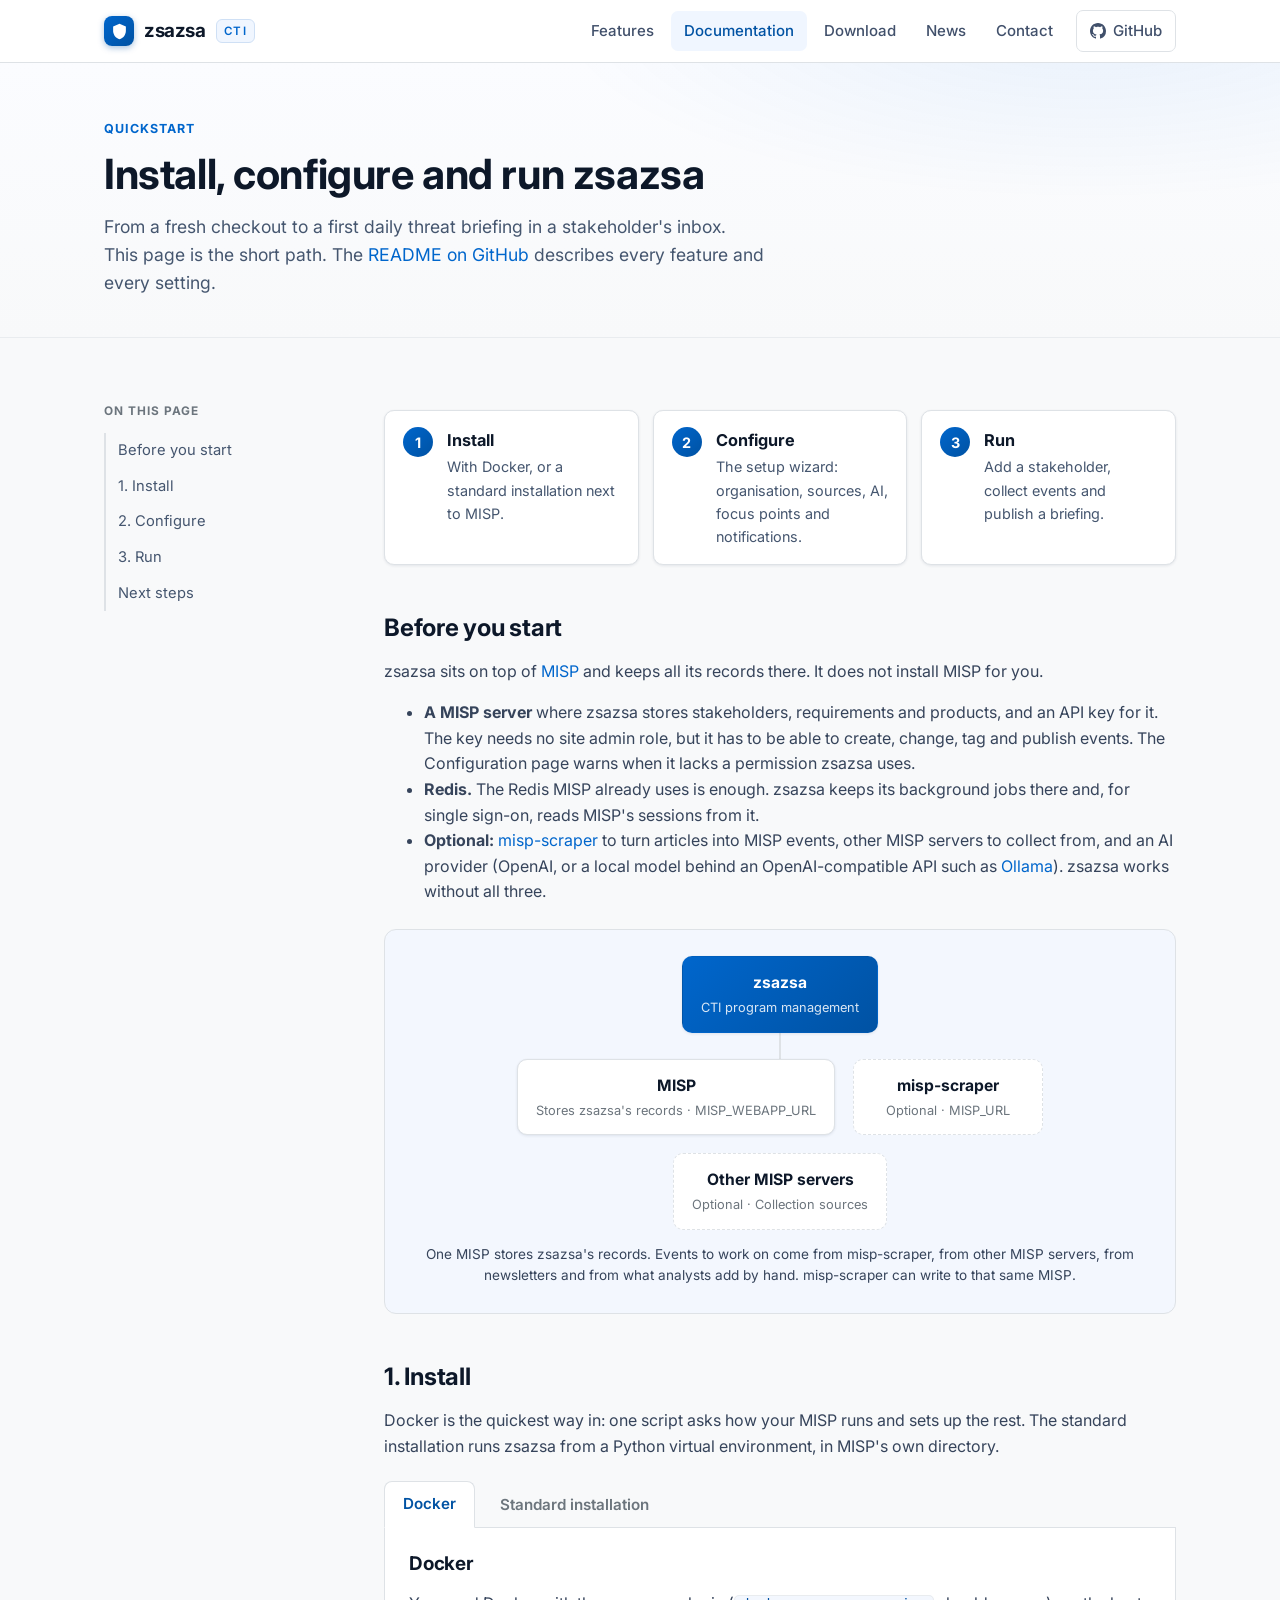
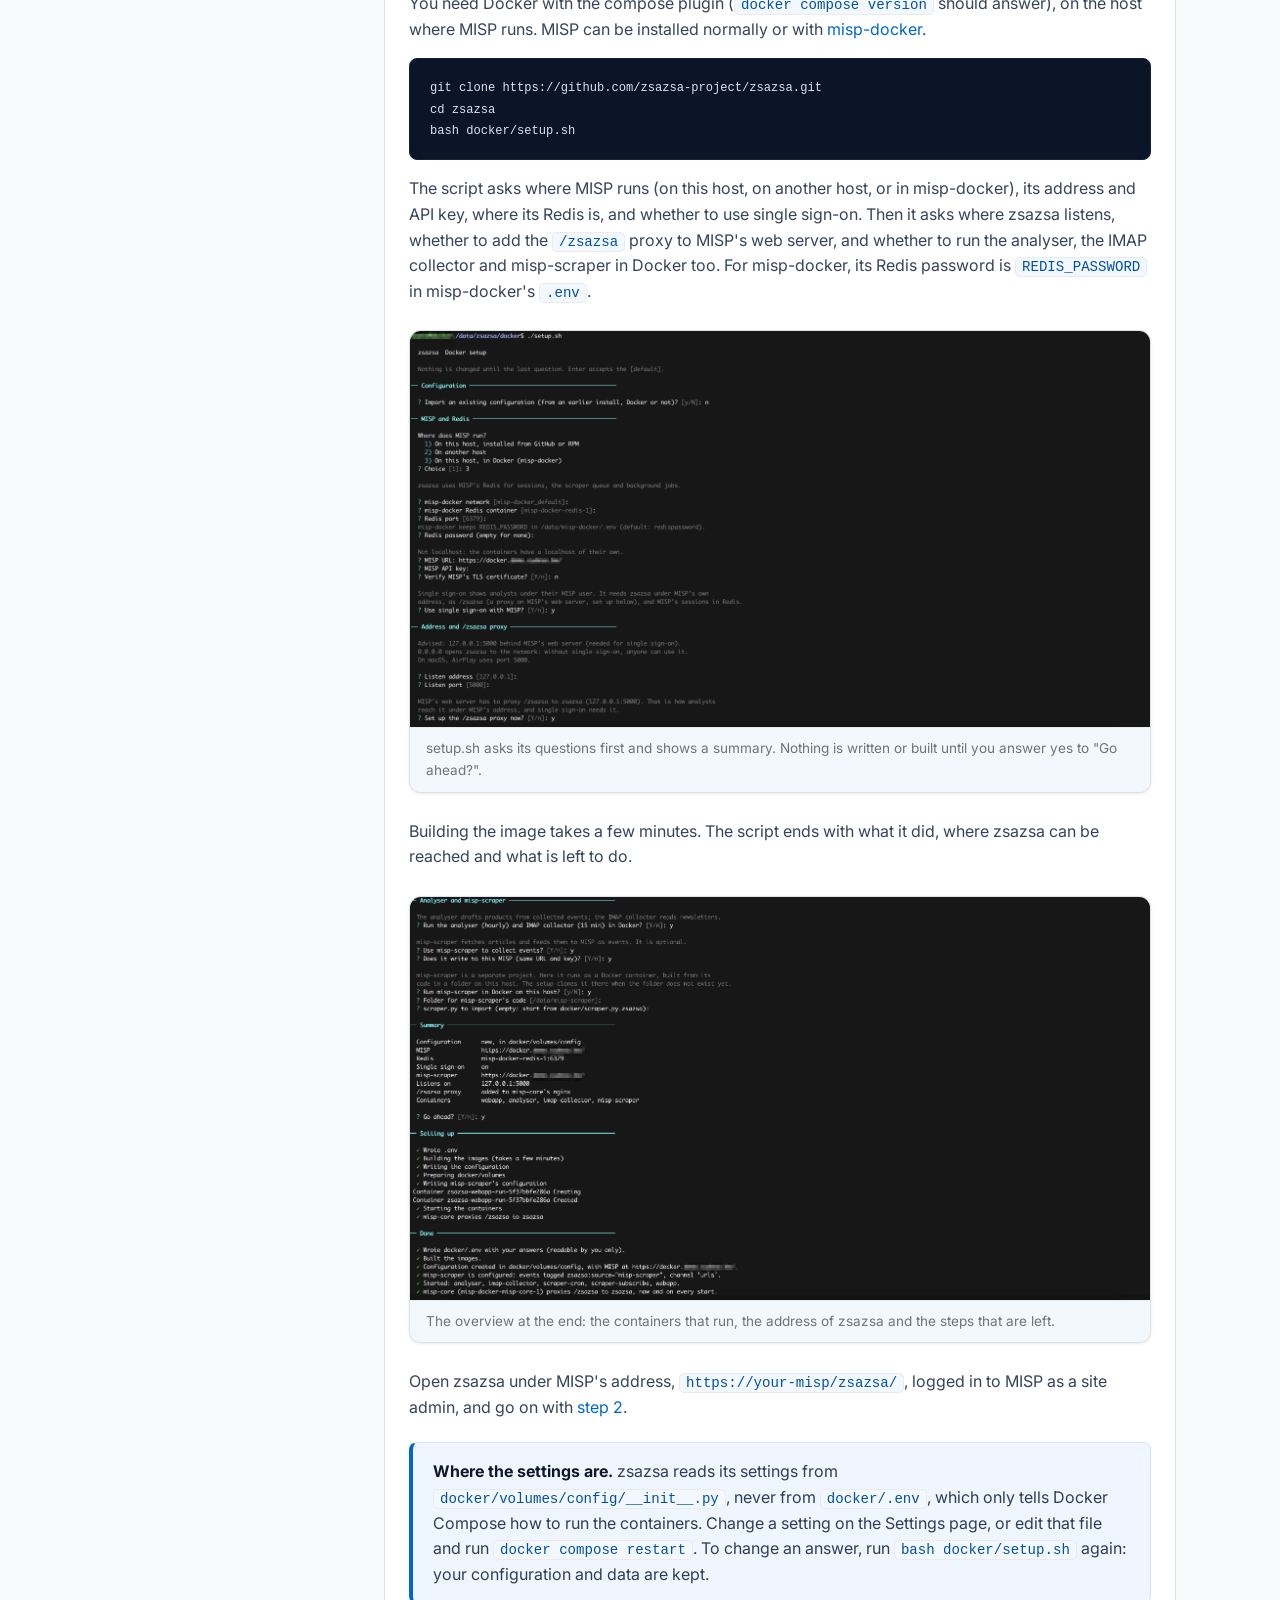
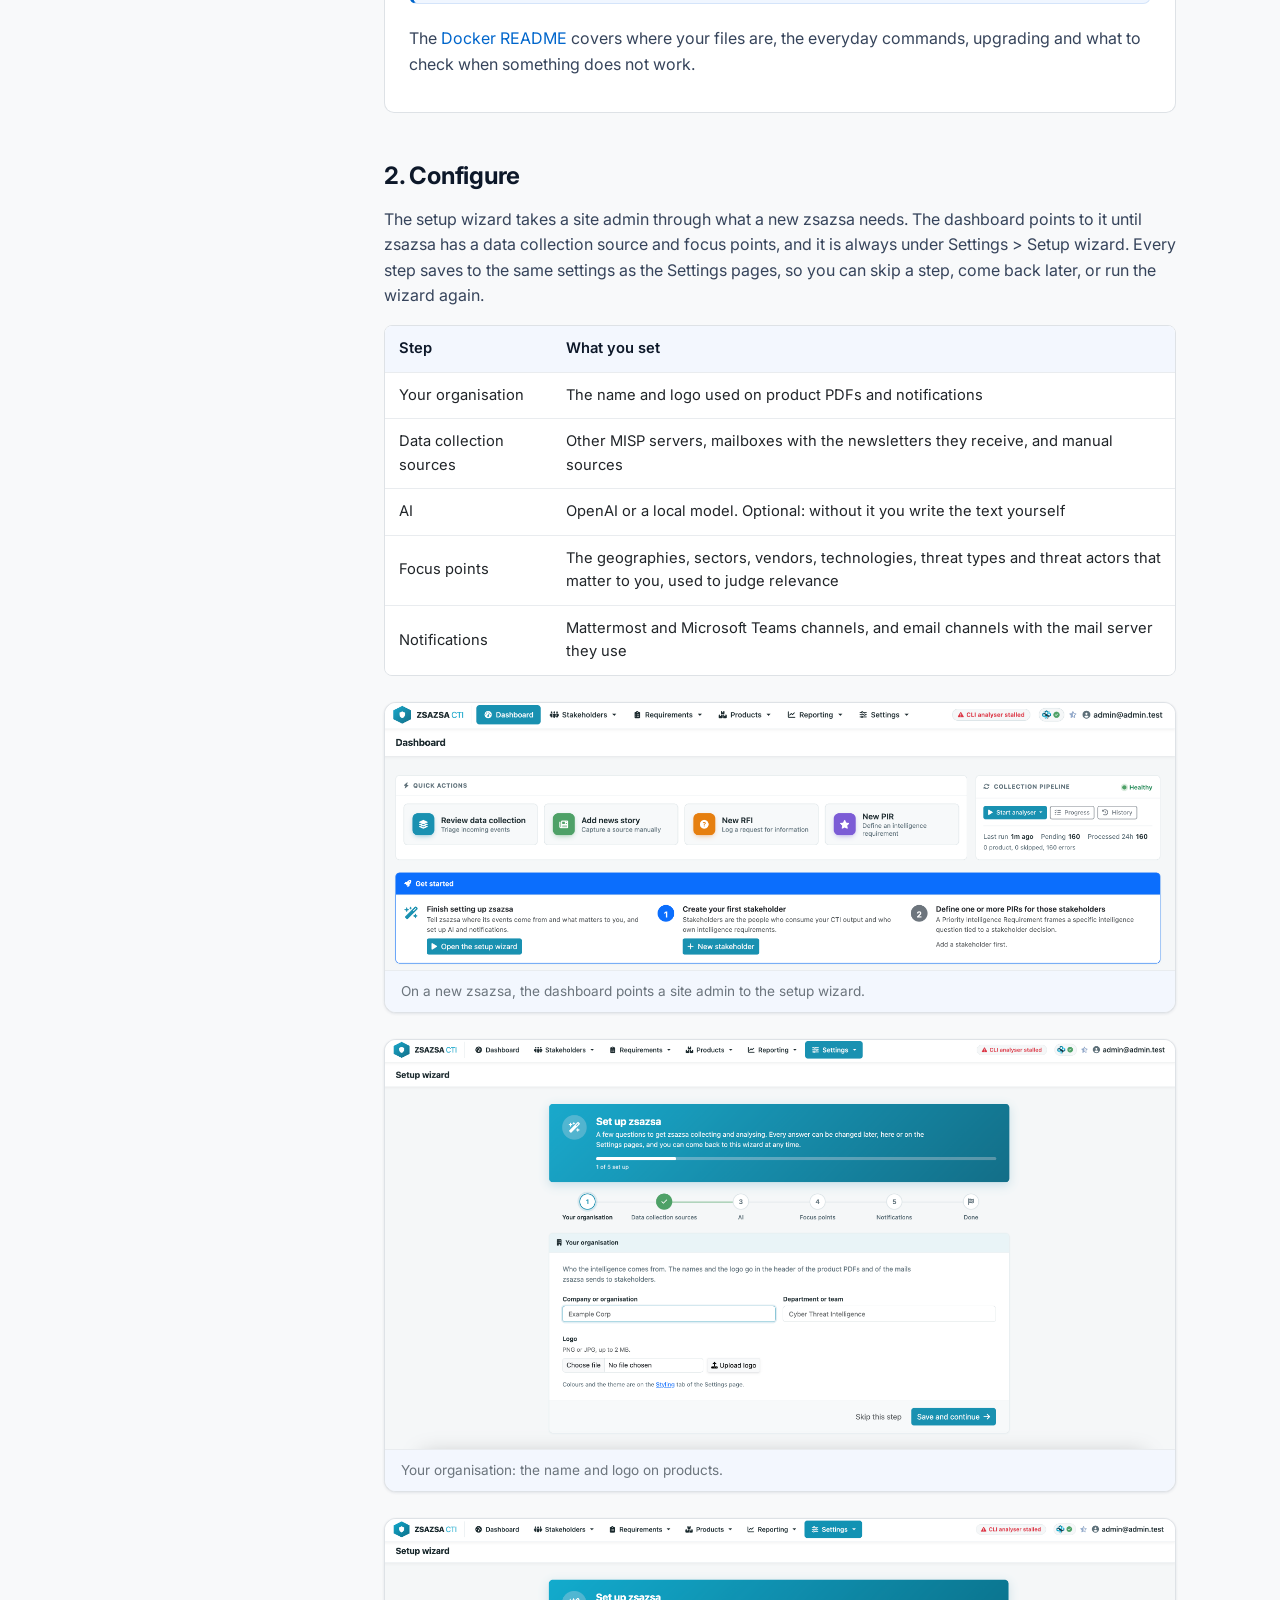
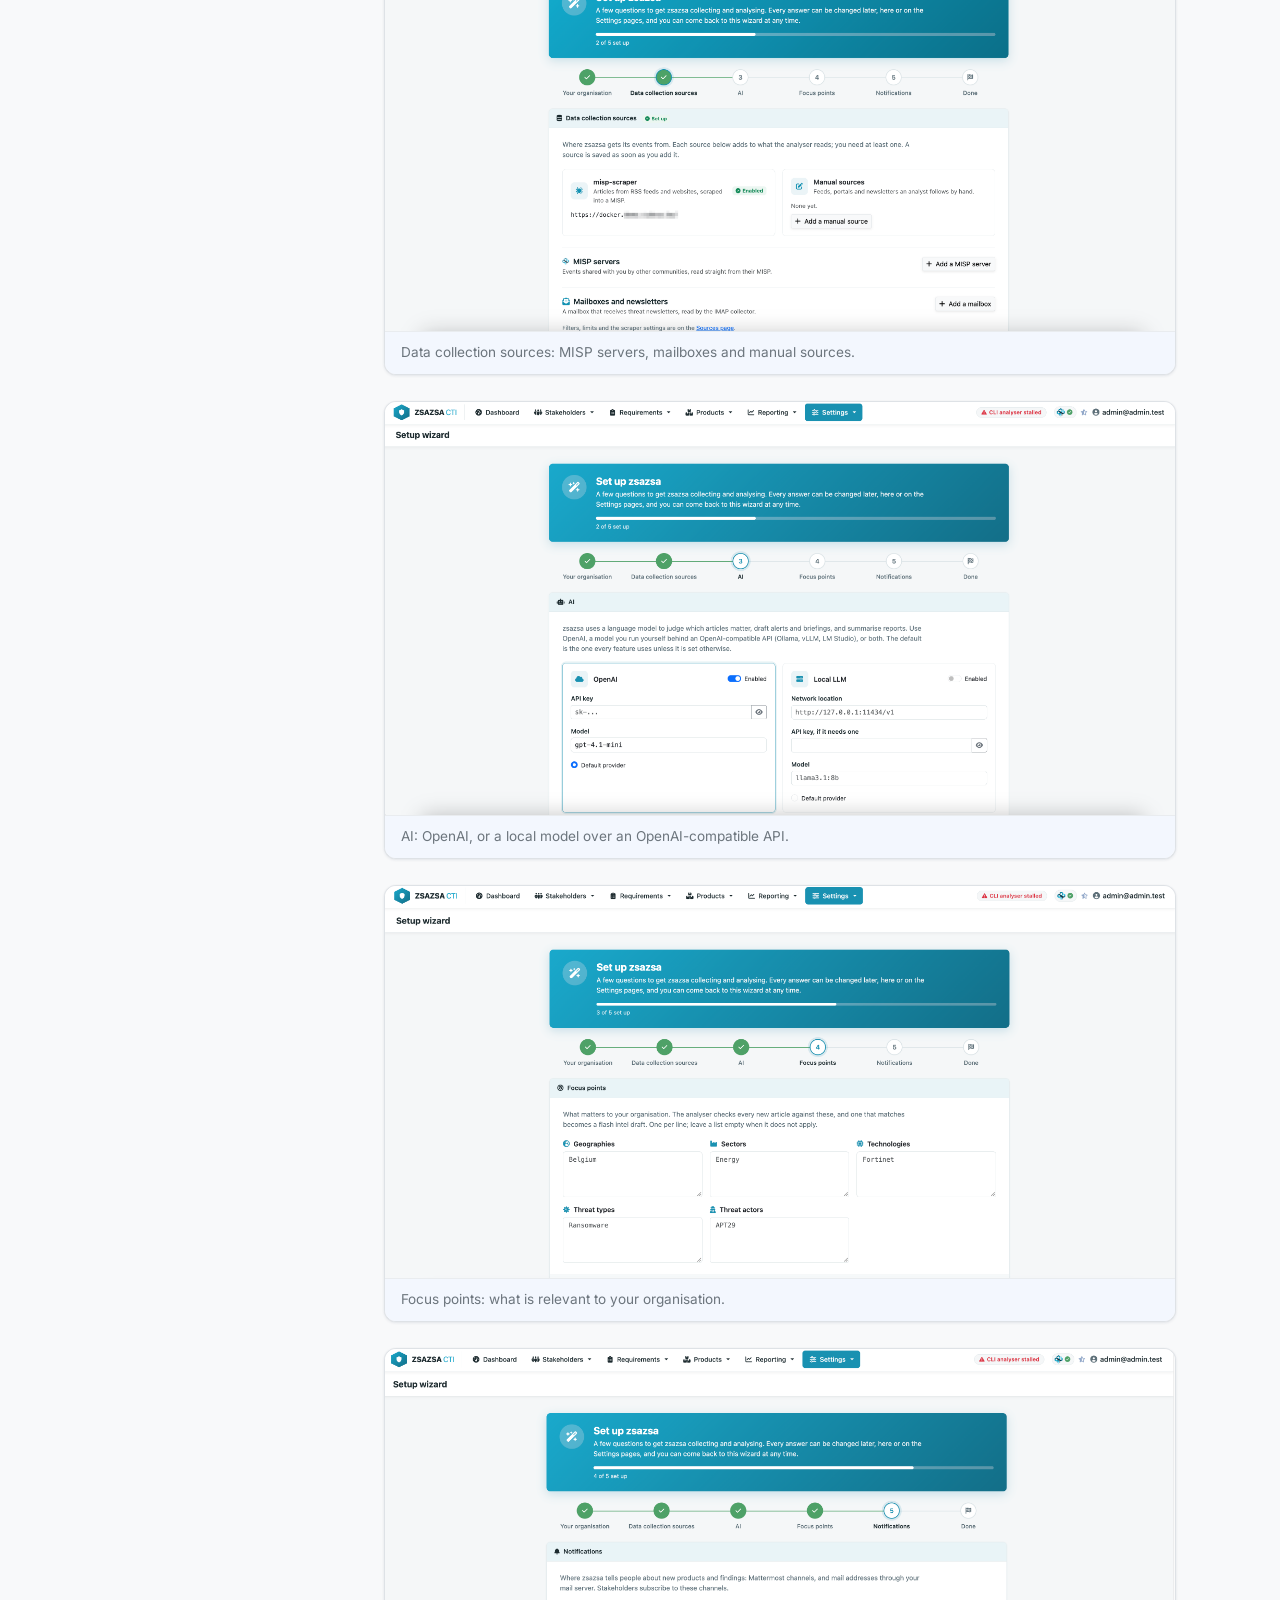
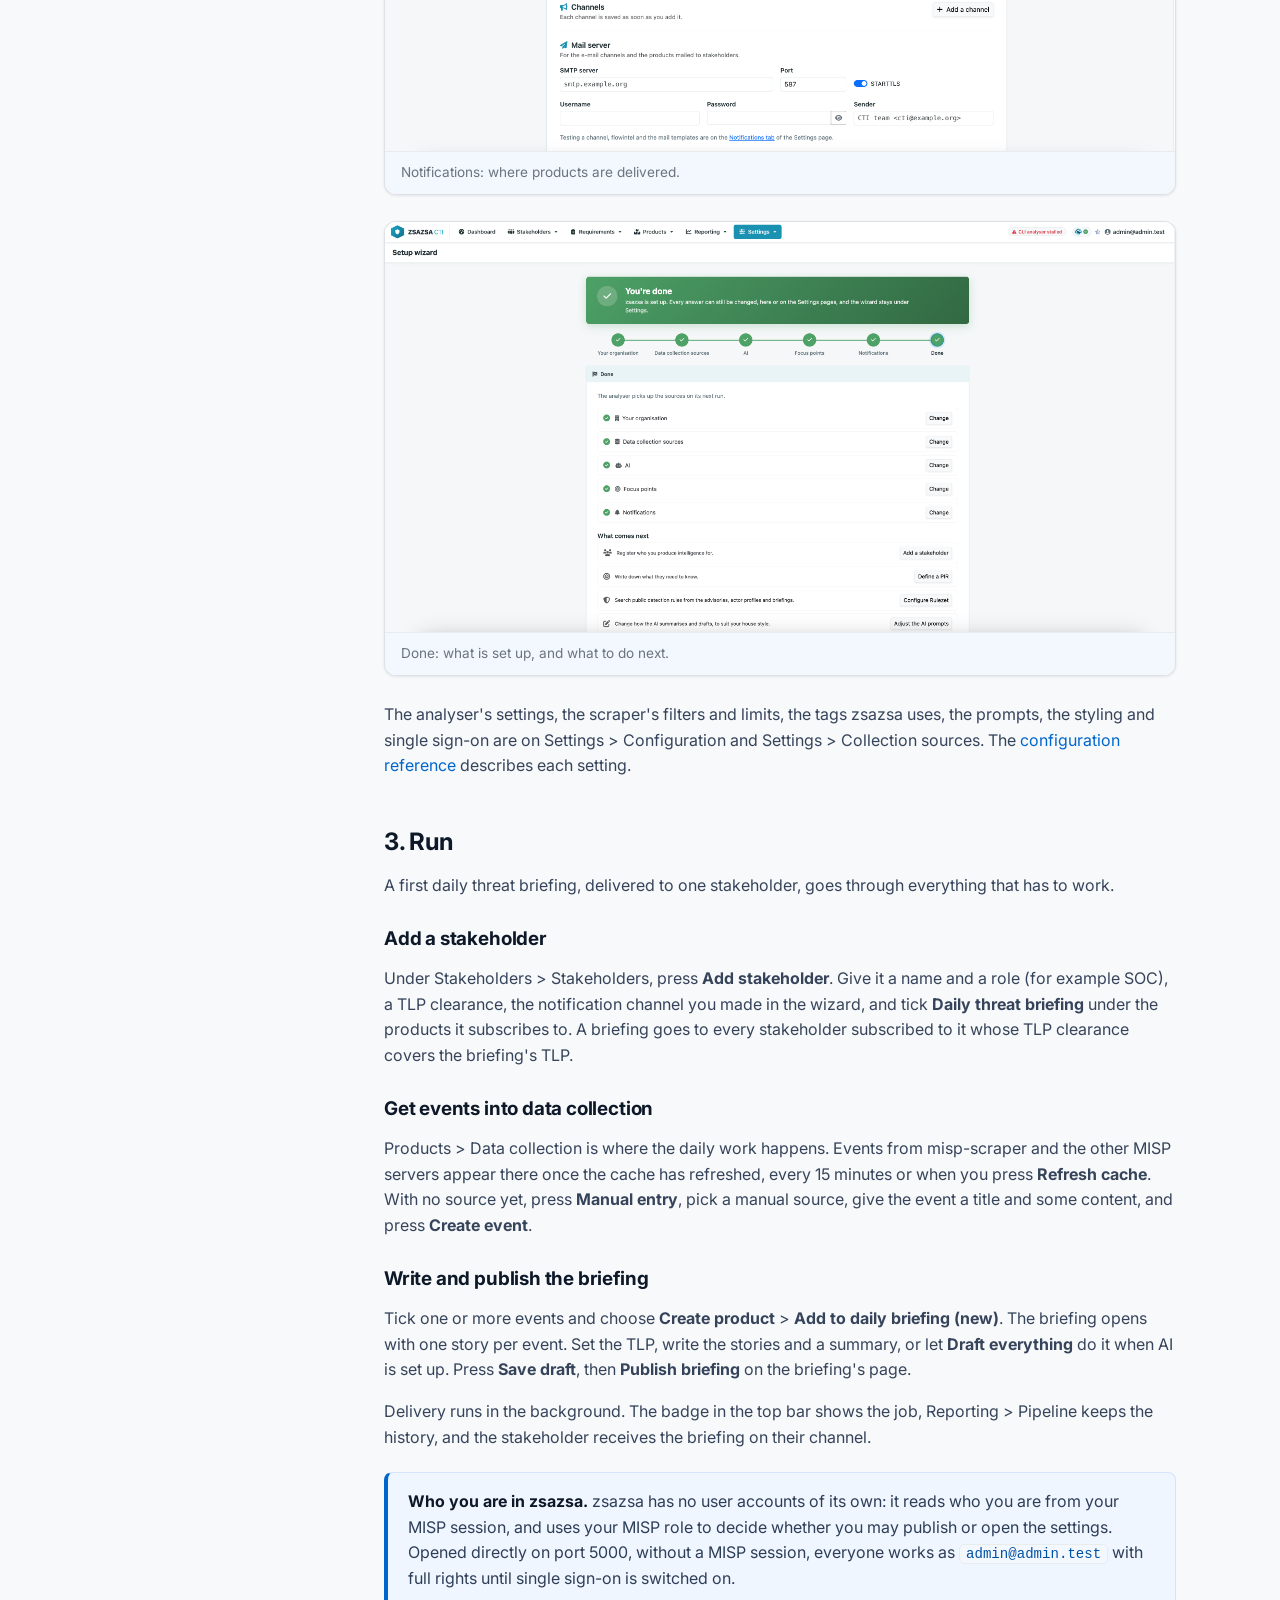
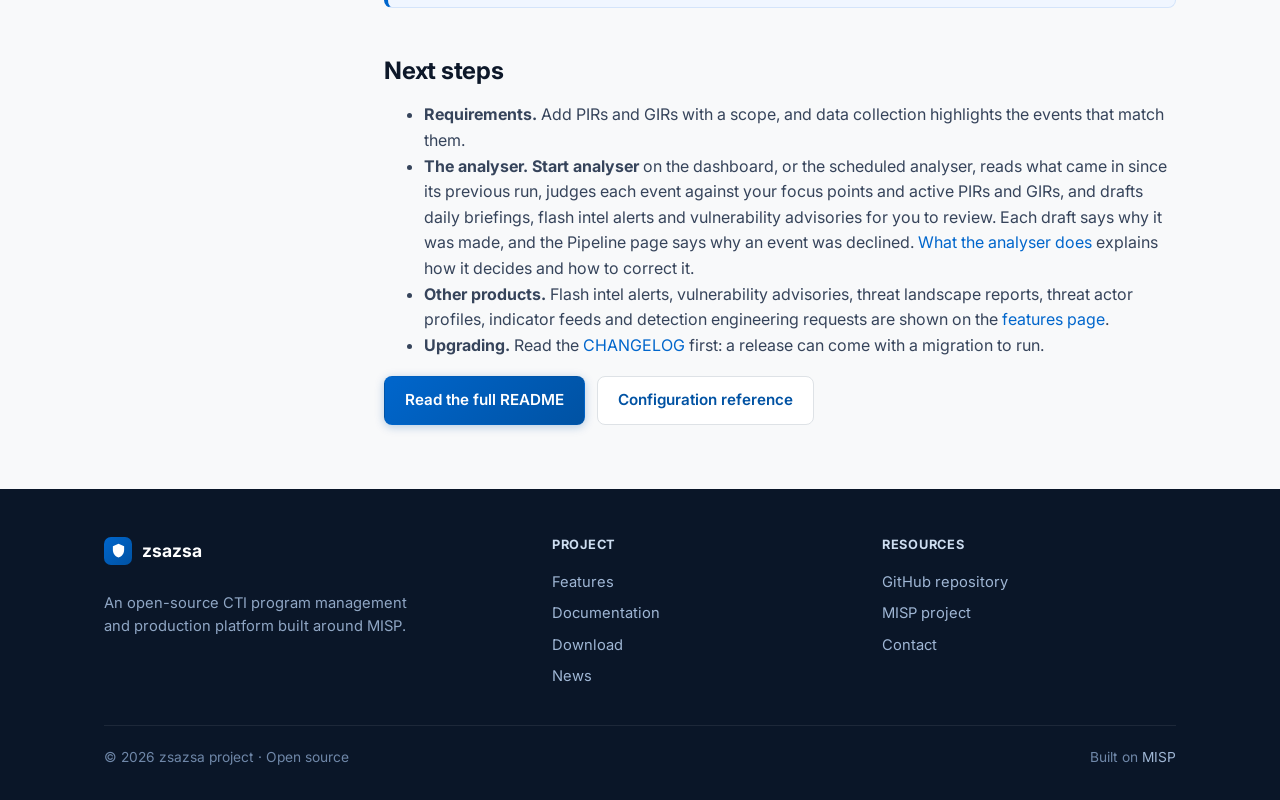
<file: documentation.html>
<!DOCTYPE html>
<html lang="en">
<head>
  <meta charset="UTF-8">
  <meta name="viewport" content="width=device-width, initial-scale=1.0">
  <title>Quickstart · zsazsa CTI</title>
  <meta name="description" content="zsazsa quickstart: install zsazsa next to MISP with Docker or a standard installation, configure it with the setup wizard, and publish a first daily threat briefing.">
  <link rel="icon" type="image/svg+xml" href="assets/img/favicon.svg">
  <link rel="preconnect" href="https://fonts.googleapis.com">
  <link rel="preconnect" href="https://fonts.gstatic.com" crossorigin>
  <link href="https://fonts.googleapis.com/css2?family=Inter:wght@400;500;600;700&display=swap" rel="stylesheet">
  <link rel="stylesheet" href="assets/css/site.css">
</head>
<body>

  <nav class="site-nav">
    <div class="nav-inner">
      <a href="index.html" class="brand">
        <span class="glyph"><svg viewBox="0 0 24 24" fill="currentColor"><path d="M12 1L3 5v6c0 5.55 3.84 10.74 9 12 5.16-1.26 9-6.45 9-12V5l-9-4z"/></svg></span>
        zsazsa <span class="sub">CTI</span>
      </a>
      <button class="nav-toggle" aria-label="Toggle navigation" onclick="document.getElementById('navlinks').classList.toggle('open')">☰</button>
      <ul class="nav-links" id="navlinks">
        <li><a href="features.html">Features</a></li>
        <li><a href="documentation.html" class="active">Documentation</a></li>
        <li><a href="download.html">Download</a></li>
        <li><a href="news.html">News</a></li>
        <li><a href="contact.html">Contact</a></li>
        <li><a href="https://github.com/zsazsa-project/zsazsa" class="gh" target="_blank" rel="noopener">
          <svg width="16" height="16" viewBox="0 0 16 16" fill="currentColor"><path d="M8 0C3.58 0 0 3.58 0 8c0 3.54 2.29 6.53 5.47 7.59.4.07.55-.17.55-.38 0-.19-.01-.82-.01-1.49-2.01.37-2.53-.49-2.69-.94-.09-.23-.48-.94-.82-1.13-.28-.15-.68-.52-.01-.53.63-.01 1.08.58 1.23.82.72 1.21 1.87.87 2.33.66.07-.52.28-.87.51-1.07-1.78-.2-3.64-.89-3.64-3.95 0-.87.31-1.59.82-2.15-.08-.2-.36-1.02.08-2.12 0 0 .67-.21 2.2.82.64-.18 1.32-.27 2-.27.68 0 1.36.09 2 .27 1.53-1.04 2.2-.82 2.2-.82.44 1.1.16 1.92.08 2.12.51.56.82 1.27.82 2.15 0 3.07-1.87 3.75-3.65 3.95.29.25.54.73.54 1.48 0 1.07-.01 1.93-.01 2.2 0 .21.15.46.55.38A8.01 8.01 0 0016 8c0-4.42-3.58-8-8-8z"/></svg>
          GitHub</a></li>
      </ul>
    </div>
  </nav>

  <header class="page-head">
    <div class="container">
      <div class="kicker">Quickstart</div>
      <h1>Install, configure and run zsazsa</h1>
      <p>From a fresh checkout to a first daily threat briefing in a stakeholder's inbox. This page is the short path. The <a href="https://github.com/zsazsa-project/zsazsa#readme" target="_blank" rel="noopener">README on GitHub</a> describes every feature and every setting.</p>
    </div>
  </header>

  <section>
    <div class="container">
      <div class="docs-layout">

        <!-- TOC -->
        <aside class="docs-toc">
          <div class="toc-title">On this page</div>
          <a href="#prereq">Before you start</a>
          <a href="#install">1. Install</a>
          <a href="#configure">2. Configure</a>
          <a href="#run">3. Run</a>
          <a href="#next">Next steps</a>
        </aside>

        <!-- Content -->
        <div class="prose">
          <ol class="steps">
            <li><a href="#install"><span class="step-title">Install</span>With Docker, or a standard installation next to MISP.</a></li>
            <li><a href="#configure"><span class="step-title">Configure</span>The setup wizard: organisation, sources, AI, focus points and notifications.</a></li>
            <li><a href="#run"><span class="step-title">Run</span>Add a stakeholder, collect events and publish a briefing.</a></li>
          </ol>

          <h2 id="prereq">Before you start</h2>
          <p>zsazsa sits on top of <a href="https://www.misp-project.org/" target="_blank" rel="noopener">MISP</a> and keeps all its records there. It does not install MISP for you.</p>
          <ul>
            <li><strong>A MISP server</strong> where zsazsa stores stakeholders, requirements and products, and an API key for it. The key needs no site admin role, but it has to be able to create, change, tag and publish events. The Configuration page warns when it lacks a permission zsazsa uses.</li>
            <li><strong>Redis.</strong> The Redis MISP already uses is enough. zsazsa keeps its background jobs there and, for single sign-on, reads MISP's sessions from it.</li>
            <li><strong>Optional:</strong> <a href="https://github.com/cudeso/misp-scraper/" target="_blank" rel="noopener">misp-scraper</a> to turn articles into MISP events, other MISP servers to collect from, and an AI provider (OpenAI, or a local model behind an OpenAI-compatible API such as <a href="https://ollama.com/" target="_blank" rel="noopener">Ollama</a>). zsazsa works without all three.</li>
          </ul>

          <div class="arch">
            <div class="arch-row">
              <div class="arch-node is-app">
                <div class="an-title">zsazsa</div>
                <div class="an-sub">CTI program management</div>
              </div>
            </div>
            <div class="arch-connector"></div>
            <div class="arch-row">
              <div class="arch-node">
                <div class="an-title">MISP</div>
                <div class="an-sub">Stores zsazsa's records · MISP_WEBAPP_URL</div>
              </div>
              <div class="arch-node is-optional">
                <div class="an-title">misp-scraper</div>
                <div class="an-sub">Optional · MISP_URL</div>
              </div>
              <div class="arch-node is-optional">
                <div class="an-title">Other MISP servers</div>
                <div class="an-sub">Optional · Collection sources</div>
              </div>
            </div>
            <p class="arch-caption">One MISP stores zsazsa's records. Events to work on come from misp-scraper, from other MISP servers, from newsletters and from what analysts add by hand. misp-scraper can write to that same MISP.</p>
          </div>

          <h2 id="install">1. Install</h2>
          <p>Docker is the quickest way in: one script asks how your MISP runs and sets up the rest. The standard installation runs zsazsa from a Python virtual environment, in MISP's own directory.</p>

          <div class="tab-list" role="tablist">
            <button type="button" role="tab" id="tab-docker" aria-controls="docker" aria-selected="true">Docker</button>
            <button type="button" role="tab" id="tab-standard" aria-controls="standard" aria-selected="false">Standard installation</button>
          </div>

          <div class="tab-panel" role="tabpanel" id="docker" aria-labelledby="tab-docker">
            <h3>Docker</h3>
            <p>You need Docker with the compose plugin (<code class="inline">docker compose version</code> should answer), on the host where MISP runs. MISP can be installed normally or with <a href="https://github.com/MISP/misp-docker" target="_blank" rel="noopener">misp-docker</a>.</p>
            <pre><code>git clone https://github.com/zsazsa-project/zsazsa.git
cd zsazsa
bash docker/setup.sh</code></pre>
            <p>The script asks where MISP runs (on this host, on another host, or in misp-docker), its address and API key, where its Redis is, and whether to use single sign-on. Then it asks where zsazsa listens, whether to add the <code class="inline">/zsazsa</code> proxy to MISP's web server, and whether to run the analyser, the IMAP collector and misp-scraper in Docker too. For misp-docker, its Redis password is <code class="inline">REDIS_PASSWORD</code> in misp-docker's <code class="inline">.env</code>.</p>

            <figure class="doc-figure">
              <img src="assets/img/setup-1.png" alt="The questions of docker/setup.sh" loading="lazy">
              <figcaption>setup.sh asks its questions first and shows a summary. Nothing is written or built until you answer yes to "Go ahead?".</figcaption>
            </figure>

            <p>Building the image takes a few minutes. The script ends with what it did, where zsazsa can be reached and what is left to do.</p>

            <figure class="doc-figure">
              <img src="assets/img/setup-2.png" alt="The overview at the end of docker/setup.sh" loading="lazy">
              <figcaption>The overview at the end: the containers that run, the address of zsazsa and the steps that are left.</figcaption>
            </figure>

            <p>Open zsazsa under MISP's address, <code class="inline">https://your-misp/zsazsa/</code>, logged in to MISP as a site admin, and go on with <a href="#configure">step 2</a>.</p>

            <div class="callout"><strong>Where the settings are.</strong> zsazsa reads its settings from <code class="inline">docker/volumes/config/__init__.py</code>, never from <code class="inline">docker/.env</code>, which only tells Docker Compose how to run the containers. Change a setting on the Settings page, or edit that file and run <code class="inline">docker compose restart</code>. To change an answer, run <code class="inline">bash docker/setup.sh</code> again: your configuration and data are kept.</div>

            <p>The <a href="https://github.com/zsazsa-project/zsazsa/blob/main/docker/README.md" target="_blank" rel="noopener">Docker README</a> covers where your files are, the everyday commands, upgrading and what to check when something does not work.</p>
          </div>

          <div class="tab-panel" role="tabpanel" id="standard" aria-labelledby="tab-standard">
            <h3>Standard installation</h3>
            <p>zsazsa needs Python 3.11 or later, with <code class="inline">venv</code> and <code class="inline">pip</code>, and the libraries WeasyPrint uses to render product PDFs. On Debian or Ubuntu:</p>
            <pre><code>sudo apt-get install python3-venv python3-pip python3-dev git \
    libcairo2 libpango-1.0-0 libpangocairo-1.0-0 libgdk-pixbuf-2.0-0 \
    libffi-dev shared-mime-info</code></pre>
            <p>Install it in MISP's custom directory, as the web user MISP runs under (<code class="inline">www-data</code> on Ubuntu):</p>
            <pre><code>sudo mkdir -p /var/www/MISP/misp-custom
sudo chown www-data:www-data /var/www/MISP/misp-custom
cd /var/www/MISP/misp-custom
sudo -u www-data git clone https://github.com/zsazsa-project/zsazsa.git zsazsa
cd zsazsa
sudo -u www-data bash docs/install.sh</code></pre>
            <p>The installer creates the virtual environment in <code class="inline">venv/</code>, installs the dependencies and writes <code class="inline">config/__init__.py</code> with a generated <code class="inline">SECRET_KEY</code>. Answer no to its certificate question: MISP's web server takes care of TLS.</p>

            <h3>The MISP connection</h3>
            <p>Set the MISP connection in <code class="inline">config/__init__.py</code>. Everything else can be done from the web interface.</p>
            <pre><code>MISP_WEBAPP_URL = 'https://misp.example.com'
MISP_WEBAPP_KEY = '&lt;API key&gt;'
MISP_WEBAPP_VERIFYCERT = True

# With misp-scraper: the MISP it writes to (it can be the one above)
MISP_URL = 'https://misp.example.com'
MISP_KEY = '&lt;API key&gt;'
# Without misp-scraper:
# MISP_SCRAPER_ENABLED = False</code></pre>

            <h3>Serve it under MISP's address</h3>
            <p>Analysts open zsazsa as <code class="inline">https://misp.example.com/zsazsa</code>. Being under MISP's own address is what makes single sign-on work: the browser only sends MISP's session cookie to that address. Enable the proxy modules with <code class="inline">sudo a2enmod proxy proxy_http headers</code>, then add this inside the <code class="inline">&lt;VirtualHost *:443&gt;</code> block of MISP's Apache configuration and reload Apache:</p>
            <pre><code># zsazsa CTI application
ProxyPreserveHost On
RequestHeader set X-Forwarded-Prefix "/zsazsa"
RequestHeader set X-Forwarded-Proto "https"

ProxyPass        /zsazsa  http://127.0.0.1:5000/ timeout=300
ProxyPassReverse /zsazsa  http://127.0.0.1:5000/</code></pre>

            <h3>Keep it running</h3>
            <p>Run zsazsa as a service, listening on 127.0.0.1 only. The template has the paths for the installation above; uncomment its <code class="inline">ZSAZSA_BIND=127.0.0.1</code> line. It also reads <code class="inline">/etc/environment</code>, so an outbound proxy set there reaches zsazsa.</p>
            <pre><code>sudo cp docs/zsazsa.service.template /etc/systemd/system/zsazsa.service
sudo systemctl daemon-reload
sudo systemctl enable --now zsazsa.service</code></pre>
            <p>The analyser and the IMAP collector run from the web user's crontab:</p>
            <pre><code>15 * * * *   cd /var/www/MISP/misp-custom/zsazsa &amp;&amp; venv/bin/python run_analyser.py
*/15 * * * * cd /var/www/MISP/misp-custom/zsazsa &amp;&amp; venv/bin/python run_imap_collector.py</code></pre>
            <p>Open <code class="inline">https://misp.example.com/zsazsa/</code>, logged in to MISP as a site admin, and go on with <a href="#configure">step 2</a>.</p>
            <p><a href="https://github.com/zsazsa-project/zsazsa/blob/main/INSTALL.md" target="_blank" rel="noopener">INSTALL.md</a> has the details: other distributions, single sign-on and its Redis requirements, a MISP whose certificate comes from your own CA, and upgrading.</p>
          </div>

          <h2 id="configure">2. Configure</h2>
          <p>The setup wizard takes a site admin through what a new zsazsa needs. The dashboard points to it until zsazsa has a data collection source and focus points, and it is always under Settings &gt; Setup wizard. Every step saves to the same settings as the Settings pages, so you can skip a step, come back later, or run the wizard again.</p>

          <div class="table-wrap">
            <table class="tbl">
              <thead><tr><th>Step</th><th>What you set</th></tr></thead>
              <tbody>
                <tr><td>Your organisation</td><td>The name and logo used on product PDFs and notifications</td></tr>
                <tr><td>Data collection sources</td><td>Other MISP servers, mailboxes with the newsletters they receive, and manual sources</td></tr>
                <tr><td>AI</td><td>OpenAI or a local model. Optional: without it you write the text yourself</td></tr>
                <tr><td>Focus points</td><td>The geographies, sectors, vendors, technologies, threat types and threat actors that matter to you, used to judge relevance</td></tr>
                <tr><td>Notifications</td><td>Mattermost and Microsoft Teams channels, and email channels with the mail server they use</td></tr>
              </tbody>
            </table>
          </div>

          <figure class="doc-figure">
            <img src="assets/img/wizard-1.png" alt="The dashboard pointing to the setup wizard" loading="lazy">
            <figcaption>On a new zsazsa, the dashboard points a site admin to the setup wizard.</figcaption>
          </figure>
          <figure class="doc-figure">
            <img src="assets/img/wizard-2.png" alt="Setup wizard: your organisation" loading="lazy">
            <figcaption>Your organisation: the name and logo on products.</figcaption>
          </figure>
          <figure class="doc-figure">
            <img src="assets/img/wizard-3.png" alt="Setup wizard: data collection sources" loading="lazy">
            <figcaption>Data collection sources: MISP servers, mailboxes and manual sources.</figcaption>
          </figure>
          <figure class="doc-figure">
            <img src="assets/img/wizard-4.png" alt="Setup wizard: AI" loading="lazy">
            <figcaption>AI: OpenAI, or a local model over an OpenAI-compatible API.</figcaption>
          </figure>
          <figure class="doc-figure">
            <img src="assets/img/wizard-5.png" alt="Setup wizard: focus points" loading="lazy">
            <figcaption>Focus points: what is relevant to your organisation.</figcaption>
          </figure>
          <figure class="doc-figure">
            <img src="assets/img/wizard-6.png" alt="Setup wizard: notifications" loading="lazy">
            <figcaption>Notifications: where products are delivered.</figcaption>
          </figure>
          <figure class="doc-figure">
            <img src="assets/img/wizard-7.png" alt="Setup wizard: done" loading="lazy">
            <figcaption>Done: what is set up, and what to do next.</figcaption>
          </figure>

          <p>The analyser's settings, the scraper's filters and limits, the tags zsazsa uses, the prompts, the styling and single sign-on are on Settings &gt; Configuration and Settings &gt; Collection sources. The <a href="https://github.com/zsazsa-project/zsazsa#configuration" target="_blank" rel="noopener">configuration reference</a> describes each setting.</p>

          <h2 id="run">3. Run</h2>
          <p>A first daily threat briefing, delivered to one stakeholder, goes through everything that has to work.</p>

          <h3>Add a stakeholder</h3>
          <p>Under Stakeholders &gt; Stakeholders, press <strong>Add stakeholder</strong>. Give it a name and a role (for example SOC), a TLP clearance, the notification channel you made in the wizard, and tick <strong>Daily threat briefing</strong> under the products it subscribes to. A briefing goes to every stakeholder subscribed to it whose TLP clearance covers the briefing's TLP.</p>

          <h3>Get events into data collection</h3>
          <p>Products &gt; Data collection is where the daily work happens. Events from misp-scraper and the other MISP servers appear there once the cache has refreshed, every 15 minutes or when you press <strong>Refresh cache</strong>. With no source yet, press <strong>Manual entry</strong>, pick a manual source, give the event a title and some content, and press <strong>Create event</strong>.</p>

          <h3>Write and publish the briefing</h3>
          <p>Tick one or more events and choose <strong>Create product</strong> &gt; <strong>Add to daily briefing (new)</strong>. The briefing opens with one story per event. Set the TLP, write the stories and a summary, or let <strong>Draft everything</strong> do it when AI is set up. Press <strong>Save draft</strong>, then <strong>Publish briefing</strong> on the briefing's page.</p>
          <p>Delivery runs in the background. The badge in the top bar shows the job, Reporting &gt; Pipeline keeps the history, and the stakeholder receives the briefing on their channel.</p>

          <div class="callout"><strong>Who you are in zsazsa.</strong> zsazsa has no user accounts of its own: it reads who you are from your MISP session, and uses your MISP role to decide whether you may publish or open the settings. Opened directly on port 5000, without a MISP session, everyone works as <code class="inline">admin@admin.test</code> with full rights until single sign-on is switched on.</div>

          <h2 id="next">Next steps</h2>
          <ul>
            <li><strong>Requirements.</strong> Add PIRs and GIRs with a scope, and data collection highlights the events that match them.</li>
            <li><strong>The analyser.</strong> <strong>Start analyser</strong> on the dashboard, or the scheduled analyser, reads what came in since its previous run, judges each event against your focus points and active PIRs and GIRs, and drafts daily briefings, flash intel alerts and vulnerability advisories for you to review. Each draft says why it was made, and the Pipeline page says why an event was declined. <a href="https://github.com/zsazsa-project/zsazsa#what-the-analyser-does" target="_blank" rel="noopener">What the analyser does</a> explains how it decides and how to correct it.</li>
            <li><strong>Other products.</strong> Flash intel alerts, vulnerability advisories, threat landscape reports, threat actor profiles, indicator feeds and detection engineering requests are shown on the <a href="features.html">features page</a>.</li>
            <li><strong>Upgrading.</strong> Read the <a href="https://github.com/zsazsa-project/zsazsa/blob/main/CHANGELOG.md" target="_blank" rel="noopener">CHANGELOG</a> first: a release can come with a migration to run.</li>
          </ul>
          <div style="display:flex; gap:12px; flex-wrap:wrap; margin-top:18px;">
            <a href="https://github.com/zsazsa-project/zsazsa#readme" class="btn btn-primary" target="_blank" rel="noopener">Read the full README</a>
            <a href="https://github.com/zsazsa-project/zsazsa#configuration" class="btn btn-ghost" target="_blank" rel="noopener">Configuration reference</a>
          </div>
        </div>

      </div>
    </div>
  </section>

  <footer class="site-footer">
    <div class="container">
      <div class="foot-grid">
        <div>
          <span class="foot-brand">
            <span class="glyph"><svg viewBox="0 0 24 24" fill="currentColor"><path d="M12 1L3 5v6c0 5.55 3.84 10.74 9 12 5.16-1.26 9-6.45 9-12V5l-9-4z"/></svg></span>
            zsazsa
          </span>
          <p class="foot-about">An open-source CTI program management and production platform built around MISP.</p>
        </div>
        <div>
          <h4>Project</h4>
          <a href="features.html">Features</a>
          <a href="documentation.html">Documentation</a>
          <a href="download.html">Download</a>
          <a href="news.html">News</a>
        </div>
        <div>
          <h4>Resources</h4>
          <a href="https://github.com/zsazsa-project/zsazsa" target="_blank" rel="noopener">GitHub repository</a>
          <a href="https://www.misp-project.org/" target="_blank" rel="noopener">MISP project</a>
          <a href="contact.html">Contact</a>
        </div>
      </div>
      <div class="foot-bottom">
        <span>© <span id="year"></span> zsazsa project · Open source</span>
        <span>Built on <a href="https://www.misp-project.org/" target="_blank" rel="noopener" style="display:inline;">MISP</a></span>
      </div>
    </div>
  </footer>

  <script>
    document.getElementById('year').textContent = new Date().getFullYear();

    // Docker or standard installation. #docker and #standard in the address
    // open that tab, so the choice can be linked to.
    (function () {
      var list = document.querySelector('.tab-list');
      var tabs = list.querySelectorAll('[role="tab"]');
      function show(id) {
        tabs.forEach(function (tab) {
          var on = tab.getAttribute('aria-controls') === id;
          tab.setAttribute('aria-selected', on ? 'true' : 'false');
          document.getElementById(tab.getAttribute('aria-controls')).hidden = !on;
        });
      }
      tabs.forEach(function (tab) {
        tab.addEventListener('click', function () {
          var id = tab.getAttribute('aria-controls');
          show(id);
          history.replaceState(null, '', '#' + id);
        });
      });
      list.classList.add('ready');
      var wanted = location.hash.slice(1);
      show(wanted === 'standard' ? 'standard' : 'docker');
      if (wanted === 'docker' || wanted === 'standard') {
        document.getElementById('install').scrollIntoView();
      }
    })();
  </script>
</body>
</html>
</file>
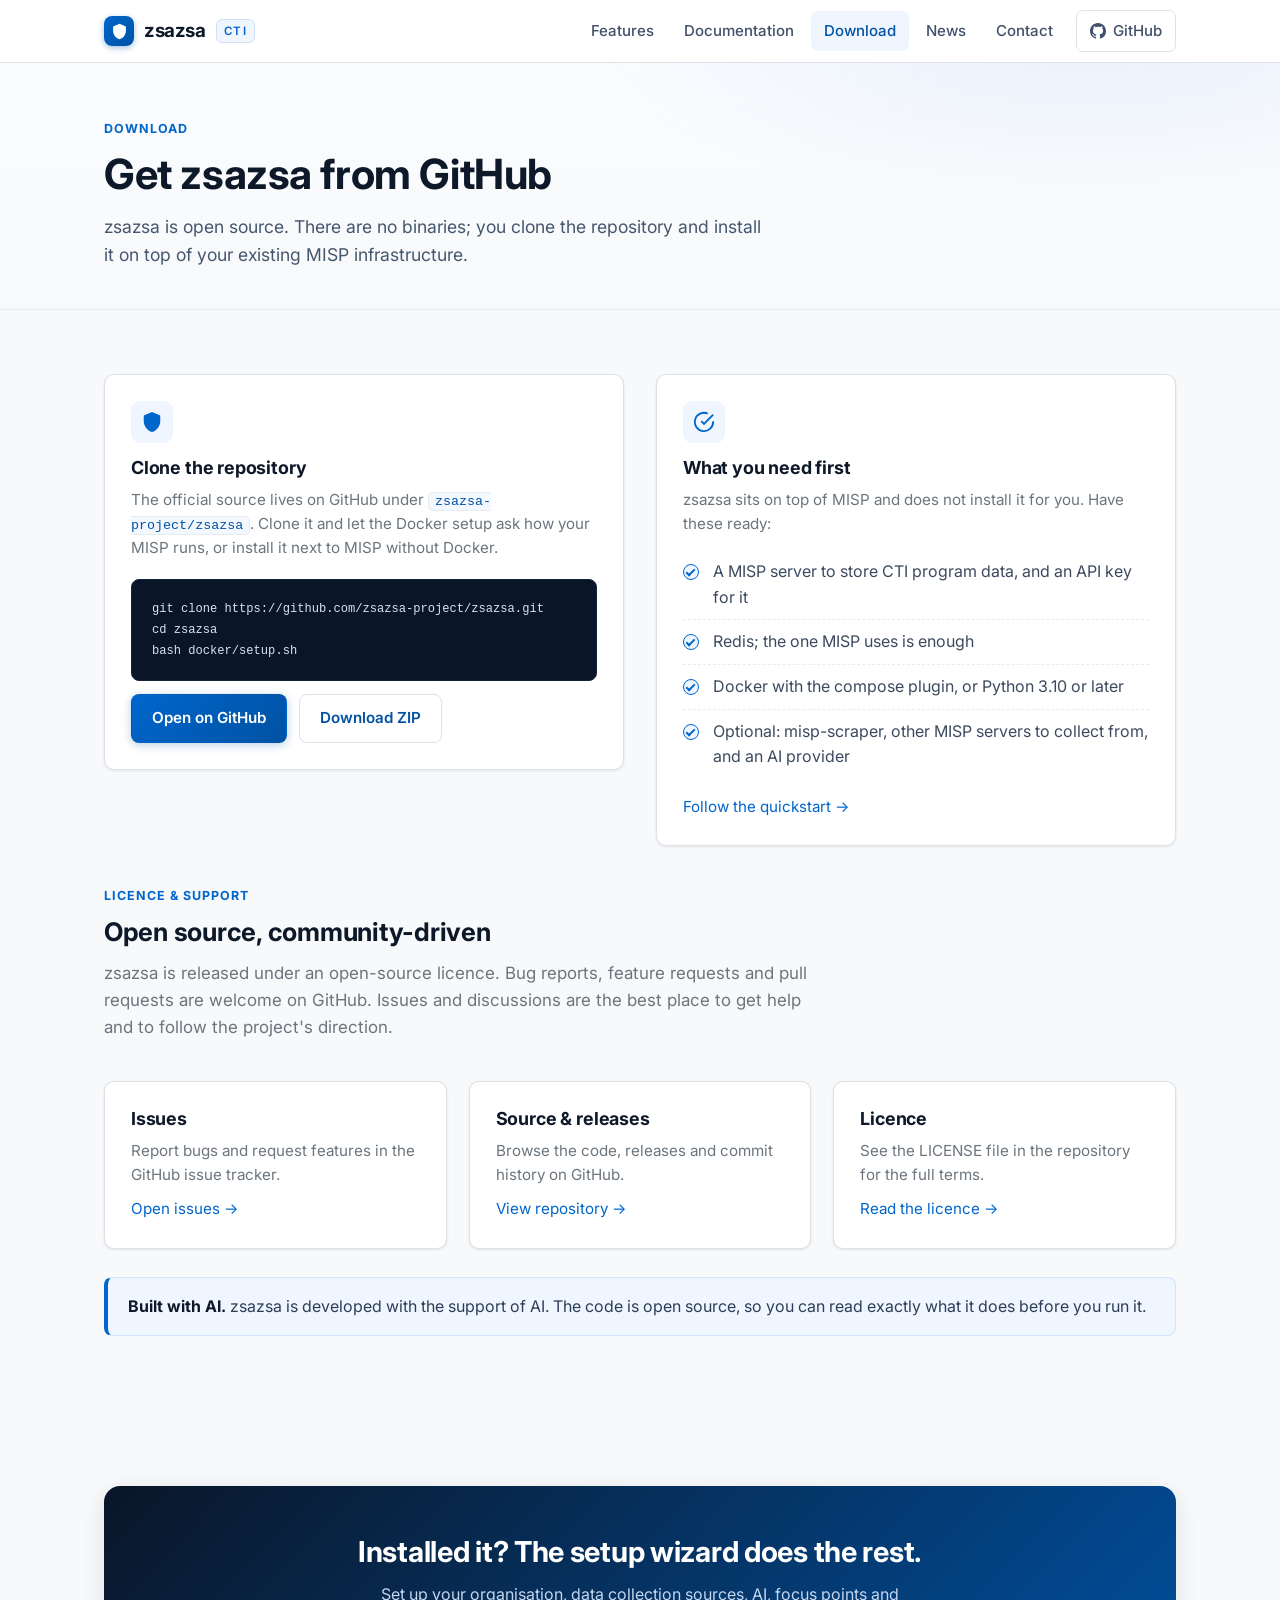
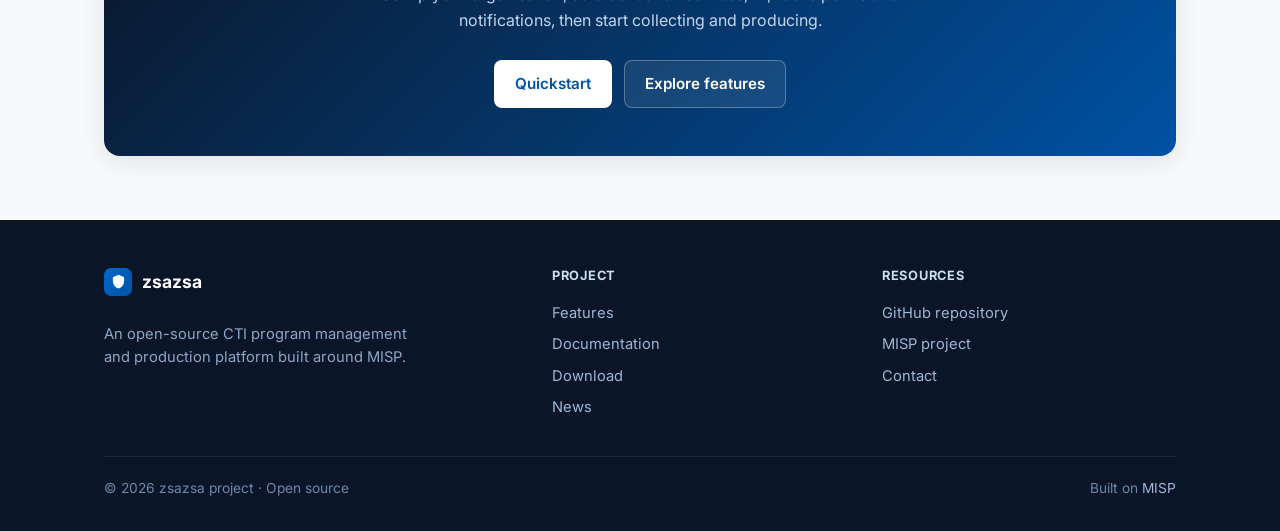
<file: download.html>
<!DOCTYPE html>
<html lang="en">
<head>
  <meta charset="UTF-8">
  <meta name="viewport" content="width=device-width, initial-scale=1.0">
  <title>Download · zsazsa CTI</title>
  <meta name="description" content="Download zsazsa from GitHub. Clone the open-source repository and install it on top of your existing MISP infrastructure.">
  <link rel="icon" type="image/svg+xml" href="assets/img/favicon.svg">
  <link rel="preconnect" href="https://fonts.googleapis.com">
  <link rel="preconnect" href="https://fonts.gstatic.com" crossorigin>
  <link href="https://fonts.googleapis.com/css2?family=Inter:wght@400;500;600;700&display=swap" rel="stylesheet">
  <link rel="stylesheet" href="assets/css/site.css">
</head>
<body>

  <nav class="site-nav">
    <div class="nav-inner">
      <a href="index.html" class="brand">
        <span class="glyph"><svg viewBox="0 0 24 24" fill="currentColor"><path d="M12 1L3 5v6c0 5.55 3.84 10.74 9 12 5.16-1.26 9-6.45 9-12V5l-9-4z"/></svg></span>
        zsazsa <span class="sub">CTI</span>
      </a>
      <button class="nav-toggle" aria-label="Toggle navigation" onclick="document.getElementById('navlinks').classList.toggle('open')">☰</button>
      <ul class="nav-links" id="navlinks">
        <li><a href="features.html">Features</a></li>
        <li><a href="documentation.html">Documentation</a></li>
        <li><a href="download.html" class="active">Download</a></li>
        <li><a href="news.html">News</a></li>
        <li><a href="contact.html">Contact</a></li>
        <li><a href="https://github.com/zsazsa-project/zsazsa" class="gh" target="_blank" rel="noopener">
          <svg width="16" height="16" viewBox="0 0 16 16" fill="currentColor"><path d="M8 0C3.58 0 0 3.58 0 8c0 3.54 2.29 6.53 5.47 7.59.4.07.55-.17.55-.38 0-.19-.01-.82-.01-1.49-2.01.37-2.53-.49-2.69-.94-.09-.23-.48-.94-.82-1.13-.28-.15-.68-.52-.01-.53.63-.01 1.08.58 1.23.82.72 1.21 1.87.87 2.33.66.07-.52.28-.87.51-1.07-1.78-.2-3.64-.89-3.64-3.95 0-.87.31-1.59.82-2.15-.08-.2-.36-1.02.08-2.12 0 0 .67-.21 2.2.82.64-.18 1.32-.27 2-.27.68 0 1.36.09 2 .27 1.53-1.04 2.2-.82 2.2-.82.44 1.1.16 1.92.08 2.12.51.56.82 1.27.82 2.15 0 3.07-1.87 3.75-3.65 3.95.29.25.54.73.54 1.48 0 1.07-.01 1.93-.01 2.2 0 .21.15.46.55.38A8.01 8.01 0 0016 8c0-4.42-3.58-8-8-8z"/></svg>
          GitHub</a></li>
      </ul>
    </div>
  </nav>

  <header class="page-head">
    <div class="container">
      <div class="kicker">Download</div>
      <h1>Get zsazsa from GitHub</h1>
      <p>zsazsa is open source. There are no binaries; you clone the repository and install it on top of your existing MISP infrastructure.</p>
    </div>
  </header>

  <section>
    <div class="container">
      <div class="grid grid-2" style="gap:32px; align-items:start;">

        <div class="card">
          <span class="feat-icon"><svg viewBox="0 0 24 24" fill="currentColor"><path d="M12 1L3 5v6c0 5.55 3.84 10.74 9 12 5.16-1.26 9-6.45 9-12V5l-9-4z"/></svg></span>
          <h3>Clone the repository</h3>
          <p style="margin-bottom:18px;">The official source lives on GitHub under <code class="inline">zsazsa-project/zsazsa</code>. Clone it and let the Docker setup ask how your MISP runs, or install it next to MISP without Docker.</p>
          <div class="prose" style="max-width:none;">
            <pre><code>git clone https://github.com/zsazsa-project/zsazsa.git
cd zsazsa
bash docker/setup.sh</code></pre>
          </div>
          <div style="display:flex; gap:12px; flex-wrap:wrap; margin-top:6px;">
            <a href="https://github.com/zsazsa-project/zsazsa/" class="btn btn-primary" target="_blank" rel="noopener">Open on GitHub</a>
            <a href="https://github.com/zsazsa-project/zsazsa/archive/refs/heads/main.zip" class="btn btn-ghost" target="_blank" rel="noopener">Download ZIP</a>
          </div>
        </div>

        <div class="card">
          <span class="feat-icon"><svg viewBox="0 0 24 24" fill="none" stroke="currentColor" stroke-width="2"><path d="M22 11.08V12a10 10 0 1 1-5.93-9.14"/><path d="M22 4L12 14.01l-3-3"/></svg></span>
          <h3>What you need first</h3>
          <p style="margin-bottom:14px;">zsazsa sits on top of MISP and does not install it for you. Have these ready:</p>
          <ul class="tick-list">
            <li>A MISP server to store CTI program data, and an API key for it</li>
            <li>Redis; the one MISP uses is enough</li>
            <li>Docker with the compose plugin, or Python 3.10 or later</li>
            <li>Optional: misp-scraper, other MISP servers to collect from, and an AI provider</li>
          </ul>
          <p style="margin-top:16px;"><a href="documentation.html">Follow the quickstart →</a></p>
        </div>

      </div>

      <div style="margin-top:40px;">
        <div class="section-head">
          <div class="kicker">Licence &amp; support</div>
          <h2 style="font-size:1.6rem;">Open source, community-driven</h2>
          <p>zsazsa is released under an open-source licence. Bug reports, feature requests and pull requests are welcome on GitHub. Issues and discussions are the best place to get help and to follow the project's direction.</p>
        </div>
        <div class="grid grid-3">
          <div class="card"><h3>Issues</h3><p>Report bugs and request features in the GitHub issue tracker.</p><p style="margin-top:10px;"><a href="https://github.com/zsazsa-project/zsazsa/issues" target="_blank" rel="noopener">Open issues →</a></p></div>
          <div class="card"><h3>Source &amp; releases</h3><p>Browse the code, releases and commit history on GitHub.</p><p style="margin-top:10px;"><a href="https://github.com/zsazsa-project/zsazsa/" target="_blank" rel="noopener">View repository →</a></p></div>
          <div class="card"><h3>Licence</h3><p>See the LICENSE file in the repository for the full terms.</p><p style="margin-top:10px;"><a href="https://github.com/zsazsa-project/zsazsa/blob/main/LICENSE" target="_blank" rel="noopener">Read the licence →</a></p></div>
        </div>

        <div class="callout" style="margin-top:28px;">
          <strong>Built with AI.</strong> zsazsa is developed with the support of AI. The code is open source, so you can read exactly what it does before you run it.
        </div>
      </div>
    </div>
  </section>

  <section>
    <div class="container">
      <div class="cta">
        <h2>Installed it? The setup wizard does the rest.</h2>
        <p>Set up your organisation, data collection sources, AI, focus points and notifications, then start collecting and producing.</p>
        <div style="display:flex; gap:12px; justify-content:center; flex-wrap:wrap;">
          <a href="documentation.html#configure" class="btn btn-light">Quickstart</a>
          <a href="features.html" class="btn btn-ghost">Explore features</a>
        </div>
      </div>
    </div>
  </section>

  <footer class="site-footer">
    <div class="container">
      <div class="foot-grid">
        <div>
          <span class="foot-brand">
            <span class="glyph"><svg viewBox="0 0 24 24" fill="currentColor"><path d="M12 1L3 5v6c0 5.55 3.84 10.74 9 12 5.16-1.26 9-6.45 9-12V5l-9-4z"/></svg></span>
            zsazsa
          </span>
          <p class="foot-about">An open-source CTI program management and production platform built around MISP.</p>
        </div>
        <div>
          <h4>Project</h4>
          <a href="features.html">Features</a>
          <a href="documentation.html">Documentation</a>
          <a href="download.html">Download</a>
          <a href="news.html">News</a>
        </div>
        <div>
          <h4>Resources</h4>
          <a href="https://github.com/zsazsa-project/zsazsa" target="_blank" rel="noopener">GitHub repository</a>
          <a href="https://www.misp-project.org/" target="_blank" rel="noopener">MISP project</a>
          <a href="contact.html">Contact</a>
        </div>
      </div>
      <div class="foot-bottom">
        <span>© <span id="year"></span> zsazsa project · Open source</span>
        <span>Built on <a href="https://www.misp-project.org/" target="_blank" rel="noopener" style="display:inline;">MISP</a></span>
      </div>
    </div>
  </footer>

  <script>document.getElementById('year').textContent = new Date().getFullYear();</script>
</body>
</html>
</file>
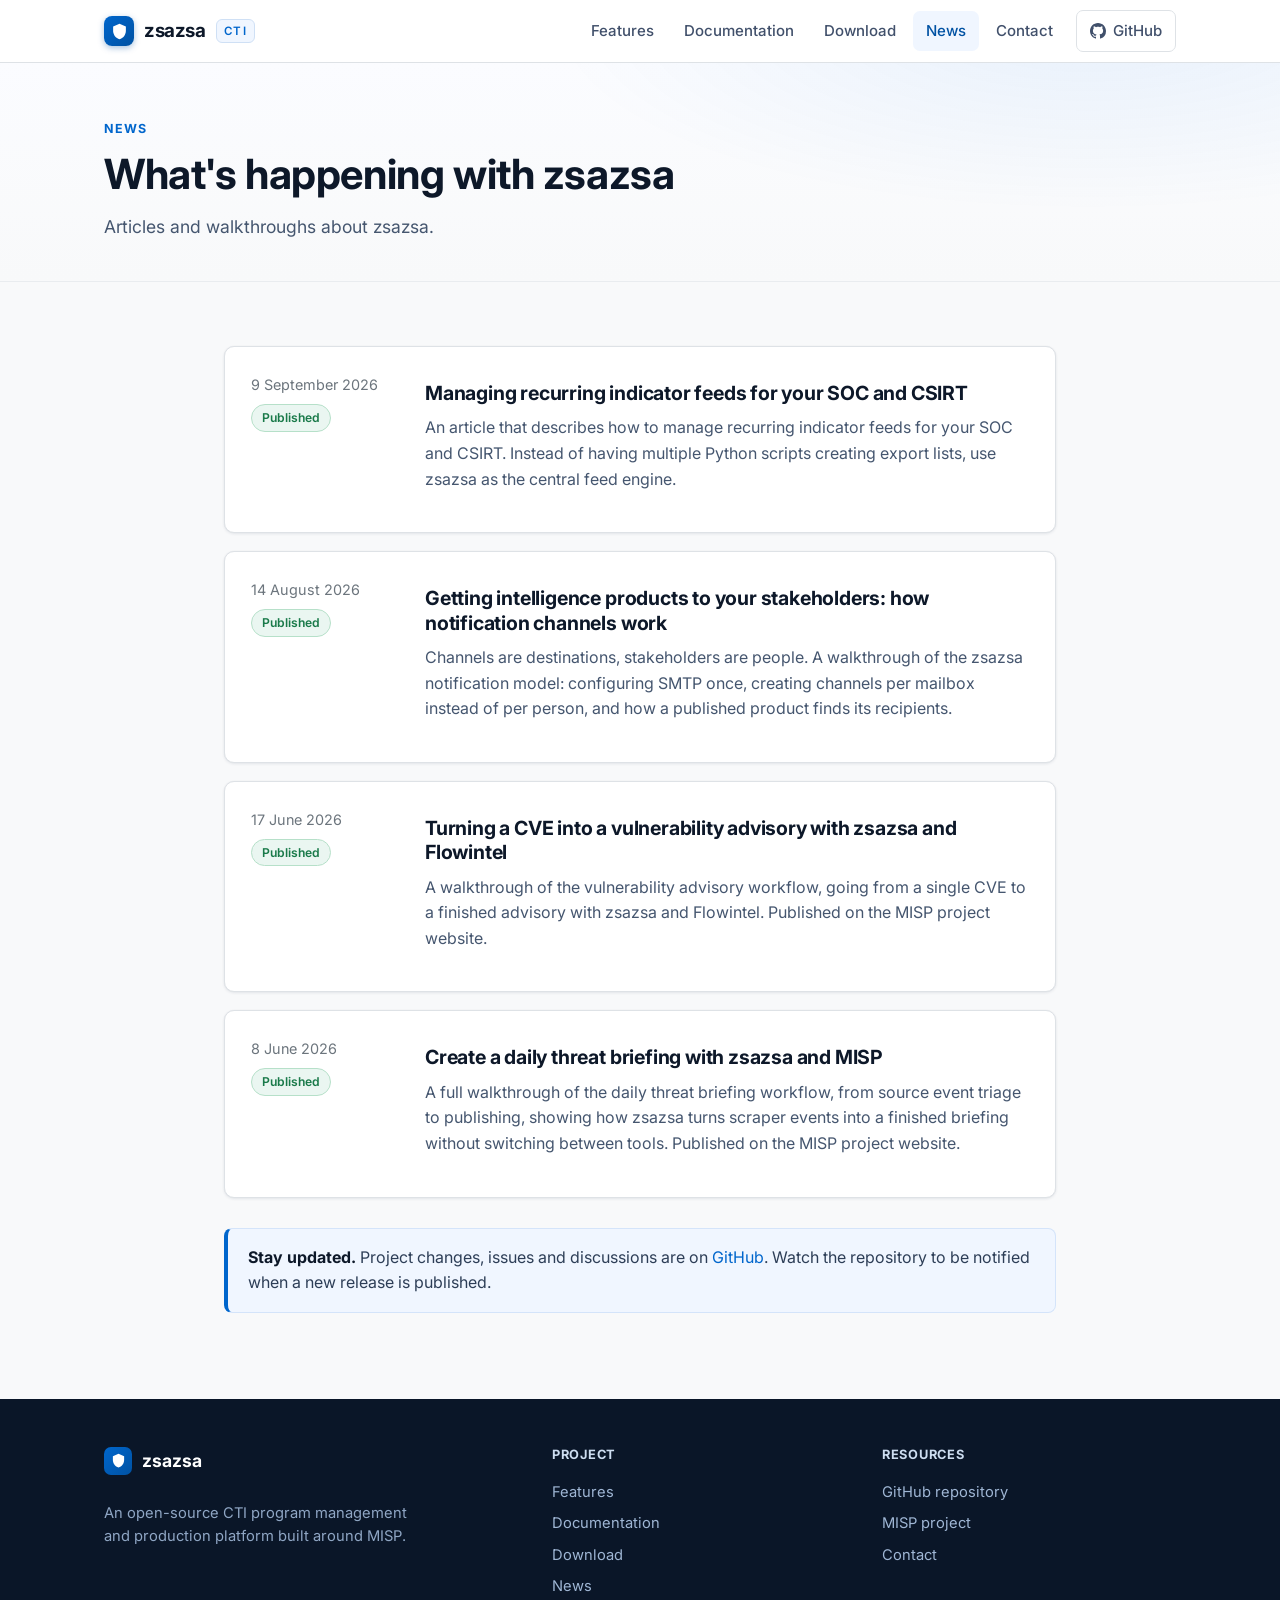
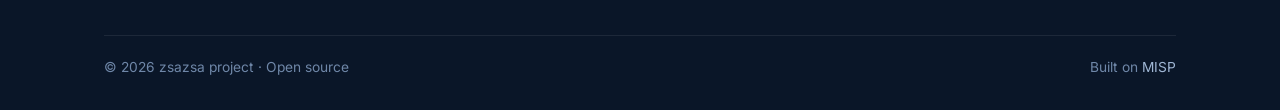
<file: news.html>
<!DOCTYPE html>
<html lang="en">
<head>
  <meta charset="UTF-8">
  <meta name="viewport" content="width=device-width, initial-scale=1.0">
  <title>News · zsazsa CTI</title>
  <meta name="description" content="News and blog posts about zsazsa: walkthroughs, releases and articles.">
  <link rel="icon" type="image/svg+xml" href="assets/img/favicon.svg">
  <link rel="preconnect" href="https://fonts.googleapis.com">
  <link rel="preconnect" href="https://fonts.gstatic.com" crossorigin>
  <link href="https://fonts.googleapis.com/css2?family=Inter:wght@400;500;600;700&display=swap" rel="stylesheet">
  <link rel="stylesheet" href="assets/css/site.css">
</head>
<body>

  <nav class="site-nav">
    <div class="nav-inner">
      <a href="index.html" class="brand">
        <span class="glyph"><svg viewBox="0 0 24 24" fill="currentColor"><path d="M12 1L3 5v6c0 5.55 3.84 10.74 9 12 5.16-1.26 9-6.45 9-12V5l-9-4z"/></svg></span>
        zsazsa <span class="sub">CTI</span>
      </a>
      <button class="nav-toggle" aria-label="Toggle navigation" onclick="document.getElementById('navlinks').classList.toggle('open')">☰</button>
      <ul class="nav-links" id="navlinks">
        <li><a href="features.html">Features</a></li>
        <li><a href="documentation.html">Documentation</a></li>
        <li><a href="download.html">Download</a></li>
        <li><a href="news.html" class="active">News</a></li>
        <li><a href="contact.html">Contact</a></li>
        <li><a href="https://github.com/zsazsa-project/zsazsa" class="gh" target="_blank" rel="noopener">
          <svg width="16" height="16" viewBox="0 0 16 16" fill="currentColor"><path d="M8 0C3.58 0 0 3.58 0 8c0 3.54 2.29 6.53 5.47 7.59.4.07.55-.17.55-.38 0-.19-.01-.82-.01-1.49-2.01.37-2.53-.49-2.69-.94-.09-.23-.48-.94-.82-1.13-.28-.15-.68-.52-.01-.53.63-.01 1.08.58 1.23.82.72 1.21 1.87.87 2.33.66.07-.52.28-.87.51-1.07-1.78-.2-3.64-.89-3.64-3.95 0-.87.31-1.59.82-2.15-.08-.2-.36-1.02.08-2.12 0 0 .67-.21 2.2.82.64-.18 1.32-.27 2-.27.68 0 1.36.09 2 .27 1.53-1.04 2.2-.82 2.2-.82.44 1.1.16 1.92.08 2.12.51.56.82 1.27.82 2.15 0 3.07-1.87 3.75-3.65 3.95.29.25.54.73.54 1.48 0 1.07-.01 1.93-.01 2.2 0 .21.15.46.55.38A8.01 8.01 0 0016 8c0-4.42-3.58-8-8-8z"/></svg>
          GitHub</a></li>
      </ul>
    </div>
  </nav>

  <header class="page-head">
    <div class="container">
      <div class="kicker">News</div>
      <h1>What's happening with zsazsa</h1>
      <p>Articles and walkthroughs about zsazsa.</p>
    </div>
  </header>

  <section>
    <div class="container" style="max-width:880px;">

      <article class="post">
        <div>
          <div class="post-date">9 September 2026</div>
          <span class="badge badge-public" style="margin-top:8px;">Published</span>
        </div>
        <div>
          <h3><a href="blog/manage-indicator-feeds.html">Managing recurring indicator feeds for your SOC and CSIRT</a></h3>
          <p>An article that describes how to manage recurring indicator feeds for your SOC and CSIRT. Instead of having multiple Python scripts creating export lists, use zsazsa as the central feed engine.</p>
        </div>
      </article>

      <article class="post">
        <div>
          <div class="post-date">14 August 2026</div>
          <span class="badge badge-public" style="margin-top:8px;">Published</span>
        </div>
        <div>
          <h3><a href="blog/how-notification-channels-work.html">Getting intelligence products to your stakeholders: how notification channels work</a></h3>
          <p>Channels are destinations, stakeholders are people. A walkthrough of the zsazsa notification model: configuring SMTP once, creating channels per mailbox instead of per person, and how a published product finds its recipients.</p>
        </div>
      </article>

      <article class="post">
        <div>
          <div class="post-date">17 June 2026</div>
          <span class="badge badge-public" style="margin-top:8px;">Published</span>
        </div>
        <div>
          <h3><a href="https://www.misp-project.org/2026/06/17/zsazsa-turning-cve-into-vulnerability-advisory-with-flowintel.html/" target="_blank" rel="noopener">Turning a CVE into a vulnerability advisory with zsazsa and Flowintel</a></h3>
          <p>A walkthrough of the vulnerability advisory workflow, going from a single CVE to a finished advisory with zsazsa and Flowintel. Published on the MISP project website.</p>
        </div>
      </article>

      <article class="post">
        <div>
          <div class="post-date">8 June 2026</div>
          <span class="badge badge-public" style="margin-top:8px;">Published</span>
        </div>
        <div>
          <h3><a href="https://www.misp-project.org/2026/06/08/zsazsa-create-a-daily-threat-briefing.html/" target="_blank" rel="noopener">Create a daily threat briefing with zsazsa and MISP</a></h3>
          <p>A full walkthrough of the daily threat briefing workflow, from source event triage to publishing, showing how zsazsa turns scraper events into a finished briefing without switching between tools. Published on the MISP project website.</p>
        </div>
      </article>

      <div class="callout" style="margin-top:30px;">
        <strong>Stay updated.</strong> Project changes, issues and discussions are on
        <a href="https://github.com/zsazsa-project/zsazsa" target="_blank" rel="noopener">GitHub</a>. Watch the repository to be notified when a new release is published.
      </div>

    </div>
  </section>

  <footer class="site-footer">
    <div class="container">
      <div class="foot-grid">
        <div>
          <span class="foot-brand">
            <span class="glyph"><svg viewBox="0 0 24 24" fill="currentColor"><path d="M12 1L3 5v6c0 5.55 3.84 10.74 9 12 5.16-1.26 9-6.45 9-12V5l-9-4z"/></svg></span>
            zsazsa
          </span>
          <p class="foot-about">An open-source CTI program management and production platform built around MISP.</p>
        </div>
        <div>
          <h4>Project</h4>
          <a href="features.html">Features</a>
          <a href="documentation.html">Documentation</a>
          <a href="download.html">Download</a>
          <a href="news.html">News</a>
        </div>
        <div>
          <h4>Resources</h4>
          <a href="https://github.com/zsazsa-project/zsazsa" target="_blank" rel="noopener">GitHub repository</a>
          <a href="https://www.misp-project.org/" target="_blank" rel="noopener">MISP project</a>
          <a href="contact.html">Contact</a>
        </div>
      </div>
      <div class="foot-bottom">
        <span>© <span id="year"></span> zsazsa project · Open source</span>
        <span>Built on <a href="https://www.misp-project.org/" target="_blank" rel="noopener" style="display:inline;">MISP</a></span>
      </div>
    </div>
  </footer>

  <script>document.getElementById('year').textContent = new Date().getFullYear();</script>
</body>
</html>
</file>
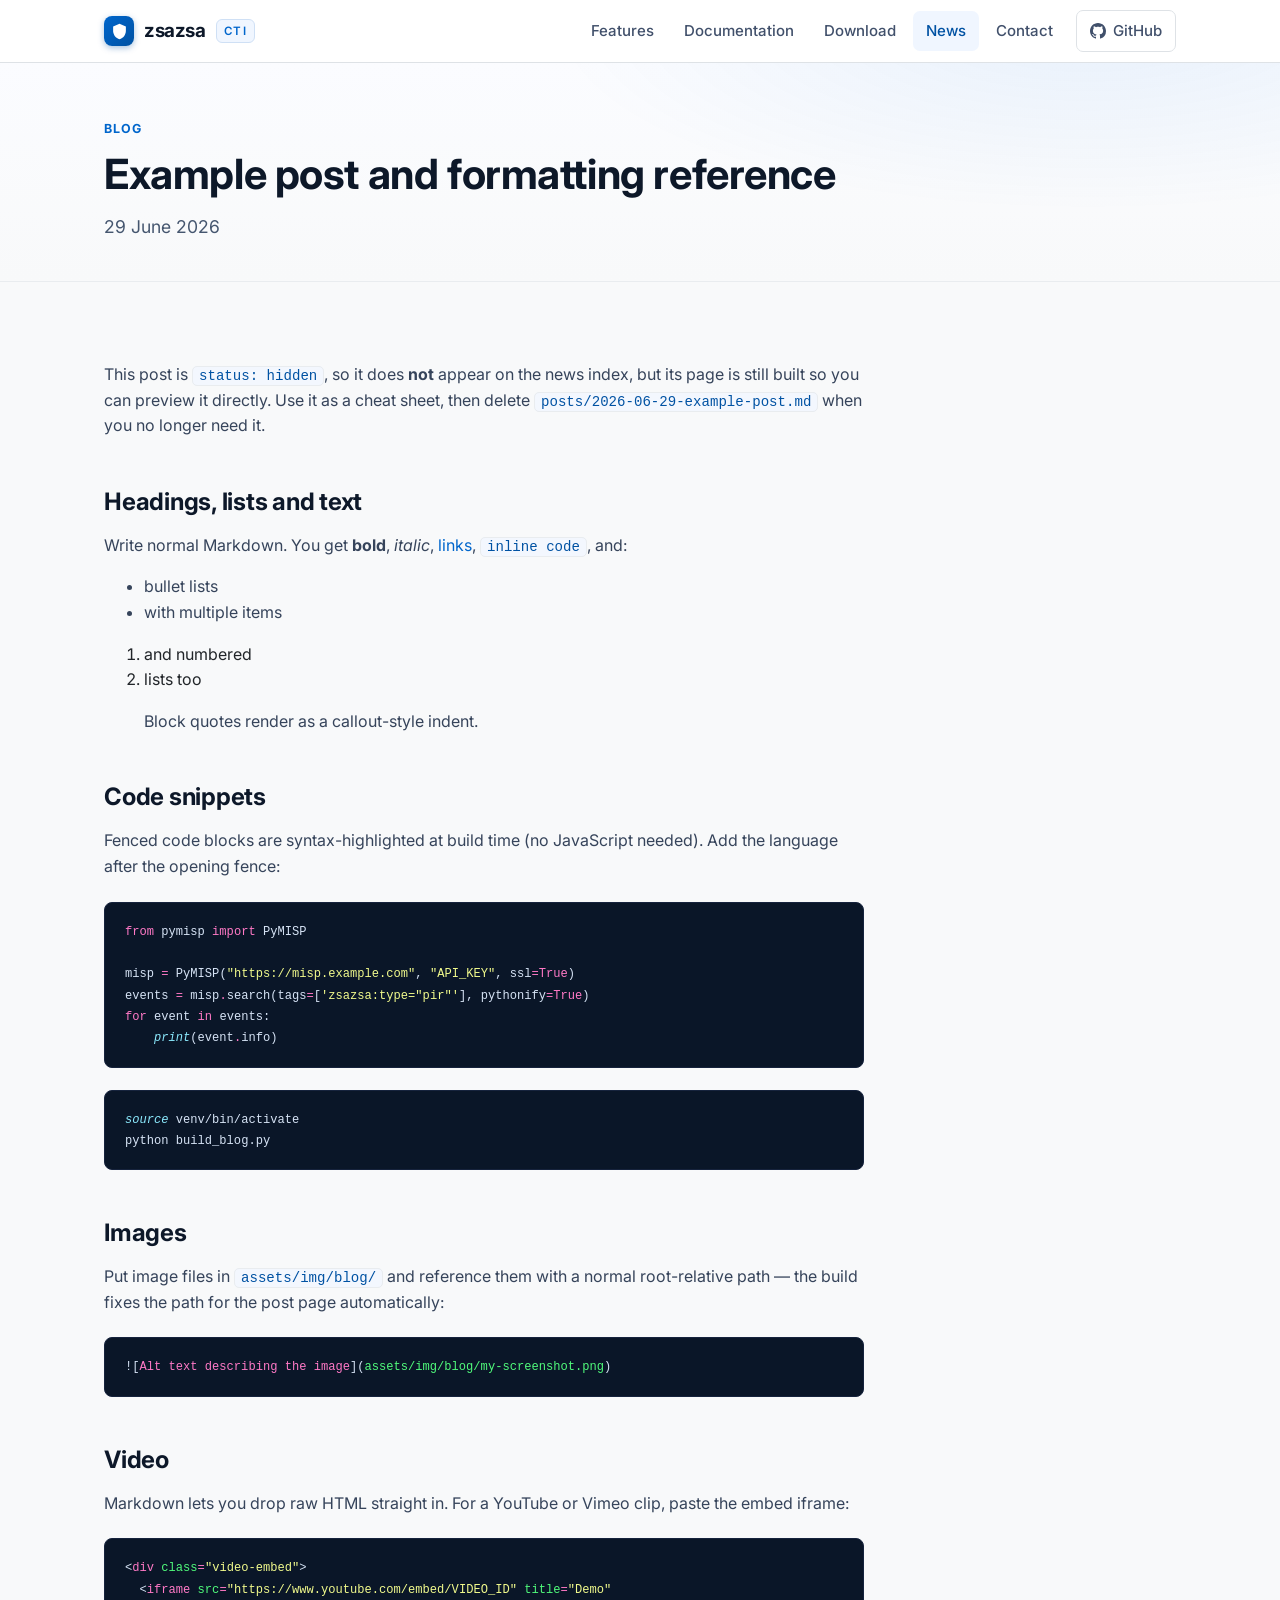
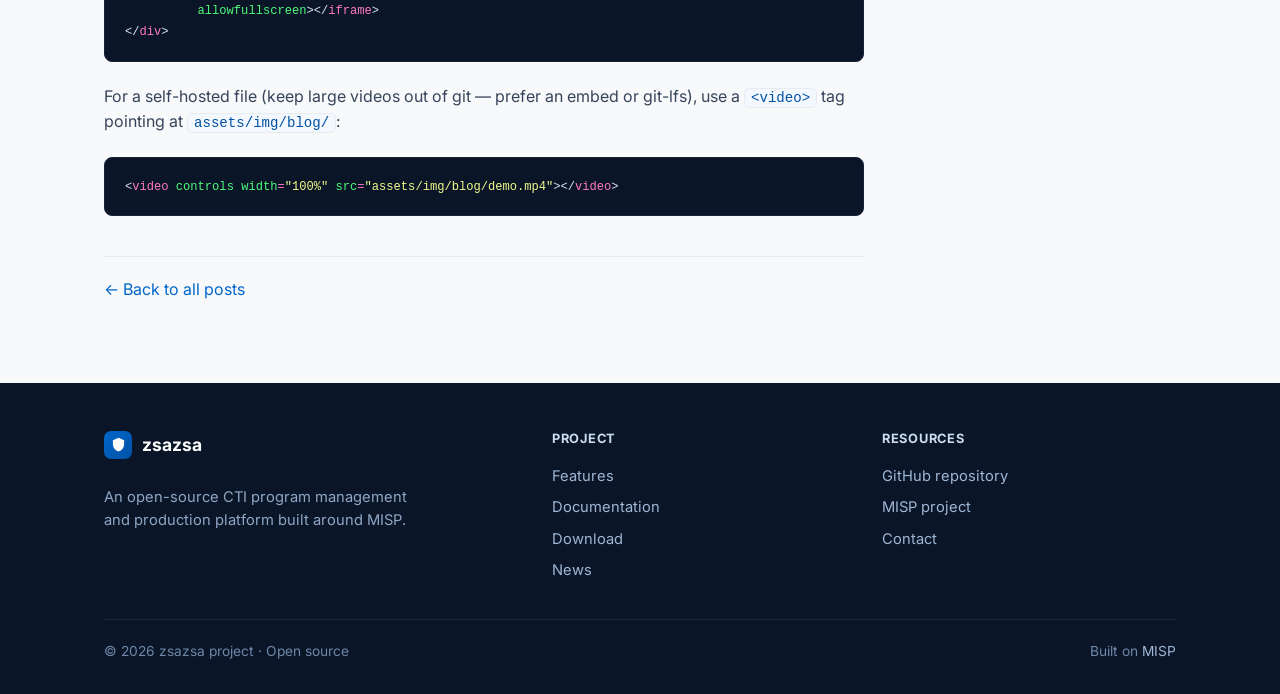
<file: blog/example-post.html>
<!DOCTYPE html>
<html lang="en">
<head>
  <meta charset="UTF-8">
  <meta name="viewport" content="width=device-width, initial-scale=1.0">
  <title>Example post and formatting reference · zsazsa CTI</title>
  <meta name="description" content="A reference post showing how code, images and video render. Kept hidden from the index.">
  <link rel="icon" type="image/svg+xml" href="../assets/img/favicon.svg">
  <link rel="preconnect" href="https://fonts.googleapis.com">
  <link rel="preconnect" href="https://fonts.gstatic.com" crossorigin>
  <link href="https://fonts.googleapis.com/css2?family=Inter:wght@400;500;600;700&display=swap" rel="stylesheet">
  <link rel="stylesheet" href="../assets/css/site.css">
</head>
<body>

  <nav class="site-nav">
    <div class="nav-inner">
      <a href="../index.html" class="brand">
        <span class="glyph"><svg viewBox="0 0 24 24" fill="currentColor"><path d="M12 1L3 5v6c0 5.55 3.84 10.74 9 12 5.16-1.26 9-6.45 9-12V5l-9-4z"/></svg></span>
        zsazsa <span class="sub">CTI</span>
      </a>
      <button class="nav-toggle" aria-label="Toggle navigation" onclick="document.getElementById('navlinks').classList.toggle('open')">☰</button>
      <ul class="nav-links" id="navlinks">
        <li><a href="../features.html">Features</a></li>
        <li><a href="../documentation.html">Documentation</a></li>
        <li><a href="../download.html">Download</a></li>
        <li><a href="../news.html" class="active">News</a></li>
        <li><a href="../contact.html">Contact</a></li>
        <li><a href="https://github.com/zsazsa-project/zsazsa" class="gh" target="_blank" rel="noopener">
          <svg width="16" height="16" viewBox="0 0 16 16" fill="currentColor"><path d="M8 0C3.58 0 0 3.58 0 8c0 3.54 2.29 6.53 5.47 7.59.4.07.55-.17.55-.38 0-.19-.01-.82-.01-1.49-2.01.37-2.53-.49-2.69-.94-.09-.23-.48-.94-.82-1.13-.28-.15-.68-.52-.01-.53.63-.01 1.08.58 1.23.82.72 1.21 1.87.87 2.33.66.07-.52.28-.87.51-1.07-1.78-.2-3.64-.89-3.64-3.95 0-.87.31-1.59.82-2.15-.08-.2-.36-1.02.08-2.12 0 0 .67-.21 2.2.82.64-.18 1.32-.27 2-.27.68 0 1.36.09 2 .27 1.53-1.04 2.2-.82 2.2-.82.44 1.1.16 1.92.08 2.12.51.56.82 1.27.82 2.15 0 3.07-1.87 3.75-3.65 3.95.29.25.54.73.54 1.48 0 1.07-.01 1.93-.01 2.2 0 .21.15.46.55.38A8.01 8.01 0 0016 8c0-4.42-3.58-8-8-8z"/></svg>
          GitHub</a></li>
      </ul>
    </div>
  </nav>

  <header class="page-head">
    <div class="container">
      <div class="kicker">Blog</div>
      <h1>Example post and formatting reference</h1>
      <p>29 June 2026</p>
    </div>
  </header>

  <section>
    <div class="container">
      <article class="prose blog-post">
<p>This post is <code>status: hidden</code>, so it does <strong>not</strong> appear on the news index, but
its page is still built so you can preview it directly. Use it as a cheat sheet,
then delete <code>posts/2026-06-29-example-post.md</code> when you no longer need it.</p>
<h2>Headings, lists and text</h2>
<p>Write normal Markdown. You get <strong>bold</strong>, <em>italic</em>, <a href="https://www.misp-project.org/">links</a>,
<code>inline code</code>, and:</p>
<ul>
<li>bullet lists</li>
<li>with multiple items</li>
</ul>
<ol>
<li>and numbered</li>
<li>lists too</li>
</ol>
<blockquote>
<p>Block quotes render as a callout-style indent.</p>
</blockquote>
<h2>Code snippets</h2>
<p>Fenced code blocks are syntax-highlighted at build time (no JavaScript needed).
Add the language after the opening fence:</p>
<div class="codehilite"><pre><span></span><code><span class="kn">from</span><span class="w"> </span><span class="nn">pymisp</span><span class="w"> </span><span class="kn">import</span> <span class="n">PyMISP</span>

<span class="n">misp</span> <span class="o">=</span> <span class="n">PyMISP</span><span class="p">(</span><span class="s2">"https://misp.example.com"</span><span class="p">,</span> <span class="s2">"API_KEY"</span><span class="p">,</span> <span class="n">ssl</span><span class="o">=</span><span class="kc">True</span><span class="p">)</span>
<span class="n">events</span> <span class="o">=</span> <span class="n">misp</span><span class="o">.</span><span class="n">search</span><span class="p">(</span><span class="n">tags</span><span class="o">=</span><span class="p">[</span><span class="s1">'zsazsa:type="pir"'</span><span class="p">],</span> <span class="n">pythonify</span><span class="o">=</span><span class="kc">True</span><span class="p">)</span>
<span class="k">for</span> <span class="n">event</span> <span class="ow">in</span> <span class="n">events</span><span class="p">:</span>
    <span class="nb">print</span><span class="p">(</span><span class="n">event</span><span class="o">.</span><span class="n">info</span><span class="p">)</span>
</code></pre></div>

<div class="codehilite"><pre><span></span><code><span class="nb">source</span><span class="w"> </span>venv/bin/activate
python<span class="w"> </span>build_blog.py
</code></pre></div>

<h2>Images</h2>
<p>Put image files in <code>assets/img/blog/</code> and reference them with a normal
root-relative path — the build fixes the path for the post page automatically:</p>
<div class="codehilite"><pre><span></span><code>![<span class="nt">Alt text describing the image</span>](<span class="na">assets/img/blog/my-screenshot.png</span>)
</code></pre></div>

<h2>Video</h2>
<p>Markdown lets you drop raw HTML straight in. For a YouTube or Vimeo clip, paste
the embed iframe:</p>
<div class="codehilite"><pre><span></span><code><span class="p">&lt;</span><span class="nt">div</span> <span class="na">class</span><span class="o">=</span><span class="s">"video-embed"</span><span class="p">&gt;</span>
  <span class="p">&lt;</span><span class="nt">iframe</span> <span class="na">src</span><span class="o">=</span><span class="s">"https://www.youtube.com/embed/VIDEO_ID"</span> <span class="na">title</span><span class="o">=</span><span class="s">"Demo"</span>
          <span class="na">allowfullscreen</span><span class="p">&gt;&lt;/</span><span class="nt">iframe</span><span class="p">&gt;</span>
<span class="p">&lt;/</span><span class="nt">div</span><span class="p">&gt;</span>
</code></pre></div>

<p>For a self-hosted file (keep large videos out of git — prefer an embed or
git-lfs), use a <code>&lt;video&gt;</code> tag pointing at <code>assets/img/blog/</code>:</p>
<div class="codehilite"><pre><span></span><code><span class="p">&lt;</span><span class="nt">video</span> <span class="na">controls</span> <span class="na">width</span><span class="o">=</span><span class="s">"100%"</span> <span class="na">src</span><span class="o">=</span><span class="s">"assets/img/blog/demo.mp4"</span><span class="p">&gt;&lt;/</span><span class="nt">video</span><span class="p">&gt;</span>
</code></pre></div>
        <p class="blog-back"><a href="../news.html">← Back to all posts</a></p>
      </article>
    </div>
  </section>

  <footer class="site-footer">
    <div class="container">
      <div class="foot-grid">
        <div>
          <span class="foot-brand">
            <span class="glyph"><svg viewBox="0 0 24 24" fill="currentColor"><path d="M12 1L3 5v6c0 5.55 3.84 10.74 9 12 5.16-1.26 9-6.45 9-12V5l-9-4z"/></svg></span>
            zsazsa
          </span>
          <p class="foot-about">An open-source CTI program management and production platform built around MISP.</p>
        </div>
        <div>
          <h4>Project</h4>
          <a href="../features.html">Features</a>
          <a href="../documentation.html">Documentation</a>
          <a href="../download.html">Download</a>
          <a href="../news.html">News</a>
        </div>
        <div>
          <h4>Resources</h4>
          <a href="https://github.com/zsazsa-project/zsazsa" target="_blank" rel="noopener">GitHub repository</a>
          <a href="https://www.misp-project.org/" target="_blank" rel="noopener">MISP project</a>
          <a href="../contact.html">Contact</a>
        </div>
      </div>
      <div class="foot-bottom">
        <span>© <span id="year"></span> zsazsa project · Open source</span>
        <span>Built on <a href="https://www.misp-project.org/" target="_blank" rel="noopener" style="display:inline;">MISP</a></span>
      </div>
    </div>
  </footer>

  <script>document.getElementById('year').textContent = new Date().getFullYear();</script>
</body>
</html>
</file>
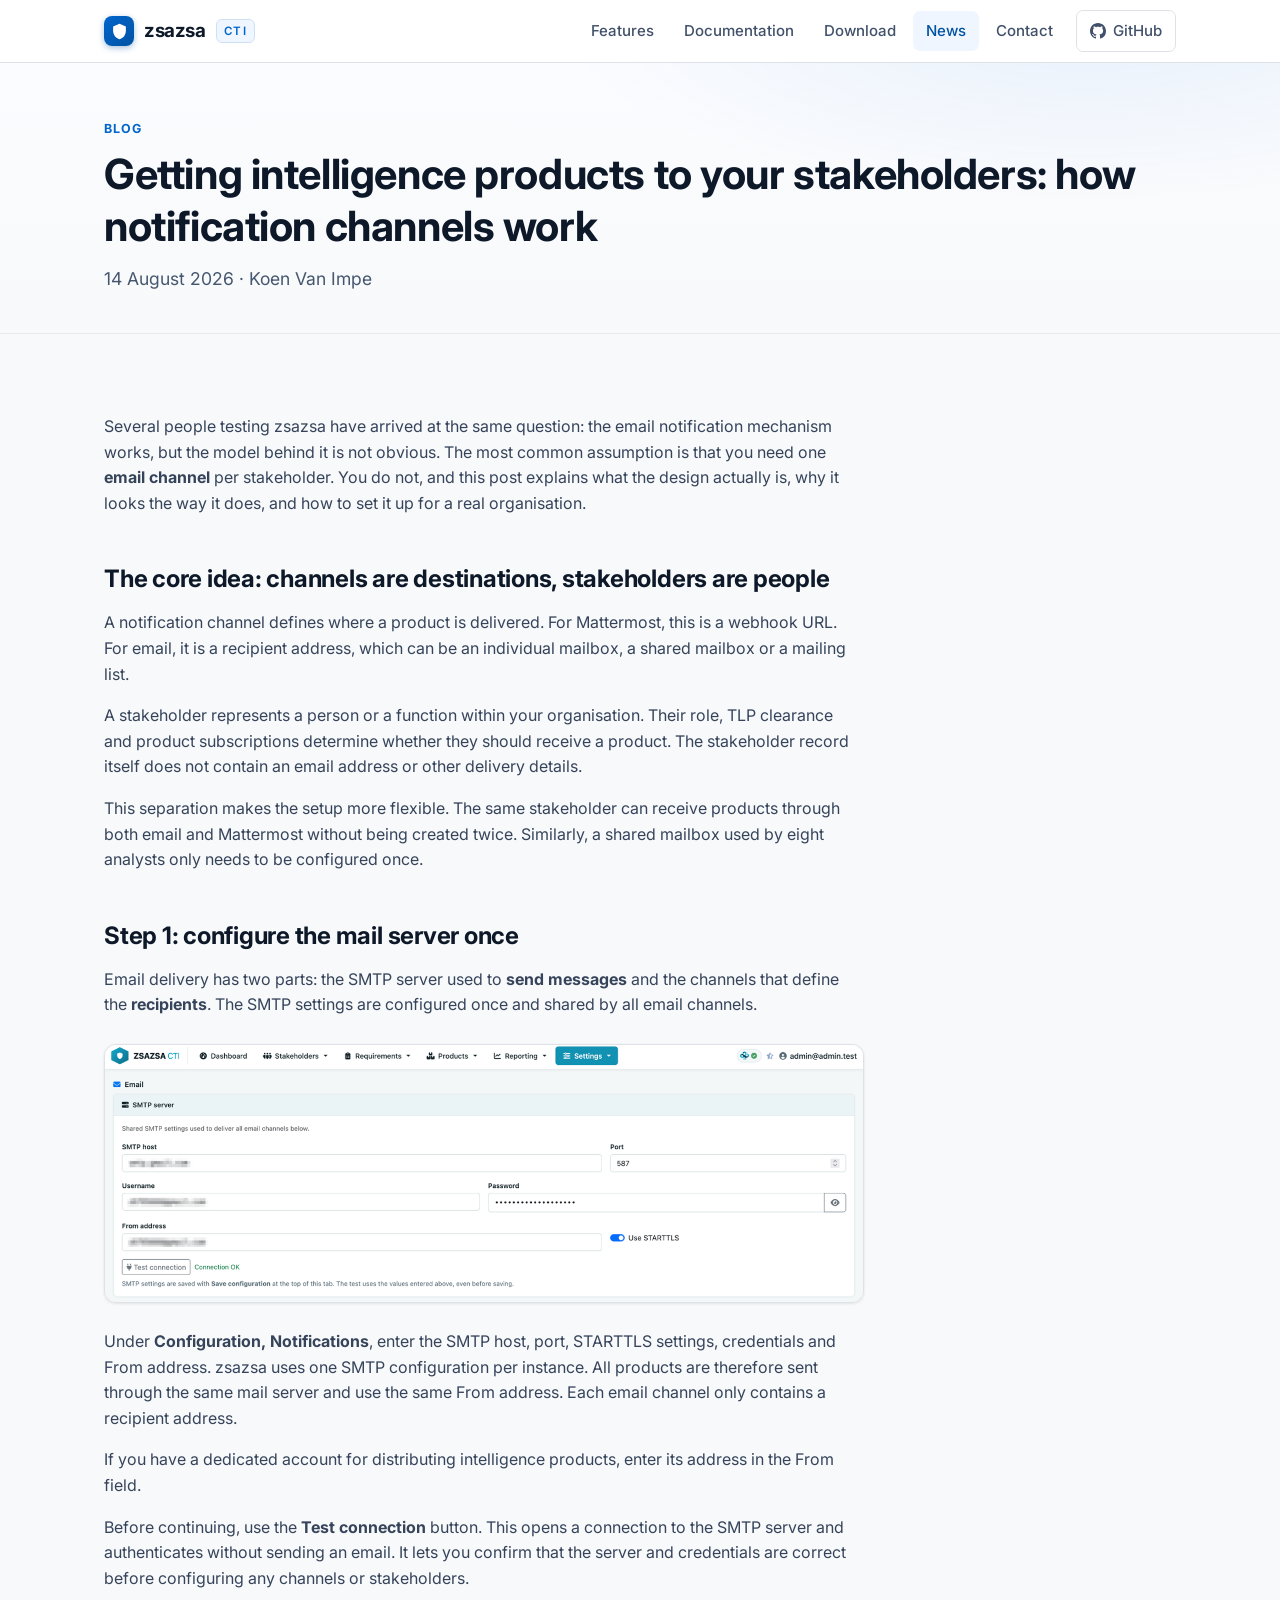
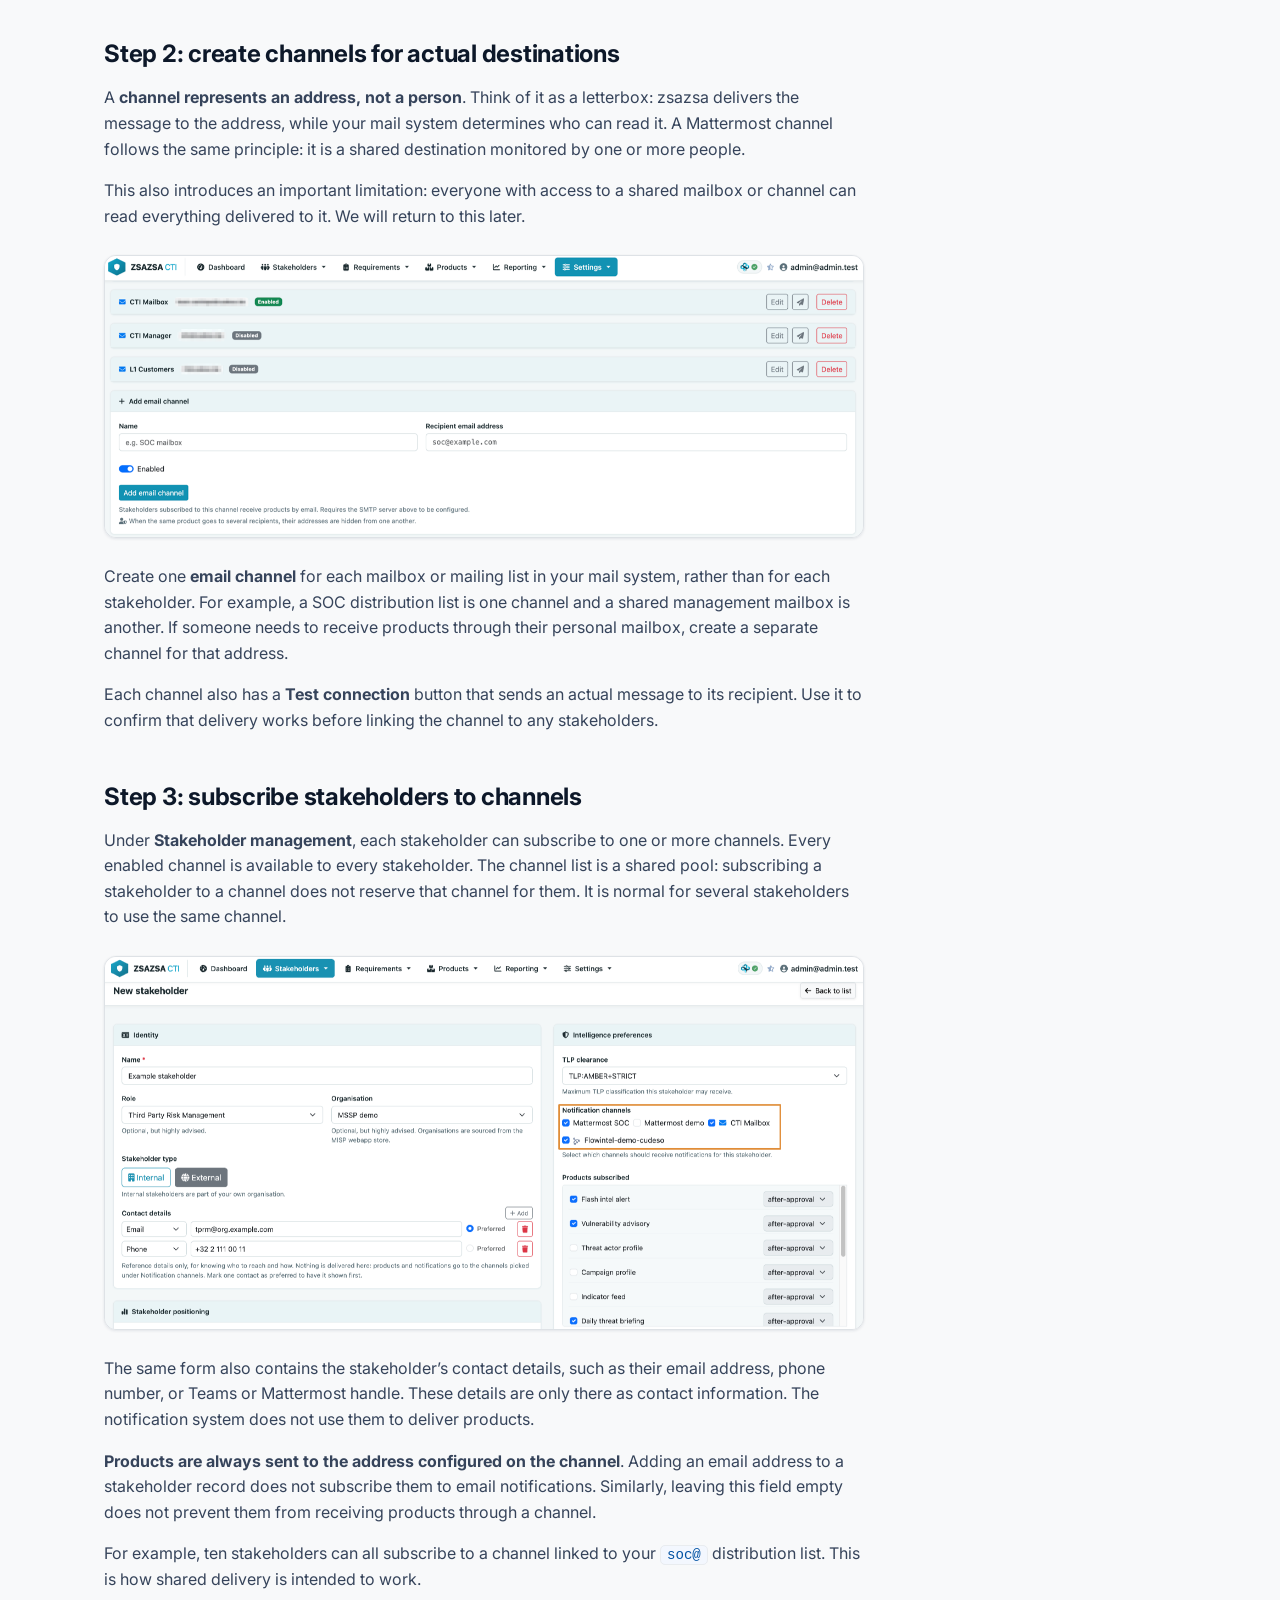
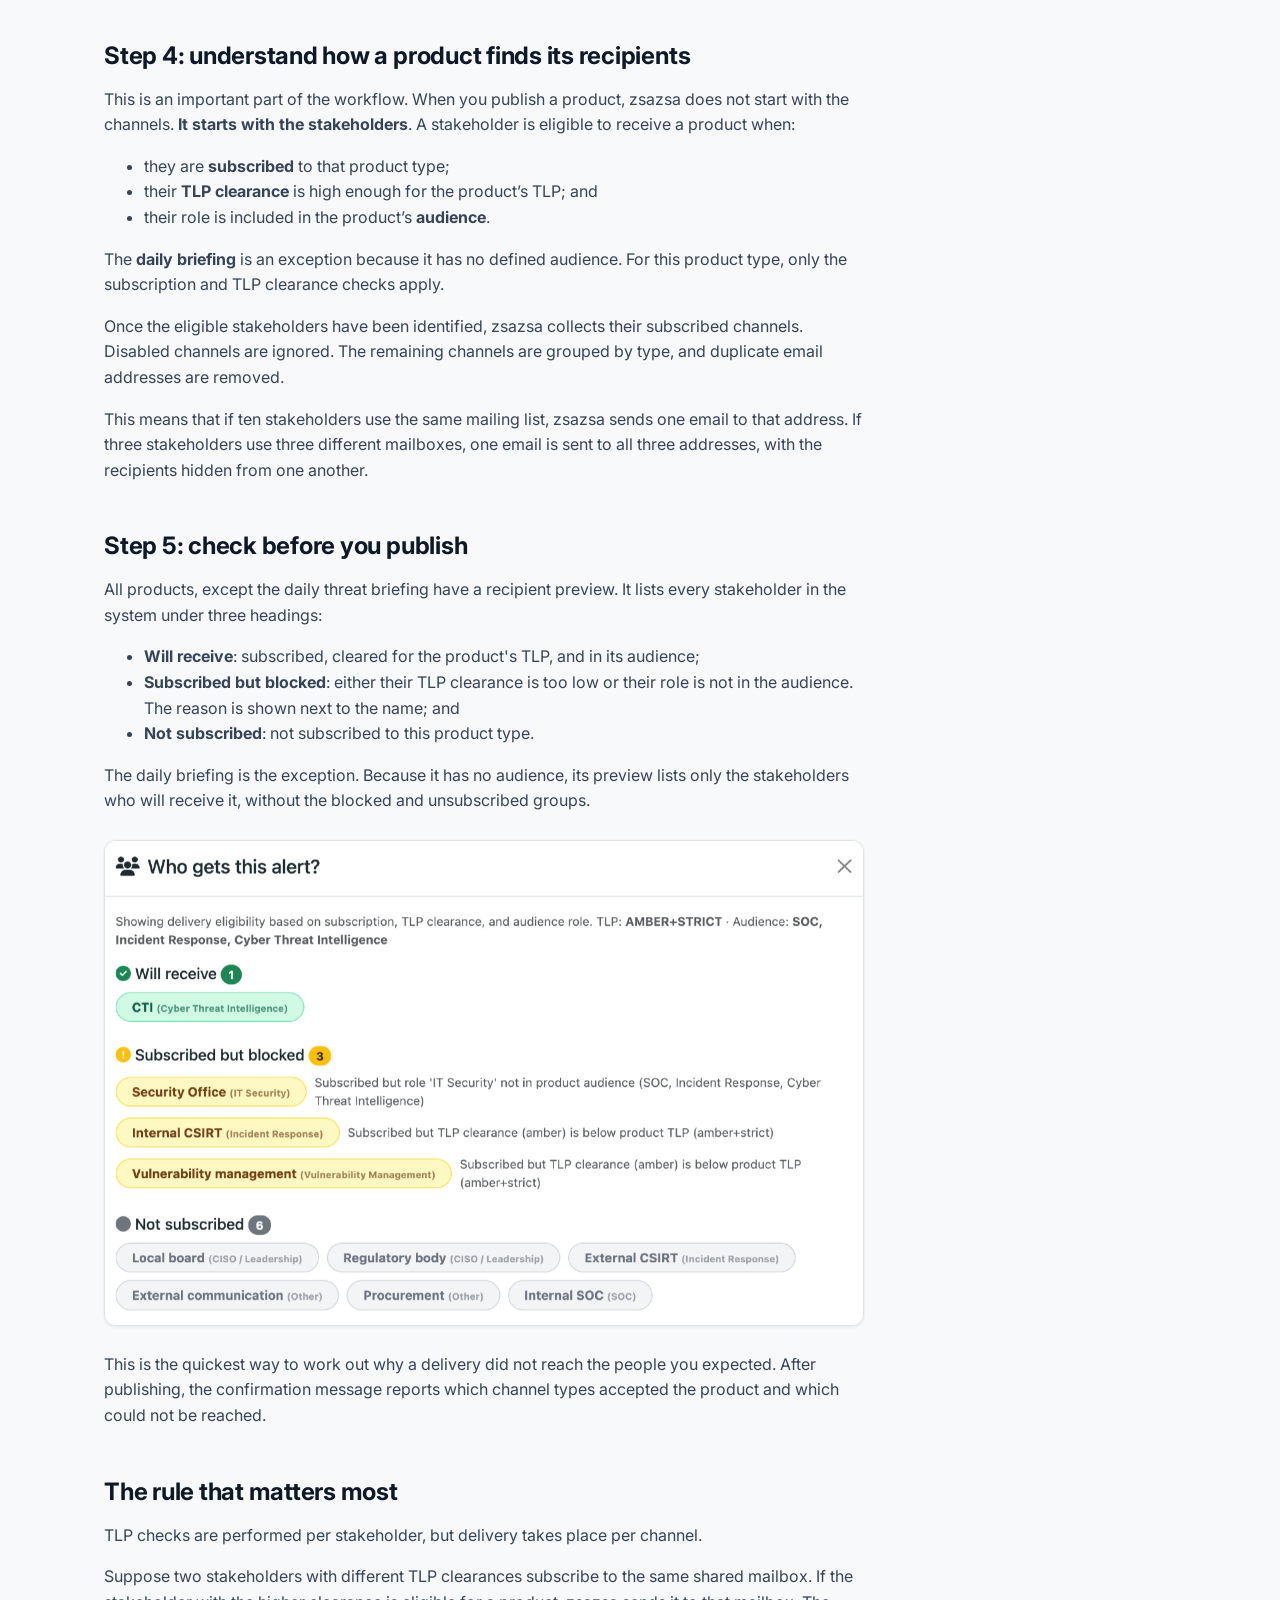
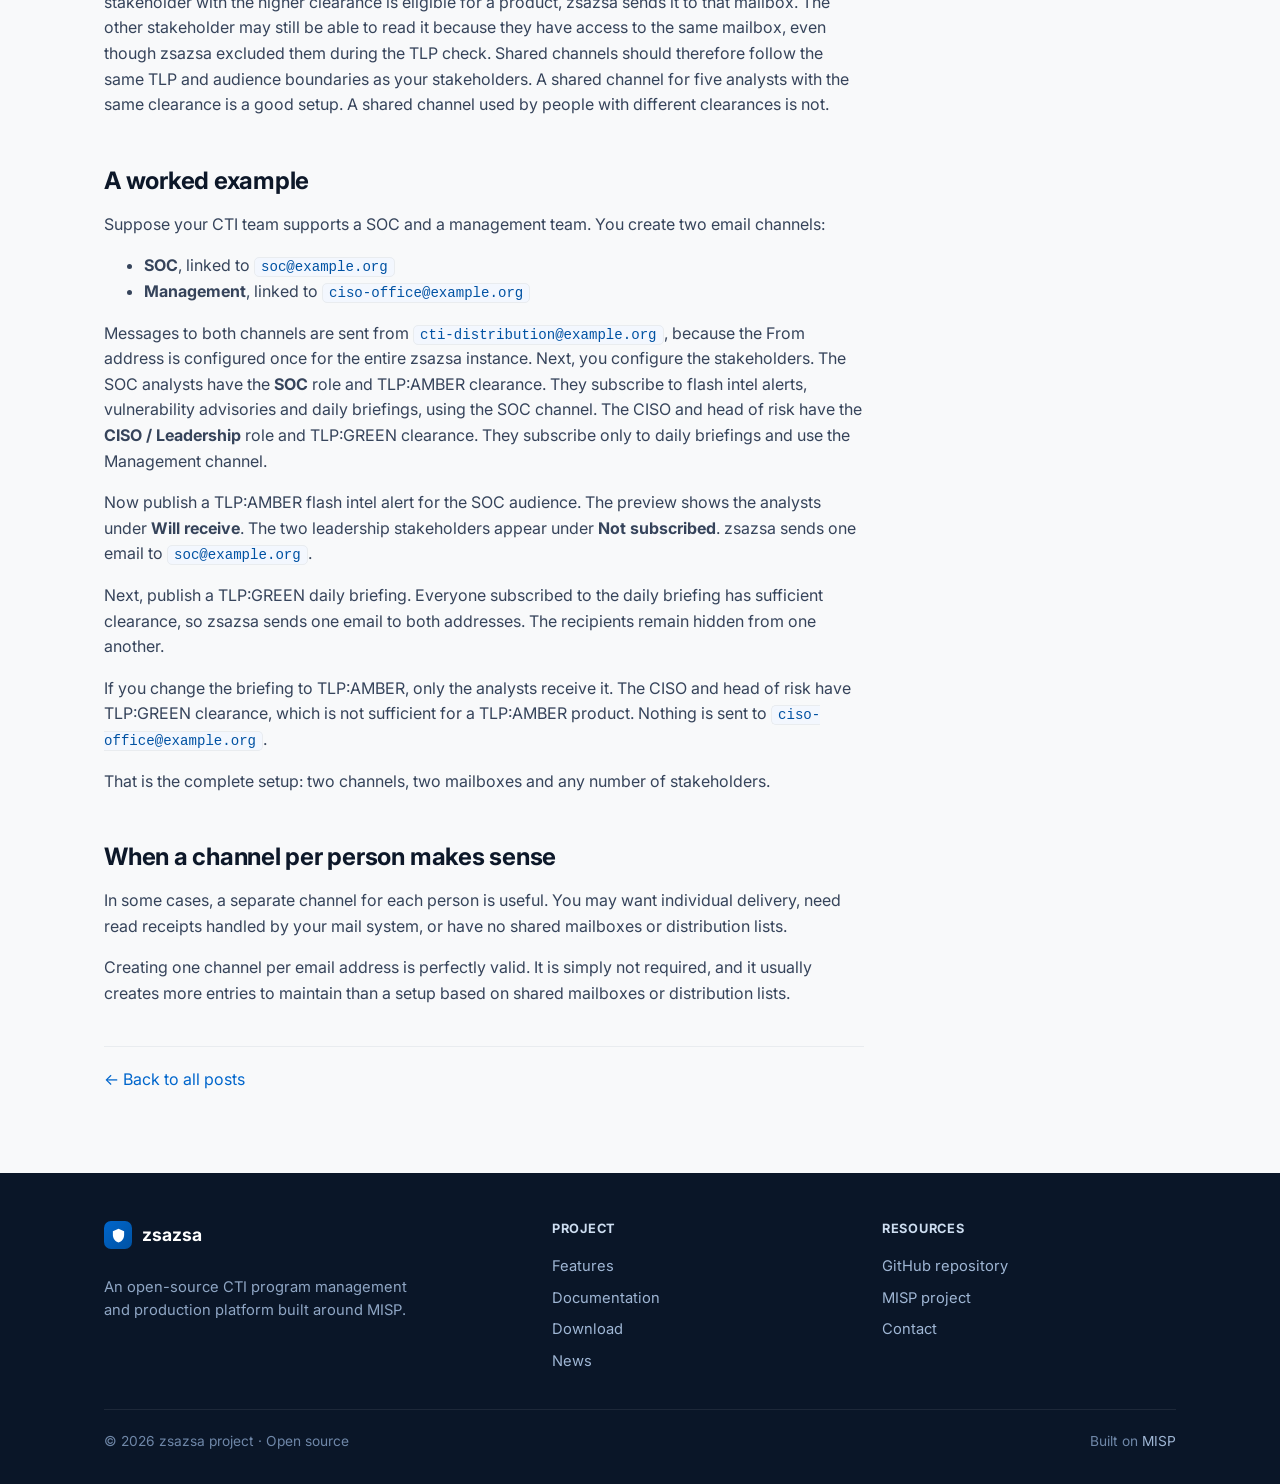
<file: blog/how-notification-channels-work.html>
<!DOCTYPE html>
<html lang="en">
<head>
  <meta charset="UTF-8">
  <meta name="viewport" content="width=device-width, initial-scale=1.0">
  <title>Getting intelligence products to your stakeholders: how notification channels work · zsazsa CTI</title>
  <meta name="description" content="Channels are destinations, stakeholders are people. A walkthrough of the zsazsa notification model: configuring SMTP once, creating channels per mailbox instead of per person, and how a published product finds its recipients.">
  <link rel="icon" type="image/svg+xml" href="../assets/img/favicon.svg">
  <link rel="preconnect" href="https://fonts.googleapis.com">
  <link rel="preconnect" href="https://fonts.gstatic.com" crossorigin>
  <link href="https://fonts.googleapis.com/css2?family=Inter:wght@400;500;600;700&display=swap" rel="stylesheet">
  <link rel="stylesheet" href="../assets/css/site.css">
</head>
<body>

  <nav class="site-nav">
    <div class="nav-inner">
      <a href="../index.html" class="brand">
        <span class="glyph"><svg viewBox="0 0 24 24" fill="currentColor"><path d="M12 1L3 5v6c0 5.55 3.84 10.74 9 12 5.16-1.26 9-6.45 9-12V5l-9-4z"/></svg></span>
        zsazsa <span class="sub">CTI</span>
      </a>
      <button class="nav-toggle" aria-label="Toggle navigation" onclick="document.getElementById('navlinks').classList.toggle('open')">☰</button>
      <ul class="nav-links" id="navlinks">
        <li><a href="../features.html">Features</a></li>
        <li><a href="../documentation.html">Documentation</a></li>
        <li><a href="../download.html">Download</a></li>
        <li><a href="../news.html" class="active">News</a></li>
        <li><a href="../contact.html">Contact</a></li>
        <li><a href="https://github.com/zsazsa-project/zsazsa" class="gh" target="_blank" rel="noopener">
          <svg width="16" height="16" viewBox="0 0 16 16" fill="currentColor"><path d="M8 0C3.58 0 0 3.58 0 8c0 3.54 2.29 6.53 5.47 7.59.4.07.55-.17.55-.38 0-.19-.01-.82-.01-1.49-2.01.37-2.53-.49-2.69-.94-.09-.23-.48-.94-.82-1.13-.28-.15-.68-.52-.01-.53.63-.01 1.08.58 1.23.82.72 1.21 1.87.87 2.33.66.07-.52.28-.87.51-1.07-1.78-.2-3.64-.89-3.64-3.95 0-.87.31-1.59.82-2.15-.08-.2-.36-1.02.08-2.12 0 0 .67-.21 2.2.82.64-.18 1.32-.27 2-.27.68 0 1.36.09 2 .27 1.53-1.04 2.2-.82 2.2-.82.44 1.1.16 1.92.08 2.12.51.56.82 1.27.82 2.15 0 3.07-1.87 3.75-3.65 3.95.29.25.54.73.54 1.48 0 1.07-.01 1.93-.01 2.2 0 .21.15.46.55.38A8.01 8.01 0 0016 8c0-4.42-3.58-8-8-8z"/></svg>
          GitHub</a></li>
      </ul>
    </div>
  </nav>

  <header class="page-head">
    <div class="container">
      <div class="kicker">Blog</div>
      <h1>Getting intelligence products to your stakeholders: how notification channels work</h1>
      <p>14 August 2026 · Koen Van Impe</p>
    </div>
  </header>

  <section>
    <div class="container">
      <article class="prose blog-post">
<p>Several people testing zsazsa have arrived at the same question: the email
notification mechanism works, but the model behind it is not obvious. The most
common assumption is that you need one <strong>email channel</strong> per stakeholder. You do
not, and this post explains what the design actually is, why it looks the way it
does, and how to set it up for a real organisation.</p>
<h2>The core idea: channels are destinations, stakeholders are people</h2>
<p>A notification channel defines where a product is delivered. For Mattermost, this is a webhook URL. For email, it is a recipient address, which can be an individual mailbox, a shared mailbox or a mailing list.</p>
<p>A stakeholder represents a person or a function within your organisation. Their role, TLP clearance and product subscriptions determine whether they should receive a product. The stakeholder record itself does not contain an email address or other delivery details.</p>
<p>This separation makes the setup more flexible. The same stakeholder can receive products through both email and Mattermost without being created twice. Similarly, a shared mailbox used by eight analysts only needs to be configured once.</p>
<h2>Step 1: configure the mail server once</h2>
<p>Email delivery has two parts: the SMTP server used to <strong>send messages</strong> and the channels that define the <strong>recipients</strong>. The SMTP settings are configured once and shared by all email channels.</p>
<p><img alt="notification-email-1.png" src="../assets/img/blog/notification-email-1.png" /></p>
<p>Under <strong>Configuration, Notifications</strong>, enter the SMTP host, port, STARTTLS settings, credentials and From address. zsazsa uses one SMTP configuration per instance. All products are therefore sent through the same mail server and use the same From address. Each email channel only contains a recipient address.</p>
<p>If you have a dedicated account for distributing intelligence products, enter its address in the From field.</p>
<p>Before continuing, use the <strong>Test connection</strong> button. This opens a connection to the SMTP server and authenticates without sending an email. It lets you confirm that the server and credentials are correct before configuring any channels or stakeholders.</p>
<h2>Step 2: create channels for actual destinations</h2>
<p>A <strong>channel represents an address, not a person</strong>. Think of it as a letterbox: zsazsa delivers the message to the address, while your mail system determines who can read it. A Mattermost channel follows the same principle: it is a shared destination monitored by one or more people.</p>
<p>This also introduces an important limitation: everyone with access to a shared mailbox or channel can read everything delivered to it. We will return to this later.</p>
<p><img alt="notification-email-2.png" src="../assets/img/blog/notification-email-2.png" /></p>
<p>Create one <strong>email channel</strong> for each mailbox or mailing list in your mail system, rather than for each stakeholder. For example, a SOC distribution list is one channel and a shared management mailbox is another. If someone needs to receive products through their personal mailbox, create a separate channel for that address.</p>
<p>Each channel also has a <strong>Test connection</strong> button that sends an actual message to its recipient. Use it to confirm that delivery works before linking the channel to any stakeholders.</p>
<h2>Step 3: subscribe stakeholders to channels</h2>
<p>Under <strong>Stakeholder management</strong>, each stakeholder can subscribe to one or more channels. Every enabled channel is available to every stakeholder. The channel list is a shared pool: subscribing a stakeholder to a channel does not reserve that channel for them. It is normal for several stakeholders to use the same channel.</p>
<p><img alt="notification-email-3.png" src="../assets/img/blog/notification-email-3.png" /></p>
<p>The same form also contains the stakeholder’s contact details, such as their email address, phone number, or Teams or Mattermost handle. These details are only there as contact information. The notification system does not use them to deliver products.</p>
<p><strong>Products are always sent to the address configured on the channel</strong>. Adding an email address to a stakeholder record does not subscribe them to email notifications. Similarly, leaving this field empty does not prevent them from receiving products through a channel.</p>
<p>For example, ten stakeholders can all subscribe to a channel linked to your <code>soc@</code> distribution list. This is how shared delivery is intended to work.</p>
<h2>Step 4: understand how a product finds its recipients</h2>
<p>This is an important part of the workflow. When you publish a product, zsazsa does not start with the channels. <strong>It starts with the stakeholders</strong>. A stakeholder is eligible to receive a product when:</p>
<ul>
<li>they are <strong>subscribed</strong> to that product type;</li>
<li>their <strong>TLP clearance</strong> is high enough for the product’s TLP; and</li>
<li>their role is included in the product’s <strong>audience</strong>.</li>
</ul>
<p>The <strong>daily briefing</strong> is an exception because it has no defined audience. For this product type, only the subscription and TLP clearance checks apply.</p>
<p>Once the eligible stakeholders have been identified, zsazsa collects their subscribed channels. Disabled channels are ignored. The remaining channels are grouped by type, and duplicate email addresses are removed.</p>
<p>This means that if ten stakeholders use the same mailing list, zsazsa sends one email to that address. If three stakeholders use three different mailboxes, one email is sent to all three addresses, with the recipients hidden from one another.</p>
<h2>Step 5: check before you publish</h2>
<p>All products, except the daily threat briefing have a recipient preview. It lists every stakeholder in the system under three headings:</p>
<ul>
<li><strong>Will receive</strong>: subscribed, cleared for the product's TLP, and in its audience;</li>
<li><strong>Subscribed but blocked</strong>: either their TLP clearance is too low or their role is not in the audience. The reason is shown next to the name; and</li>
<li><strong>Not subscribed</strong>: not subscribed to this product type.</li>
</ul>
<p>The daily briefing is the exception. Because it has no audience, its preview lists only the stakeholders who will receive it, without the blocked and unsubscribed groups.</p>
<p><img alt="notification-email-4.png" src="../assets/img/blog/notification-email-4.png" /></p>
<p>This is the quickest way to work out why a delivery did not reach the people you expected. After publishing, the confirmation message reports which channel types accepted the product and which could not be reached.</p>
<h2>The rule that matters most</h2>
<p>TLP checks are performed per stakeholder, but delivery takes place per channel.</p>
<p>Suppose two stakeholders with different TLP clearances subscribe to the same shared mailbox. If the stakeholder with the higher clearance is eligible for a product, zsazsa sends it to that mailbox. The other stakeholder may still be able to read it because they have access to the same mailbox, even though zsazsa excluded them during the TLP check. Shared channels should therefore follow the same TLP and audience boundaries as your stakeholders. A shared channel for five analysts with the same clearance is a good setup. A shared channel used by people with different clearances is not.</p>
<h2>A worked example</h2>
<p>Suppose your CTI team supports a SOC and a management team. You create two email channels:</p>
<ul>
<li><strong>SOC</strong>, linked to <code>soc@example.org</code></li>
<li><strong>Management</strong>, linked to <code>ciso-office@example.org</code></li>
</ul>
<p>Messages to both channels are sent from <code>cti-distribution@example.org</code>, because the From address is configured once for the entire zsazsa instance. Next, you configure the stakeholders. The SOC analysts have the <strong>SOC</strong> role and TLP:AMBER clearance. They subscribe to flash intel alerts, vulnerability advisories and daily briefings, using the SOC channel. The CISO and head of risk have the <strong>CISO / Leadership</strong> role and TLP:GREEN clearance. They subscribe only to daily briefings and use the Management channel.</p>
<p>Now publish a TLP:AMBER flash intel alert for the SOC audience. The preview shows the analysts under <strong>Will receive</strong>. The two leadership stakeholders appear under <strong>Not subscribed</strong>. zsazsa sends one email to <code>soc@example.org</code>.</p>
<p>Next, publish a TLP:GREEN daily briefing. Everyone subscribed to the daily briefing has sufficient clearance, so zsazsa sends one email to both addresses. The recipients remain hidden from one another.</p>
<p>If you change the briefing to TLP:AMBER, only the analysts receive it. The CISO and head of risk have TLP:GREEN clearance, which is not sufficient for a TLP:AMBER product. Nothing is sent to <code>ciso-office@example.org</code>.</p>
<p>That is the complete setup: two channels, two mailboxes and any number of stakeholders.</p>
<h2>When a channel per person makes sense</h2>
<p>In some cases, a separate channel for each person is useful. You may want individual delivery, need read receipts handled by your mail system, or have no shared mailboxes or distribution lists.</p>
<p>Creating one channel per email address is perfectly valid. It is simply not required, and it usually creates more entries to maintain than a setup based on shared mailboxes or distribution lists.</p>
        <p class="blog-back"><a href="../news.html">← Back to all posts</a></p>
      </article>
    </div>
  </section>

  <footer class="site-footer">
    <div class="container">
      <div class="foot-grid">
        <div>
          <span class="foot-brand">
            <span class="glyph"><svg viewBox="0 0 24 24" fill="currentColor"><path d="M12 1L3 5v6c0 5.55 3.84 10.74 9 12 5.16-1.26 9-6.45 9-12V5l-9-4z"/></svg></span>
            zsazsa
          </span>
          <p class="foot-about">An open-source CTI program management and production platform built around MISP.</p>
        </div>
        <div>
          <h4>Project</h4>
          <a href="../features.html">Features</a>
          <a href="../documentation.html">Documentation</a>
          <a href="../download.html">Download</a>
          <a href="../news.html">News</a>
        </div>
        <div>
          <h4>Resources</h4>
          <a href="https://github.com/zsazsa-project/zsazsa" target="_blank" rel="noopener">GitHub repository</a>
          <a href="https://www.misp-project.org/" target="_blank" rel="noopener">MISP project</a>
          <a href="../contact.html">Contact</a>
        </div>
      </div>
      <div class="foot-bottom">
        <span>© <span id="year"></span> zsazsa project · Open source</span>
        <span>Built on <a href="https://www.misp-project.org/" target="_blank" rel="noopener" style="display:inline;">MISP</a></span>
      </div>
    </div>
  </footer>

  <script>document.getElementById('year').textContent = new Date().getFullYear();</script>
</body>
</html>
</file>
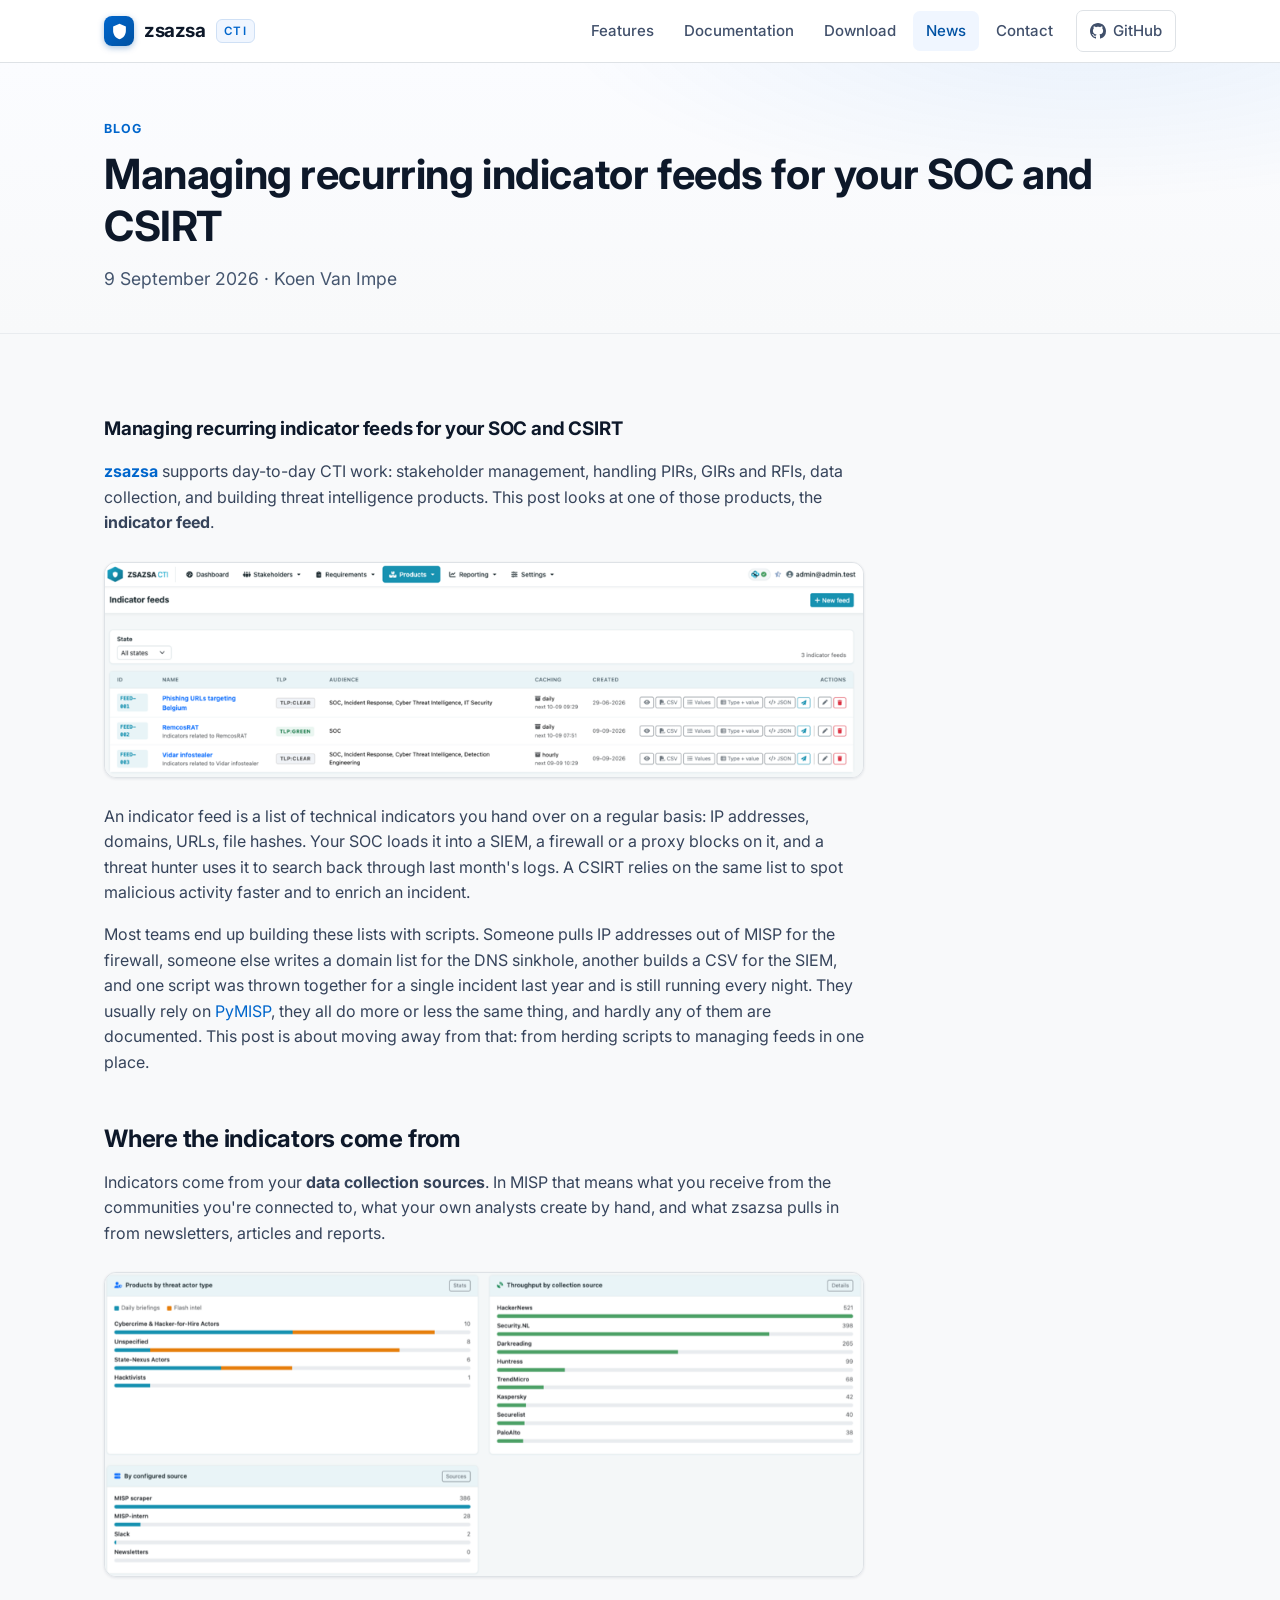
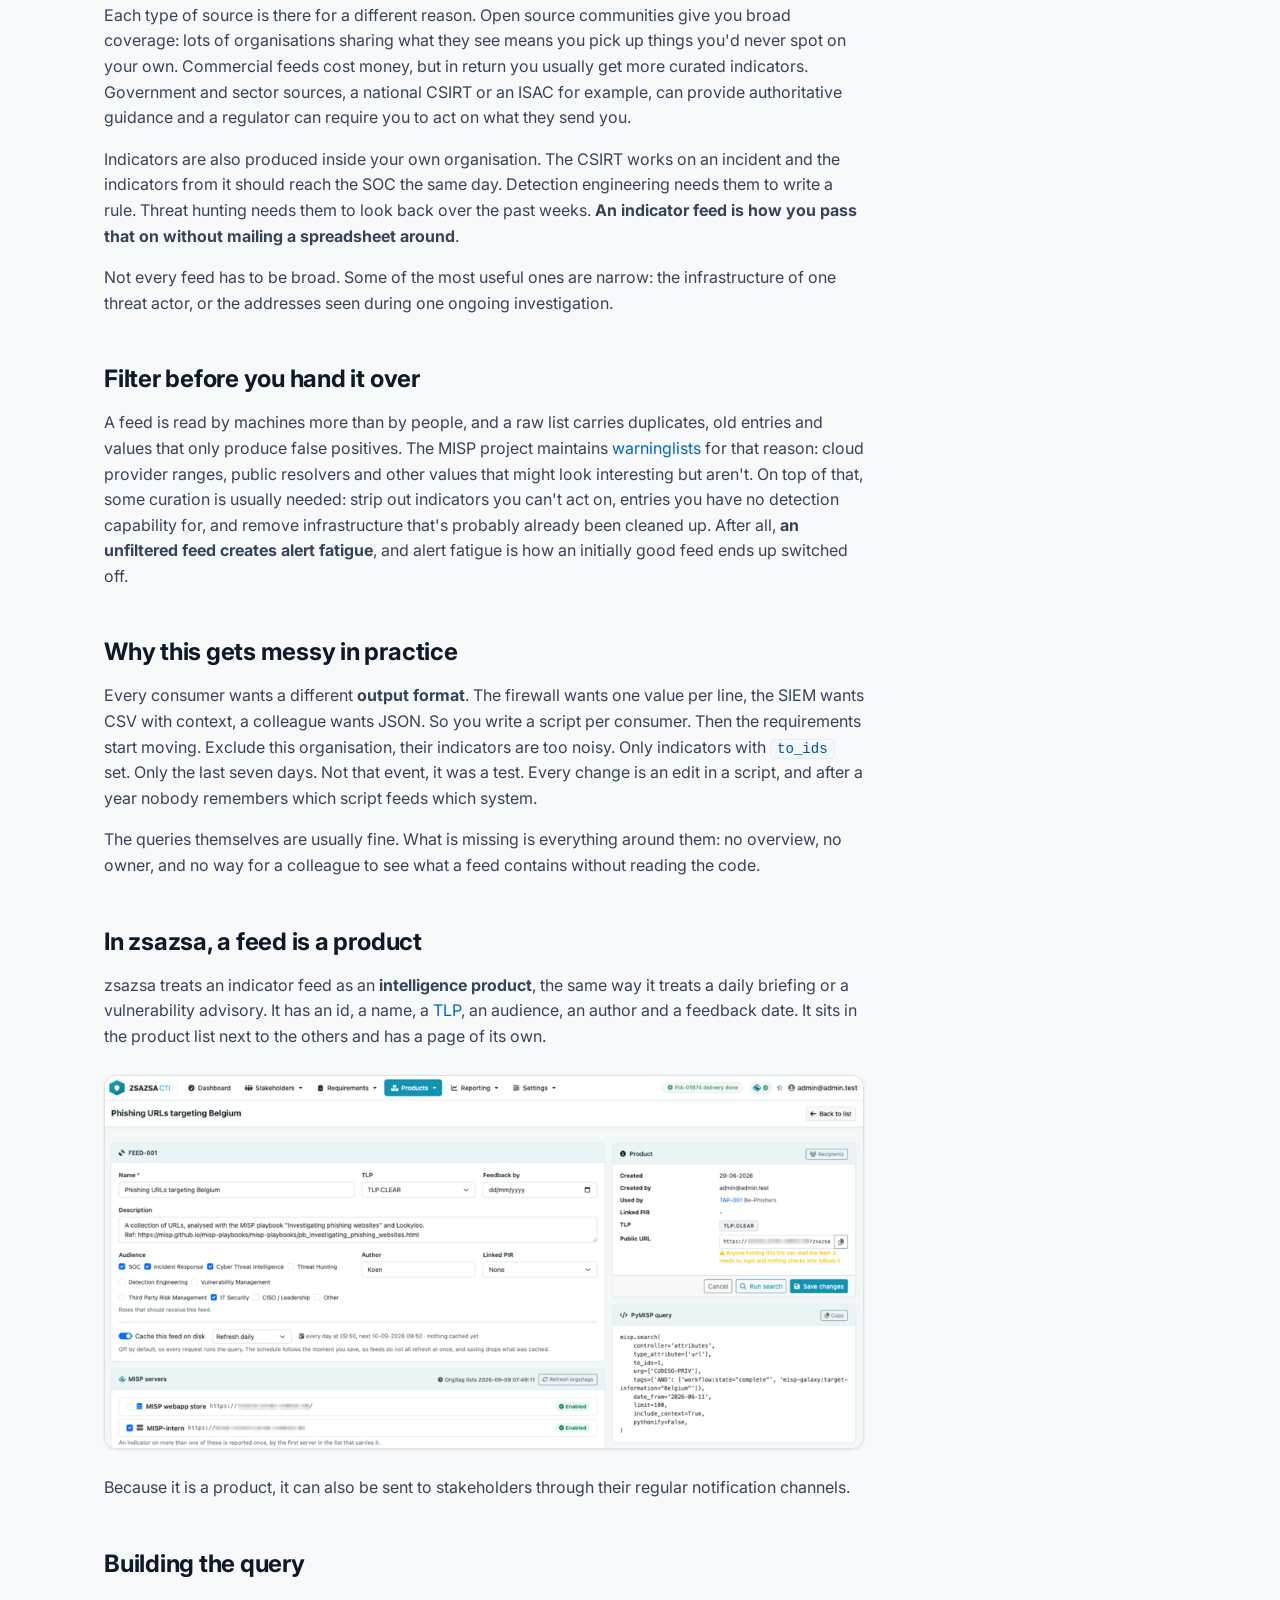
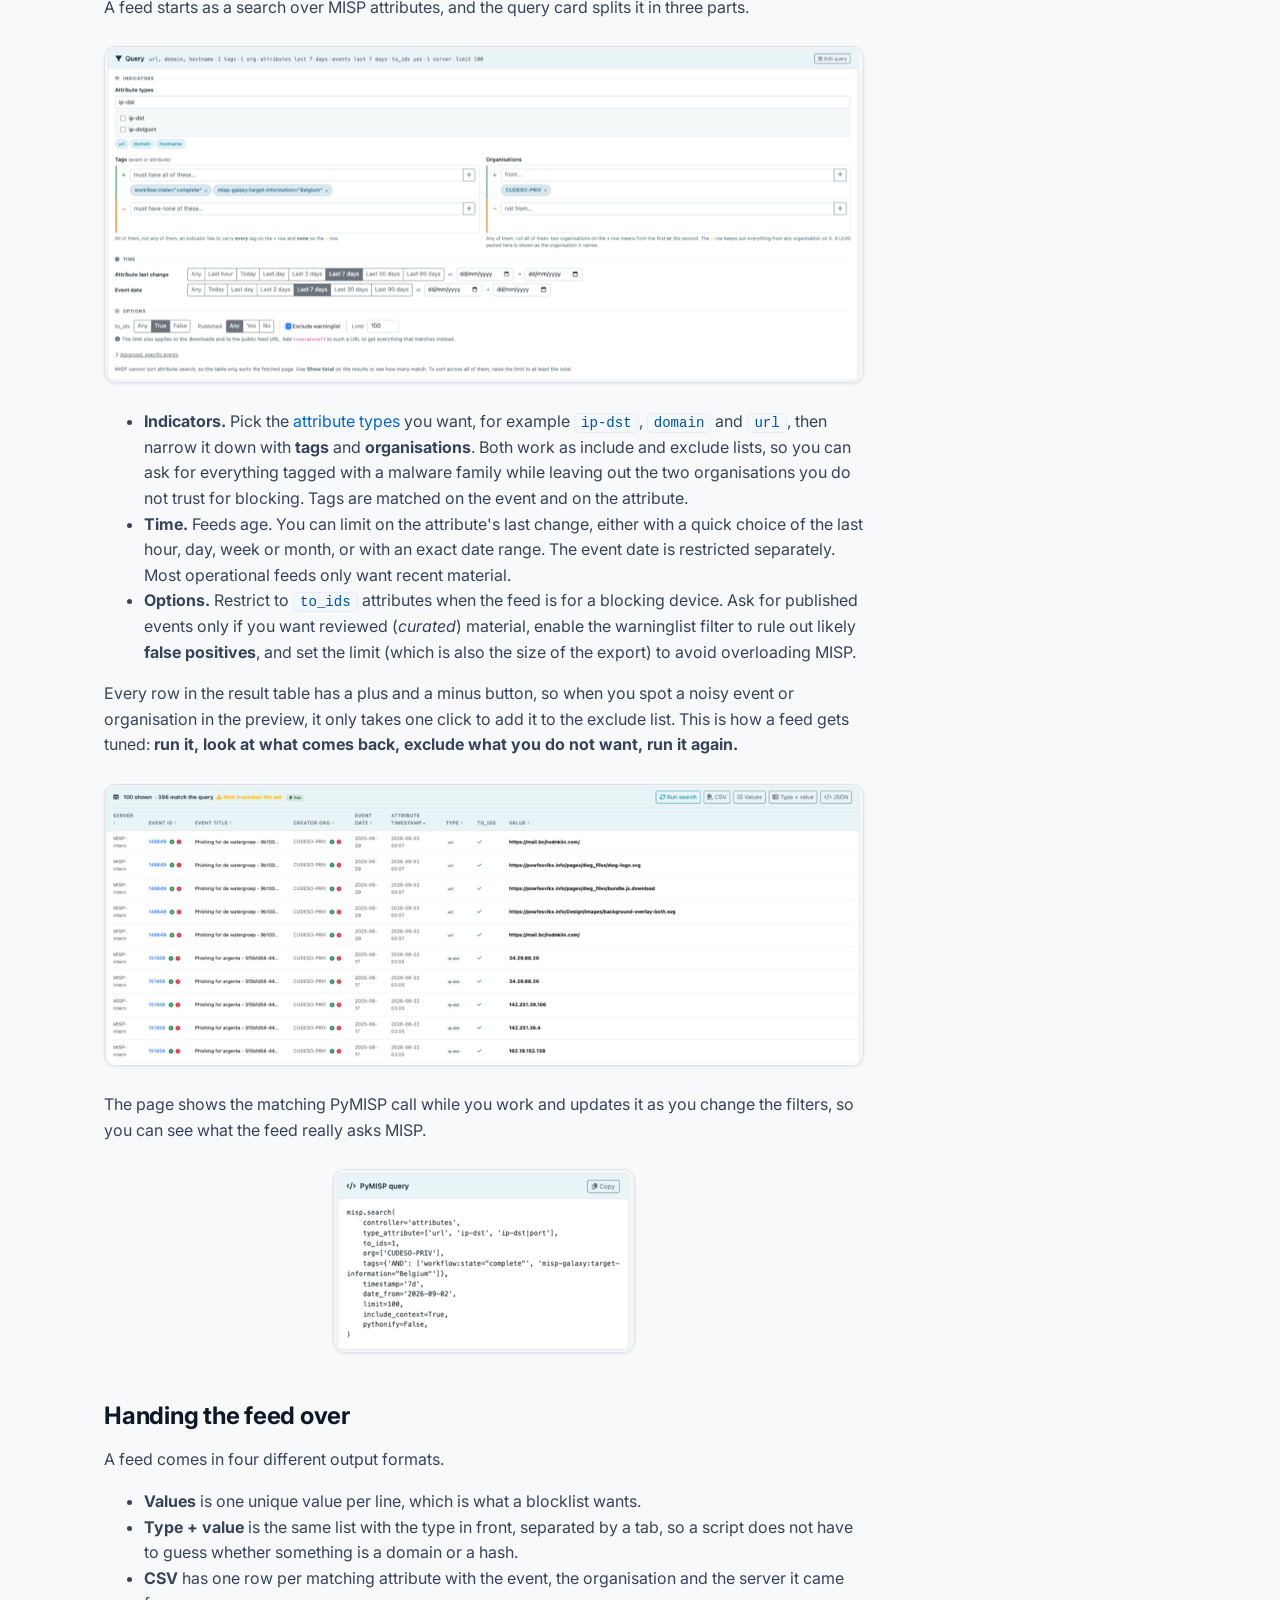
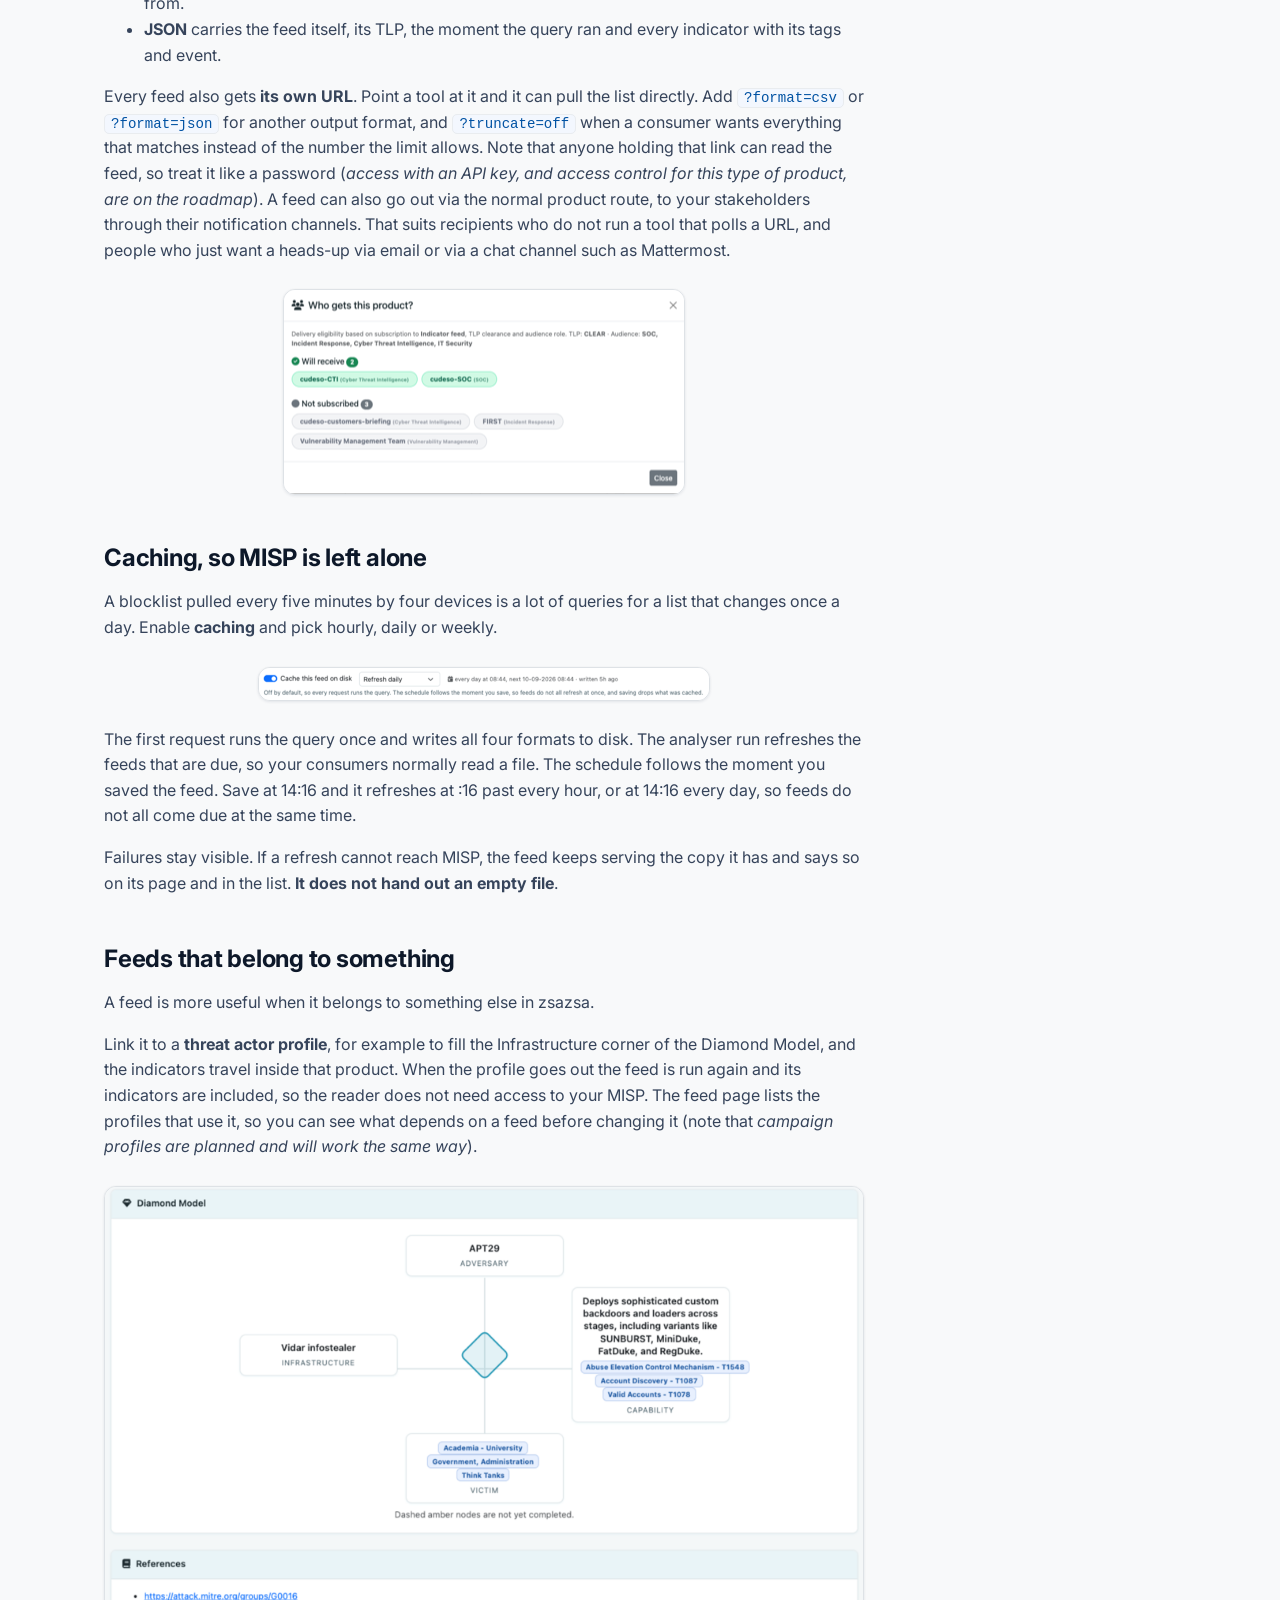
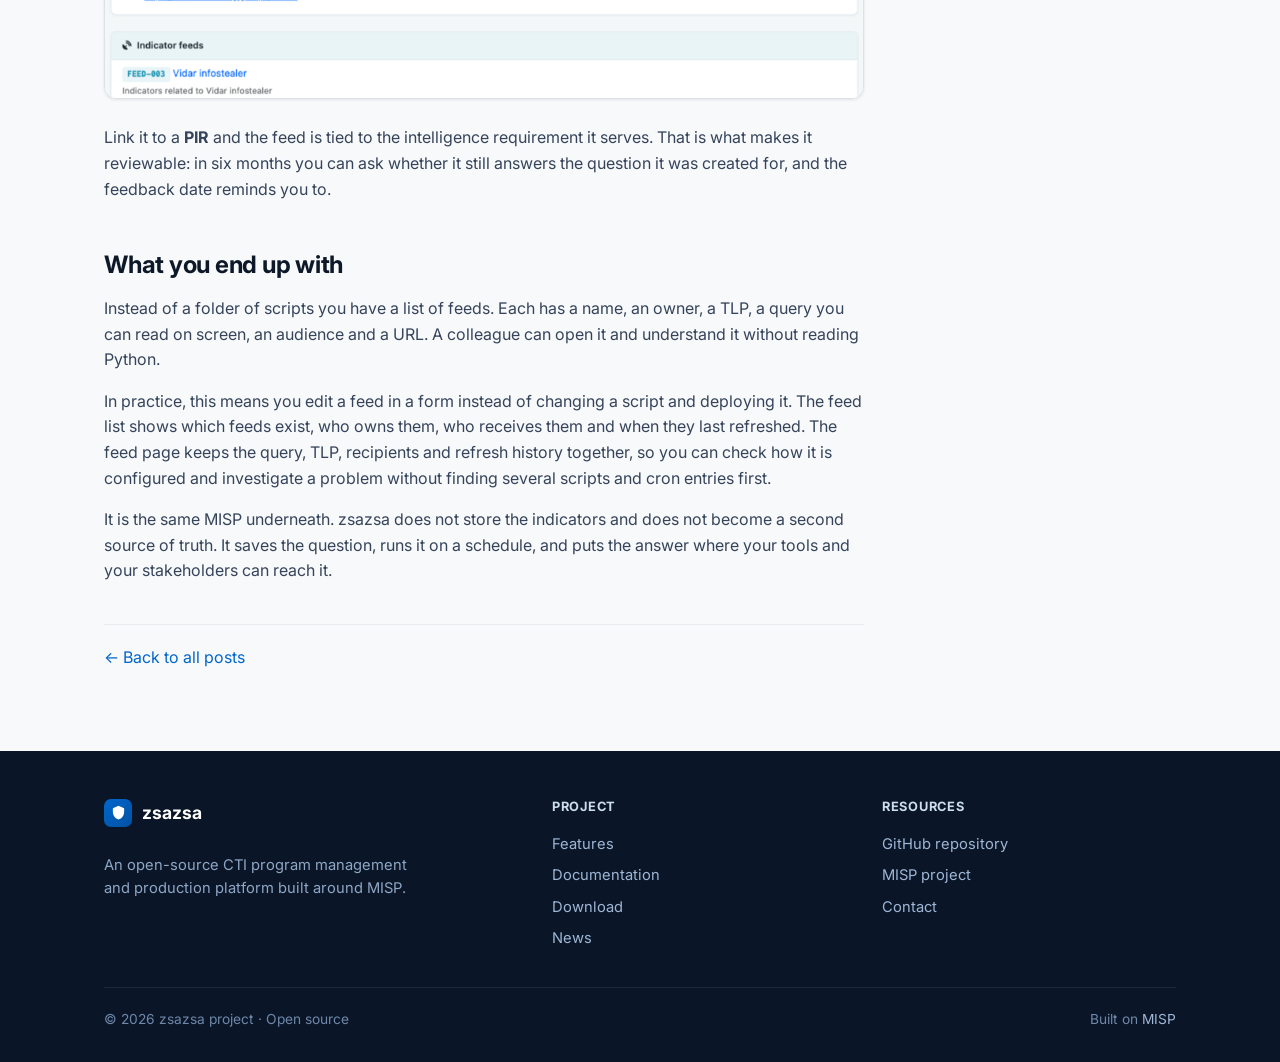
<file: blog/manage-indicator-feeds.html>
<!DOCTYPE html>
<html lang="en">
<head>
  <meta charset="UTF-8">
  <meta name="viewport" content="width=device-width, initial-scale=1.0">
  <title>Managing recurring indicator feeds for your SOC and CSIRT · zsazsa CTI</title>
  <meta name="description" content="An article that describes how to manage recurring indicator feeds for your SOC and CSIRT. Instead of having multiple Python scripts creating export lists, use zsazsa as the central feed engine.">
  <link rel="icon" type="image/svg+xml" href="../assets/img/favicon.svg">
  <link rel="preconnect" href="https://fonts.googleapis.com">
  <link rel="preconnect" href="https://fonts.gstatic.com" crossorigin>
  <link href="https://fonts.googleapis.com/css2?family=Inter:wght@400;500;600;700&display=swap" rel="stylesheet">
  <link rel="stylesheet" href="../assets/css/site.css">
</head>
<body>

  <nav class="site-nav">
    <div class="nav-inner">
      <a href="../index.html" class="brand">
        <span class="glyph"><svg viewBox="0 0 24 24" fill="currentColor"><path d="M12 1L3 5v6c0 5.55 3.84 10.74 9 12 5.16-1.26 9-6.45 9-12V5l-9-4z"/></svg></span>
        zsazsa <span class="sub">CTI</span>
      </a>
      <button class="nav-toggle" aria-label="Toggle navigation" onclick="document.getElementById('navlinks').classList.toggle('open')">☰</button>
      <ul class="nav-links" id="navlinks">
        <li><a href="../features.html">Features</a></li>
        <li><a href="../documentation.html">Documentation</a></li>
        <li><a href="../download.html">Download</a></li>
        <li><a href="../news.html" class="active">News</a></li>
        <li><a href="../contact.html">Contact</a></li>
        <li><a href="https://github.com/zsazsa-project/zsazsa" class="gh" target="_blank" rel="noopener">
          <svg width="16" height="16" viewBox="0 0 16 16" fill="currentColor"><path d="M8 0C3.58 0 0 3.58 0 8c0 3.54 2.29 6.53 5.47 7.59.4.07.55-.17.55-.38 0-.19-.01-.82-.01-1.49-2.01.37-2.53-.49-2.69-.94-.09-.23-.48-.94-.82-1.13-.28-.15-.68-.52-.01-.53.63-.01 1.08.58 1.23.82.72 1.21 1.87.87 2.33.66.07-.52.28-.87.51-1.07-1.78-.2-3.64-.89-3.64-3.95 0-.87.31-1.59.82-2.15-.08-.2-.36-1.02.08-2.12 0 0 .67-.21 2.2.82.64-.18 1.32-.27 2-.27.68 0 1.36.09 2 .27 1.53-1.04 2.2-.82 2.2-.82.44 1.1.16 1.92.08 2.12.51.56.82 1.27.82 2.15 0 3.07-1.87 3.75-3.65 3.95.29.25.54.73.54 1.48 0 1.07-.01 1.93-.01 2.2 0 .21.15.46.55.38A8.01 8.01 0 0016 8c0-4.42-3.58-8-8-8z"/></svg>
          GitHub</a></li>
      </ul>
    </div>
  </nav>

  <header class="page-head">
    <div class="container">
      <div class="kicker">Blog</div>
      <h1>Managing recurring indicator feeds for your SOC and CSIRT</h1>
      <p>9 September 2026 · Koen Van Impe</p>
    </div>
  </header>

  <section>
    <div class="container">
      <article class="prose blog-post">
<h1>Managing recurring indicator feeds for your SOC and CSIRT</h1>
<p><strong><a href="https://github.com/zsazsa-project/zsazsa">zsazsa</a></strong> supports day-to-day CTI work: stakeholder management, handling PIRs, GIRs and RFIs, data collection, and building threat intelligence products. This post looks at one of those products, the <strong>indicator feed</strong>.</p>
<p><img alt="indicator-feed-1.png" src="../assets/img/blog/indicator-feed-1.png" /></p>
<p>An indicator feed is a list of technical indicators you hand over on a regular basis: IP addresses, domains, URLs, file hashes. Your SOC loads it into a SIEM, a firewall or a proxy blocks on it, and a threat hunter uses it to search back through last month's logs. A CSIRT relies on the same list to spot malicious activity faster and to enrich an incident.</p>
<p>Most teams end up building these lists with scripts. Someone pulls IP addresses out of MISP for the firewall, someone else writes a domain list for the DNS sinkhole, another builds a CSV for the SIEM, and one script was thrown together for a single incident last year and is still running every night. They usually rely on <a href="https://github.com/MISP/PyMISP">PyMISP</a>, they all do more or less the same thing, and hardly any of them are documented. This post is about moving away from that: from herding scripts to managing feeds in one place.</p>
<h2>Where the indicators come from</h2>
<p>Indicators come from your <strong>data collection sources</strong>. In MISP that means what you receive from the communities you're connected to, what your own analysts create by hand, and what zsazsa pulls in from newsletters, articles and reports.</p>
<p><img alt="indicator-feed-2.png" src="../assets/img/blog/indicator-feed-2.png" /></p>
<p>Each type of source is there for a different reason. Open source communities give you broad coverage: lots of organisations sharing what they see means you pick up things you'd never spot on your own. Commercial feeds cost money, but in return you usually get more curated indicators. Government and sector sources, a national CSIRT or an ISAC for example, can provide authoritative guidance and a regulator can require you to act on what they send you.</p>
<p>Indicators are also produced inside your own organisation. The CSIRT works on an incident and the indicators from it should reach the SOC the same day. Detection engineering needs them to write a rule. Threat hunting needs them to look back over the past weeks. <strong>An indicator feed is how you pass that on without mailing a spreadsheet around</strong>.</p>
<p>Not every feed has to be broad. Some of the most useful ones are narrow: the infrastructure of one threat actor, or the addresses seen during one ongoing investigation.</p>
<h2>Filter before you hand it over</h2>
<p>A feed is read by machines more than by people, and a raw list carries duplicates, old entries and values that only produce false positives. The MISP project maintains <a href="https://github.com/MISP/misp-warninglists">warninglists</a> for that reason: cloud provider ranges, public resolvers and other values that might look interesting but aren't. On top of that, some curation is usually needed: strip out indicators you can't act on, entries you have no detection capability for, and remove infrastructure that's probably already been cleaned up. After all, <strong>an unfiltered feed creates alert fatigue</strong>, and alert fatigue is how an initially good feed ends up switched off.</p>
<h2>Why this gets messy in practice</h2>
<p>Every consumer wants a different <strong>output format</strong>. The firewall wants one value per line, the SIEM wants CSV with context, a colleague wants JSON. So you write a script per consumer. Then the requirements start moving. Exclude this organisation, their indicators are too noisy. Only indicators with <code>to_ids</code> set. Only the last seven days. Not that event, it was a test. Every change is an edit in a script, and after a year nobody remembers which script feeds which system.</p>
<p>The queries themselves are usually fine. What is missing is everything around them: no overview, no owner, and no way for a colleague to see what a feed contains without reading the code.</p>
<h2>In zsazsa, a feed is a product</h2>
<p>zsazsa treats an indicator feed as an <strong>intelligence product</strong>, the same way it treats a daily briefing or a vulnerability advisory. It has an id, a name, a <a href="https://www.first.org/tlp/">TLP</a>, an audience, an author and a feedback date. It sits in the product list next to the others and has a page of its own.</p>
<p><img alt="indicator-feed-3.png" src="../assets/img/blog/indicator-feed-3.png" /></p>
<p>Because it is a product, it can also be sent to stakeholders through their regular notification channels.</p>
<h2>Building the query</h2>
<p>A feed starts as a search over MISP attributes, and the query card splits it in three parts.</p>
<p><img alt="indicator-feed-4.png" src="../assets/img/blog/indicator-feed-4.png" /></p>
<ul>
<li><strong>Indicators.</strong> Pick the <a href="https://www.misp-project.org/datamodels/">attribute types</a> you want, for example <code>ip-dst</code>, <code>domain</code> and <code>url</code>, then narrow it down with <strong>tags</strong> and <strong>organisations</strong>. Both work as include and exclude lists, so you can ask for everything tagged with a malware family while leaving out the two organisations you do not trust for blocking. Tags are matched on the event and on the attribute.</li>
<li><strong>Time.</strong> Feeds age. You can limit on the attribute's last change, either with a quick choice of the last hour, day, week or month, or with an exact date range. The event date is restricted separately. Most operational feeds only want recent material.</li>
<li><strong>Options.</strong> Restrict to <code>to_ids</code> attributes when the feed is for a blocking device. Ask for published events only if you want reviewed (<em>curated</em>) material, enable the warninglist filter to rule out likely <strong>false positives</strong>, and set the limit (which is also the size of the export) to avoid overloading MISP.</li>
</ul>
<p>Every row in the result table has a plus and a minus button, so when you spot a noisy event or organisation in the preview, it only takes one click to add it to the exclude list. This is how a feed gets tuned: <strong>run it, look at what comes back, exclude what you do not want, run it again.</strong></p>
<p><img alt="indicator-feed-5.png" src="../assets/img/blog/indicator-feed-5.png" /></p>
<p>The page shows the matching PyMISP call while you work and updates it as you change the filters, so you can see what the feed really asks MISP.</p>
<p><img alt="indicator-feed-pymisp.png" src="../assets/img/blog/indicator-feed-pymisp.png" /></p>
<h2>Handing the feed over</h2>
<p>A feed comes in four different output formats. </p>
<ul>
<li><strong>Values</strong> is one unique value per line, which is what a blocklist wants. </li>
<li><strong>Type + value</strong> is the same list with the type in front, separated by a tab, so a script does not have to guess whether something is a domain or a hash. </li>
<li><strong>CSV</strong> has one row per matching attribute with the event, the organisation and the server it came from. </li>
<li><strong>JSON</strong> carries the feed itself, its TLP, the moment the query ran and every indicator with its tags and event.</li>
</ul>
<p>Every feed also gets <strong>its own URL</strong>. Point a tool at it and it can pull the list directly. Add <code>?format=csv</code> or <code>?format=json</code> for another output format, and <code>?truncate=off</code> when a consumer wants everything that matches instead of the number the limit allows. Note that anyone holding that link can read the feed, so treat it like a password (<em>access with an API key, and access control for this type of product, are on the roadmap</em>). A feed can also go out via the normal product route, to your stakeholders through their notification channels. That suits recipients who do not run a tool that polls a URL, and people who just want a heads-up via email or via a chat channel such as Mattermost.</p>
<p><img alt="indicator-feed-rcpts.png" src="../assets/img/blog/indicator-feed-rcpts.png" /></p>
<h2>Caching, so MISP is left alone</h2>
<p>A blocklist pulled every five minutes by four devices is a lot of queries for a list that changes once a day. Enable <strong>caching</strong> and pick hourly, daily or weekly.</p>
<p><img alt="indicator-feed-cache.png" src="../assets/img/blog/indicator-feed-cache.png" /></p>
<p>The first request runs the query once and writes all four formats to disk. The analyser run refreshes the feeds that are due, so your consumers normally read a file. The schedule follows the moment you saved the feed. Save at 14:16 and it refreshes at :16 past every hour, or at 14:16 every day, so feeds do not all come due at the same time.</p>
<p>Failures stay visible. If a refresh cannot reach MISP, the feed keeps serving the copy it has and says so on its page and in the list. <strong>It does not hand out an empty file</strong>.</p>
<h2>Feeds that belong to something</h2>
<p>A feed is more useful when it belongs to something else in zsazsa.</p>
<p>Link it to a <strong>threat actor profile</strong>, for example to fill the Infrastructure corner of the Diamond Model, and the indicators travel inside that product. When the profile goes out the feed is run again and its indicators are included, so the reader does not need access to your MISP. The feed page lists the profiles that use it, so you can see what depends on a feed before changing it (note that <em>campaign profiles are planned and will work the same way</em>).</p>
<p><img alt="indicator-feed-ta.png" src="../assets/img/blog/indicator-feed-ta.png" /></p>
<p>Link it to a <strong>PIR</strong> and the feed is tied to the intelligence requirement it serves. That is what makes it reviewable: in six months you can ask whether it still answers the question it was created for, and the feedback date reminds you to.</p>
<h2>What you end up with</h2>
<p>Instead of a folder of scripts you have a list of feeds. Each has a name, an owner, a TLP, a query you can read on screen, an audience and a URL. A colleague can open it and understand it without reading Python.</p>
<p>In practice, this means you edit a feed in a form instead of changing a script and deploying it. The feed list shows which feeds exist, who owns them, who receives them and when they last refreshed. The feed page keeps the query, TLP, recipients and refresh history together, so you can check how it is configured and investigate a problem without finding several scripts and cron entries first.</p>
<p>It is the same MISP underneath. zsazsa does not store the indicators and does not become a second source of truth. It saves the question, runs it on a schedule, and puts the answer where your tools and your stakeholders can reach it.</p>
        <p class="blog-back"><a href="../news.html">← Back to all posts</a></p>
      </article>
    </div>
  </section>

  <footer class="site-footer">
    <div class="container">
      <div class="foot-grid">
        <div>
          <span class="foot-brand">
            <span class="glyph"><svg viewBox="0 0 24 24" fill="currentColor"><path d="M12 1L3 5v6c0 5.55 3.84 10.74 9 12 5.16-1.26 9-6.45 9-12V5l-9-4z"/></svg></span>
            zsazsa
          </span>
          <p class="foot-about">An open-source CTI program management and production platform built around MISP.</p>
        </div>
        <div>
          <h4>Project</h4>
          <a href="../features.html">Features</a>
          <a href="../documentation.html">Documentation</a>
          <a href="../download.html">Download</a>
          <a href="../news.html">News</a>
        </div>
        <div>
          <h4>Resources</h4>
          <a href="https://github.com/zsazsa-project/zsazsa" target="_blank" rel="noopener">GitHub repository</a>
          <a href="https://www.misp-project.org/" target="_blank" rel="noopener">MISP project</a>
          <a href="../contact.html">Contact</a>
        </div>
      </div>
      <div class="foot-bottom">
        <span>© <span id="year"></span> zsazsa project · Open source</span>
        <span>Built on <a href="https://www.misp-project.org/" target="_blank" rel="noopener" style="display:inline;">MISP</a></span>
      </div>
    </div>
  </footer>

  <script>document.getElementById('year').textContent = new Date().getFullYear();</script>
</body>
</html>
</file>
<file: assets/css/site.css>
/* ───────────────────────────────────────────────────────────────────────────
   zsazsa-project.org — public site styles
   Mirrors the zsazsa "UiBeta" application theme:
   MISP-style light surfaces, #0066cc accent, Inter typography, shield glyph.
   ─────────────────────────────────────────────────────────────────────────── */

:root {
  /* UiBeta palette (from the application theme) */
  --blue:          #0066cc;
  --blue-deep:     #0052a3;
  --blue-navy:     #004d99;
  --blue-tint:     #f0f6ff;

  --ink:           #0d1829;
  --text:          #212529;
  --text-muted:    #6c757d;

  --body-bg:       #f8f9fa;
  --card-bg:       #ffffff;
  --surface-tint:  #f3f7fe;
  --surface-dark:  #0a1628;   /* deep navy used in the app sidebar */

  --border:        #dee2e6;
  --border-faint:  #e9ecef;

  --green:         #28a745;
  --orange:        #fd7e14;
  --red:           #dc3545;

  --radius:        10px;
  --radius-sm:     8px;
  --shadow:        0 1px 3px rgba(4,28,68,.09), 0 0 1px rgba(4,28,68,.06);
  --shadow-lift:   0 6px 24px rgba(4,28,68,.10);

  --brand-gradient: linear-gradient(135deg, #0066cc 0%, #0052a3 100%);
  --maxw:          1120px;
}

*, *::before, *::after { box-sizing: border-box; }

html { scroll-behavior: smooth; }

body {
  margin: 0;
  font-family: "Inter", system-ui, -apple-system, "Segoe UI", Roboto, sans-serif;
  font-size: 16px;
  line-height: 1.6;
  color: var(--text);
  background: var(--body-bg);
  -webkit-font-smoothing: antialiased;
}

a { color: var(--blue); text-decoration: none; }
a:hover { color: var(--blue-deep); text-decoration: underline; }

h1, h2, h3, h4 {
  color: var(--ink);
  line-height: 1.25;
  font-weight: 700;
  letter-spacing: -0.01em;
}

img { max-width: 100%; height: auto; }

.container {
  max-width: var(--maxw);
  margin: 0 auto;
  padding: 0 24px;
}

.muted { color: var(--text-muted); }
.center { text-align: center; }

/* ─── Top navigation ─────────────────────────────────────────────────────── */
.site-nav {
  position: sticky;
  top: 0;
  z-index: 50;
  background: rgba(255,255,255,.92);
  backdrop-filter: saturate(180%) blur(8px);
  border-bottom: 1px solid var(--border);
}
.site-nav .nav-inner {
  max-width: var(--maxw);
  margin: 0 auto;
  padding: 0 24px;
  height: 62px;
  display: flex;
  align-items: center;
  gap: 28px;
}
.brand {
  display: inline-flex;
  align-items: center;
  gap: 10px;
  font-weight: 700;
  font-size: 1.18rem;
  color: var(--ink);
  letter-spacing: -0.02em;
}
.brand:hover { text-decoration: none; color: var(--ink); }
.brand .glyph {
  width: 30px; height: 30px;
  display: inline-flex;
  align-items: center;
  justify-content: center;
  border-radius: 8px;
  background: var(--brand-gradient);
  color: #fff;
  box-shadow: 0 2px 6px rgba(0,82,163,.35);
}
.brand .glyph svg { width: 17px; height: 17px; }
.brand .sub {
  font-weight: 600;
  font-size: .72rem;
  letter-spacing: .12em;
  text-transform: uppercase;
  color: var(--blue);
  padding: 2px 7px;
  border: 1px solid #cfe0f5;
  border-radius: 6px;
  background: var(--blue-tint);
}

.nav-links {
  display: flex;
  align-items: center;
  gap: 4px;
  margin-left: auto;
  list-style: none;
  padding: 0;
}
.nav-links a {
  display: inline-block;
  padding: 8px 13px;
  border-radius: 7px;
  color: #41506b;
  font-weight: 500;
  font-size: .94rem;
}
.nav-links a:hover { background: var(--surface-tint); color: var(--blue-deep); text-decoration: none; }
.nav-links a.active { color: var(--blue-deep); background: var(--blue-tint); }
.nav-links a.gh {
  display: inline-flex;
  align-items: center;
  gap: 7px;
  margin-left: 6px;
  border: 1px solid var(--border);
}
.nav-links a.gh:hover { border-color: #c2d3ea; }

.nav-toggle {
  display: none;
  margin-left: auto;
  background: none;
  border: 1px solid var(--border);
  border-radius: 7px;
  padding: 7px 10px;
  cursor: pointer;
  color: var(--ink);
}

/* ─── Buttons ────────────────────────────────────────────────────────────── */
.btn {
  display: inline-flex;
  align-items: center;
  gap: 8px;
  padding: 11px 20px;
  border-radius: var(--radius-sm);
  font-weight: 600;
  font-size: .95rem;
  border: 1px solid transparent;
  cursor: pointer;
  transition: transform .06s ease, box-shadow .2s ease, background .2s ease;
}
.btn:hover { text-decoration: none; }
.btn-primary { background: var(--brand-gradient); color: #fff; box-shadow: 0 2px 10px rgba(0,82,163,.28); }
.btn-primary:hover { color: #fff; transform: translateY(-1px); box-shadow: var(--shadow-lift); }
.btn-ghost { background: #fff; color: var(--blue-deep); border-color: var(--border); }
.btn-ghost:hover { background: var(--surface-tint); border-color: #c2d3ea; color: var(--blue-deep); }

/* ─── Hero ───────────────────────────────────────────────────────────────── */
.hero {
  background:
    radial-gradient(1100px 460px at 78% -8%, rgba(0,102,204,.10), transparent 60%),
    linear-gradient(180deg, #fbfcff 0%, var(--body-bg) 100%);
  border-bottom: 1px solid var(--border-faint);
  padding: 76px 0 64px;
}
.hero .eyebrow {
  display: inline-flex;
  align-items: center;
  gap: 8px;
  font-size: .8rem;
  font-weight: 600;
  letter-spacing: .04em;
  text-transform: uppercase;
  color: var(--blue);
  background: var(--blue-tint);
  border: 1px solid #d4e4fa;
  padding: 5px 12px;
  border-radius: 100px;
  margin-bottom: 22px;
}
.hero h1 {
  font-size: clamp(2.1rem, 4.6vw, 3.3rem);
  margin: 0 0 18px;
  max-width: 760px;
}
.hero p.lead {
  font-size: 1.18rem;
  color: #45566f;
  max-width: 680px;
  margin: 0 0 30px;
}
.hero-actions { display: flex; flex-wrap: wrap; gap: 12px; }
.hero-meta {
  margin-top: 34px;
  display: flex;
  flex-wrap: wrap;
  gap: 26px;
  color: var(--text-muted);
  font-size: .92rem;
}
.hero-meta b { color: var(--ink); }

.hero-shot {
  margin-top: 52px;
  border-radius: 14px;
  border: 1px solid var(--border);
  box-shadow: var(--shadow-lift);
  overflow: hidden;
  background: #fff;
}
.hero-shot img { display: block; width: 100%; }

/* ─── Sections ───────────────────────────────────────────────────────────── */
section { padding: 64px 0; }
.section-tint { background: #fff; border-top: 1px solid var(--border-faint); border-bottom: 1px solid var(--border-faint); }

.section-head { max-width: 720px; margin: 0 0 40px; }
.section-head.center { margin-left: auto; margin-right: auto; text-align: center; }
.section-head h2 { font-size: clamp(1.6rem, 3vw, 2.1rem); margin: 0 0 12px; }
.section-head p { font-size: 1.06rem; color: var(--text-muted); margin: 0; }
.kicker {
  font-size: .78rem; font-weight: 700; letter-spacing: .08em;
  text-transform: uppercase; color: var(--blue); margin-bottom: 10px;
}

/* ─── Cards / grids ──────────────────────────────────────────────────────── */
.grid { display: grid; gap: 22px; }
.grid-2 { grid-template-columns: repeat(2, 1fr); }
.grid-3 { grid-template-columns: repeat(3, 1fr); }

.card {
  background: var(--card-bg);
  border: 1px solid var(--border);
  border-radius: var(--radius);
  padding: 26px;
  box-shadow: var(--shadow);
  transition: transform .12s ease, box-shadow .2s ease, border-color .2s ease;
}
.card.hover:hover { transform: translateY(-3px); box-shadow: var(--shadow-lift); border-color: #cfe0f5; }
.card h3 { font-size: 1.12rem; margin: 0 0 8px; }
.card p { margin: 0; color: var(--text-muted); font-size: .95rem; }

.feat-icon {
  width: 42px; height: 42px;
  border-radius: 9px;
  display: inline-flex;
  align-items: center;
  justify-content: center;
  background: var(--blue-tint);
  color: var(--blue);
  margin-bottom: 14px;
  border: 1px solid #dcebfd00; /* transparent, kept for spacing */
}
.feat-icon svg { width: 22px; height: 22px; }

/* ─── Feature detail rows (alternating) ──────────────────────────────────── */
.feature-row {
  display: grid;
  grid-template-columns: 1fr 1fr;
  gap: 44px;
  align-items: center;
  padding: 44px 0;
  border-bottom: 1px solid var(--border-faint);
}
.feature-row:last-child { border-bottom: none; }
.feature-row.reverse .feature-media { order: 2; }
.feature-media {
  border-radius: 12px;
  border: 1px solid var(--border);
  box-shadow: var(--shadow);
  overflow: hidden;
  background: #fff;
}
.feature-media img { display: block; width: 100%; }
.feature-text h3 { font-size: 1.45rem; margin: 0 0 12px; }
.feature-text p { color: #45566f; margin: 0 0 14px; }
.feature-text ul { margin: 0; padding-left: 18px; color: #45566f; }
.feature-text ul li { margin-bottom: 7px; }

/* ─── Pill list / checklist ──────────────────────────────────────────────── */
.tick-list { list-style: none; padding: 0; margin: 0; }
.tick-list li {
  position: relative;
  padding: 9px 0 9px 30px;
  border-bottom: 1px dashed var(--border-faint);
  color: #3c4a60;
}
.tick-list li:last-child { border-bottom: none; }
.tick-list li::before {
  content: "";
  position: absolute;
  left: 0; top: 14px;
  width: 16px; height: 16px;
  border-radius: 50%;
  background: var(--blue-tint);
  border: 1px solid var(--blue);
}
.tick-list li::after {
  content: "";
  position: absolute;
  left: 5px; top: 17px;
  width: 5px; height: 9px;
  border: solid var(--blue);
  border-width: 0 2px 2px 0;
  transform: rotate(45deg);
}

/* ─── Badges ─────────────────────────────────────────────────────────────── */
.badge {
  display: inline-block;
  padding: 3px 10px;
  border-radius: 100px;
  font-size: .76rem;
  font-weight: 600;
  border: 1px solid transparent;
}
.badge-public { background: #eaf6f1; color: #1a7a4a; border-color: #b6e0c9; }
.badge-draft  { background: #fef5e3; color: #a0690a; border-color: #f3d9a3; }
.badge-blue   { background: var(--blue-tint); color: var(--blue-deep); border-color: #d4e4fa; }

/* ─── News list ──────────────────────────────────────────────────────────── */
.post {
  display: grid;
  grid-template-columns: 150px 1fr;
  gap: 24px;
  padding: 26px;
  border: 1px solid var(--border);
  border-radius: var(--radius);
  background: #fff;
  box-shadow: var(--shadow);
  margin-bottom: 18px;
}
.post .post-date { color: var(--text-muted); font-size: .9rem; }
.post h3 { margin: 8px 0 10px; font-size: 1.22rem; }
.post h3 a { color: inherit; text-decoration: none; }
.post h3 a:hover { color: var(--blue); text-decoration: underline; }
.post p { margin: 0 0 14px; color: #45566f; }

/* ─── Docs / generic prose ───────────────────────────────────────────────── */
.prose { max-width: 820px; }
.prose h2 { font-size: 1.5rem; margin: 40px 0 14px; padding-top: 8px; }
.prose h3 { font-size: 1.18rem; margin: 28px 0 10px; }
.prose p { color: #36445b; }
.prose ul { color: #36445b; }
.prose code, code.inline {
  background: var(--surface-tint);
  border: 1px solid var(--border-faint);
  border-radius: 5px;
  padding: 1px 6px;
  font-size: .88em;
  font-family: "SFMono-Regular", ui-monospace, Menlo, Consolas, monospace;
  color: var(--blue-deep);
}
.prose pre {
  background: var(--surface-dark);
  color: #d6e3f5;
  border-radius: var(--radius-sm);
  padding: 18px 20px;
  overflow-x: auto;
  font-size: .86rem;
  line-height: 1.55;
  border: 1px solid #16233d;
}
.prose pre code { background: none; border: none; padding: 0; color: inherit; }

.callout {
  border: 1px solid #d4e4fa;
  background: var(--blue-tint);
  border-left: 4px solid var(--blue);
  border-radius: var(--radius-sm);
  padding: 16px 20px;
  margin: 22px 0;
  color: #2d3e57;
}
.callout strong { color: var(--ink); }

/* ─── Inline figure (screenshots in prose / docs) ────────────────────────── */
.doc-figure {
  margin: 26px 0;
  border-radius: 12px;
  border: 1px solid var(--border);
  box-shadow: var(--shadow);
  overflow: hidden;
  background: #fff;
}
.doc-figure img { display: block; width: 100%; }
.doc-figure figcaption {
  padding: 10px 16px;
  font-size: .85rem;
  color: var(--text-muted);
  border-top: 1px solid var(--border-faint);
  background: var(--surface-tint);
}

/* ─── Architecture diagram (simple node/connector layout) ────────────────── */
.arch {
  margin: 24px 0;
  padding: 26px 20px;
  border: 1px solid var(--border);
  border-radius: 12px;
  background: var(--surface-tint);
}
.arch-row { display: flex; gap: 18px; justify-content: center; flex-wrap: wrap; }
.arch-node {
  border: 1px solid var(--border);
  border-radius: 10px;
  background: #fff;
  box-shadow: var(--shadow);
  padding: 13px 18px;
  text-align: center;
  min-width: 190px;
}
.arch-node .an-title { font-weight: 700; color: var(--ink); font-size: .98rem; }
.arch-node .an-sub { color: var(--text-muted); font-size: .8rem; margin-top: 3px; }
.arch-node.is-app {
  background: var(--brand-gradient);
  border-color: transparent;
}
.arch-node.is-app .an-title { color: #fff; }
.arch-node.is-app .an-sub { color: rgba(255,255,255,.85); }
.arch-connector { width: 2px; height: 26px; background: var(--border); margin: 0 auto; }
.arch-caption { margin: 14px 0 0; font-size: .85rem; color: var(--text-muted); text-align: center; }
.arch-node.is-optional { border-style: dashed; box-shadow: none; }

/* ─── Quickstart: the three steps and the install tabs ───────────────────── */
.steps {
  display: grid;
  grid-template-columns: repeat(3, 1fr);
  gap: 14px;
  margin: 8px 0 30px;
  padding: 0;
  list-style: none;
  counter-reset: step;
}
.steps li { counter-increment: step; }
.steps a {
  display: block;
  height: 100%;
  padding: 16px 18px 16px 62px;
  position: relative;
  border: 1px solid var(--border);
  border-radius: var(--radius);
  background: #fff;
  box-shadow: var(--shadow);
  color: #45566f;
  font-size: .9rem;
}
.steps a:hover { text-decoration: none; border-color: #c2d3ea; box-shadow: var(--shadow-lift); }
.steps a::before {
  content: counter(step);
  position: absolute;
  left: 18px; top: 16px;
  width: 30px; height: 30px;
  border-radius: 50%;
  background: var(--brand-gradient);
  color: #fff;
  font-weight: 700;
  display: flex; align-items: center; justify-content: center;
}
.steps .step-title { display: block; color: var(--ink); font-weight: 700; font-size: 1.02rem; margin-bottom: 2px; }

.tab-list {
  display: flex;
  gap: 6px;
  border-bottom: 1px solid var(--border);
  margin: 22px 0 0;
}
.tab-list button {
  font: inherit;
  font-weight: 600;
  font-size: .95rem;
  padding: 10px 18px;
  border: 1px solid transparent;
  border-bottom: none;
  border-radius: var(--radius-sm) var(--radius-sm) 0 0;
  background: none;
  color: var(--text-muted);
  cursor: pointer;
  margin-bottom: -1px;
}
.tab-list button:hover { color: var(--blue-deep); }
.tab-list button[aria-selected="true"] {
  background: #fff;
  color: var(--blue-deep);
  border-color: var(--border);
  border-bottom: 1px solid #fff;
}
.tab-panel {
  background: #fff;
  border: 1px solid var(--border);
  border-top: none;
  border-radius: 0 0 var(--radius) var(--radius);
  padding: 4px 24px 18px;
  margin-bottom: 26px;
}
.tab-panel > h3:first-child { margin-top: 20px; }
/* Without the script both panels show, one after the other. */
.tab-list:not(.ready) { display: none; }
.tab-list:not(.ready) ~ .tab-panel { border-top: 1px solid var(--border); border-radius: var(--radius); }

@media (max-width: 860px) {
  .steps { grid-template-columns: 1fr; }
  .tab-panel { padding: 4px 16px 14px; }
}

/* ─── Docs layout with side TOC ──────────────────────────────────────────── */
.docs-layout { display: grid; grid-template-columns: 232px 1fr; gap: 48px; align-items: start; }
.docs-toc {
  position: sticky;
  top: 86px;
  font-size: .92rem;
}
.docs-toc .toc-title {
  font-size: .74rem; font-weight: 700; letter-spacing: .08em;
  text-transform: uppercase; color: var(--text-muted); margin-bottom: 12px;
}
.docs-toc a {
  display: block;
  padding: 6px 12px;
  border-left: 2px solid var(--border);
  color: #45566f;
}
.docs-toc a:hover { border-left-color: var(--blue); color: var(--blue-deep); text-decoration: none; background: var(--surface-tint); }

/* ─── Tables ─────────────────────────────────────────────────────────────── */
.table-wrap { overflow-x: auto; border: 1px solid var(--border); border-radius: var(--radius-sm); }
table.tbl { width: 100%; border-collapse: collapse; font-size: .92rem; background: #fff; }
table.tbl th, table.tbl td { text-align: left; padding: 11px 14px; border-bottom: 1px solid var(--border-faint); }
table.tbl th { background: var(--surface-tint); color: var(--ink); font-weight: 600; }
table.tbl tr:last-child td { border-bottom: none; }

/* ─── CTA band ───────────────────────────────────────────────────────────── */
.cta {
  background: linear-gradient(135deg, #0a1628 0%, #0052a3 100%);
  border-radius: 16px;
  padding: 48px 44px;
  color: #eaf1fb;
  text-align: center;
  box-shadow: var(--shadow-lift);
}
.cta h2 { color: #fff; margin: 0 0 12px; font-size: 1.8rem; }
.cta p { color: #c4d6ef; max-width: 560px; margin: 0 auto 26px; }
.cta .btn-ghost { background: rgba(255,255,255,.08); color: #fff; border-color: rgba(255,255,255,.28); }
.cta .btn-ghost:hover { background: rgba(255,255,255,.16); color: #fff; }
.cta .btn-light { background: #fff; color: var(--blue-deep); }
.cta .btn-light:hover { color: var(--blue-deep); transform: translateY(-1px); }

/* ─── Footer ─────────────────────────────────────────────────────────────── */
.site-footer {
  background: var(--surface-dark);
  color: #8fa6c4;
  padding: 48px 0 32px;
  font-size: .92rem;
}
.site-footer .foot-grid {
  display: grid;
  grid-template-columns: 1.4fr 1fr 1fr;
  gap: 36px;
  margin-bottom: 32px;
}
.site-footer h4 { color: #cdddf0; font-size: .8rem; letter-spacing: .06em; text-transform: uppercase; margin: 0 0 14px; }
.site-footer a { color: #9fb6d4; display: block; padding: 4px 0; }
.site-footer a:hover { color: #fff; text-decoration: none; }
.site-footer .foot-brand { display: inline-flex; align-items: center; gap: 10px; color: #fff; font-weight: 700; font-size: 1.1rem; margin-bottom: 12px; }
.site-footer .foot-brand .glyph {
  width: 28px; height: 28px; border-radius: 7px; background: var(--brand-gradient);
  display: inline-flex; align-items: center; justify-content: center; color: #fff;
}
.site-footer .foot-brand .glyph svg { width: 15px; height: 15px; }
.site-footer .foot-about { color: #8fa6c4; max-width: 320px; }
.site-footer .foot-bottom {
  border-top: 1px solid rgba(255,255,255,.08);
  padding-top: 20px;
  display: flex;
  justify-content: space-between;
  flex-wrap: wrap;
  gap: 10px;
  color: #6f87a8;
  font-size: .86rem;
}

/* ─── Page header (sub pages) ────────────────────────────────────────────── */
.page-head {
  background:
    radial-gradient(900px 320px at 85% -20%, rgba(0,102,204,.08), transparent 60%),
    linear-gradient(180deg, #fbfcff 0%, var(--body-bg) 100%);
  border-bottom: 1px solid var(--border-faint);
  padding: 56px 0 40px;
}
.page-head h1 { font-size: clamp(1.9rem, 3.6vw, 2.6rem); margin: 8px 0 12px; }
.page-head p { font-size: 1.1rem; color: #45566f; max-width: 660px; margin: 0; }

/* ─── Contact ────────────────────────────────────────────────────────────── */
.contact-card {
  display: flex;
  gap: 18px;
  align-items: flex-start;
  padding: 24px;
  border: 1px solid var(--border);
  border-radius: var(--radius);
  background: #fff;
  box-shadow: var(--shadow);
}
.contact-card .c-icon {
  width: 46px; height: 46px; flex: none;
  border-radius: 10px; background: var(--blue-tint); color: var(--blue);
  display: inline-flex; align-items: center; justify-content: center;
}
.contact-card .c-icon svg { width: 22px; height: 22px; }
.contact-card h3 { margin: 0 0 4px; font-size: 1.1rem; }
.contact-card p { margin: 0; color: var(--text-muted); font-size: .95rem; }

/* ─── Responsive ─────────────────────────────────────────────────────────── */
@media (max-width: 860px) {
  .nav-links {
    display: none;
    position: absolute;
    top: 62px; left: 0; right: 0;
    flex-direction: column;
    align-items: stretch;
    gap: 2px;
    background: #fff;
    border-bottom: 1px solid var(--border);
    padding: 12px 16px 18px;
    box-shadow: var(--shadow);
  }
  .nav-links.open { display: flex; }
  .nav-links a { padding: 11px 12px; }
  .nav-toggle { display: inline-block; }

  .grid-2, .grid-3 { grid-template-columns: 1fr; }
  .feature-row { grid-template-columns: 1fr; gap: 24px; padding: 32px 0; }
  .feature-row.reverse .feature-media { order: 0; }
  .docs-layout { grid-template-columns: 1fr; }
  .docs-toc { position: static; display: none; }
  .site-footer .foot-grid { grid-template-columns: 1fr; gap: 24px; }
  .post { grid-template-columns: 1fr; gap: 8px; }
}

/* ─── Blog posts ─────────────────────────────────────────────────────────── */
.blog-post { max-width: 760px; }
.blog-post img {
  display: block;
  max-width: 100%;
  height: auto;
  margin: 26px auto;
  border-radius: 12px;
  border: 1px solid var(--border);
  box-shadow: var(--shadow);
}
.blog-post pre { margin: 22px 0; }
.blog-post .video-embed {
  position: relative;
  margin: 26px 0;
  aspect-ratio: 16 / 9;
  border-radius: 12px;
  overflow: hidden;
  border: 1px solid var(--border);
  background: var(--surface-dark);
}
.blog-post .video-embed iframe,
.blog-post .video-embed video {
  position: absolute;
  inset: 0;
  width: 100%;
  height: 100%;
  border: 0;
}
.blog-post video { max-width: 100%; border-radius: 12px; }
.blog-back {
  margin-top: 40px;
  padding-top: 20px;
  border-top: 1px solid var(--border-faint);
}

/* ─── Syntax highlighting (Pygments / Dracula on the dark code surface) ────── */
.prose .codehilite { margin: 22px 0; }
.prose .codehilite pre { margin: 0; }
.prose .codehilite .hll { background-color: #44475a }
.prose .codehilite .c, .prose .codehilite .ch, .prose .codehilite .cm,
.prose .codehilite .cpf, .prose .codehilite .c1, .prose .codehilite .cs { color: #6272a4 } /* Comment */
.prose .codehilite .cp { color: #ff79c6 } /* Comment.Preproc */
.prose .codehilite .k, .prose .codehilite .kc, .prose .codehilite .kn,
.prose .codehilite .kp, .prose .codehilite .kr, .prose .codehilite .o,
.prose .codehilite .ow { color: #ff79c6 } /* Keyword / Operator */
.prose .codehilite .kd, .prose .codehilite .kt, .prose .codehilite .nb,
.prose .codehilite .nl, .prose .codehilite .nv, .prose .codehilite .vc,
.prose .codehilite .vg, .prose .codehilite .vi, .prose .codehilite .vm { color: #8be9fd; font-style: italic } /* Types / builtins / vars */
.prose .codehilite .na, .prose .codehilite .nc, .prose .codehilite .nf,
.prose .codehilite .fm { color: #50fa7b } /* Names: attribute, class, function */
.prose .codehilite .nt { color: #ff79c6 } /* Name.Tag */
.prose .codehilite .m, .prose .codehilite .mb, .prose .codehilite .mf,
.prose .codehilite .mh, .prose .codehilite .mi, .prose .codehilite .mo,
.prose .codehilite .il { color: #ffb86c } /* Numbers */
.prose .codehilite .s, .prose .codehilite .sa, .prose .codehilite .sb,
.prose .codehilite .sc, .prose .codehilite .dl, .prose .codehilite .sd,
.prose .codehilite .s2, .prose .codehilite .se, .prose .codehilite .sh,
.prose .codehilite .si, .prose .codehilite .sx, .prose .codehilite .sr,
.prose .codehilite .s1, .prose .codehilite .ss { color: #f1fa8c } /* Strings */
.prose .codehilite .gd { color: #ff5555 } /* Generic.Deleted */
.prose .codehilite .gi { color: #50fa7b } /* Generic.Inserted */
.prose .codehilite .go { color: #99a8c7 } /* Generic.Output */
.prose .codehilite .err { color: #f8f8f2 } /* Error */
</file>
